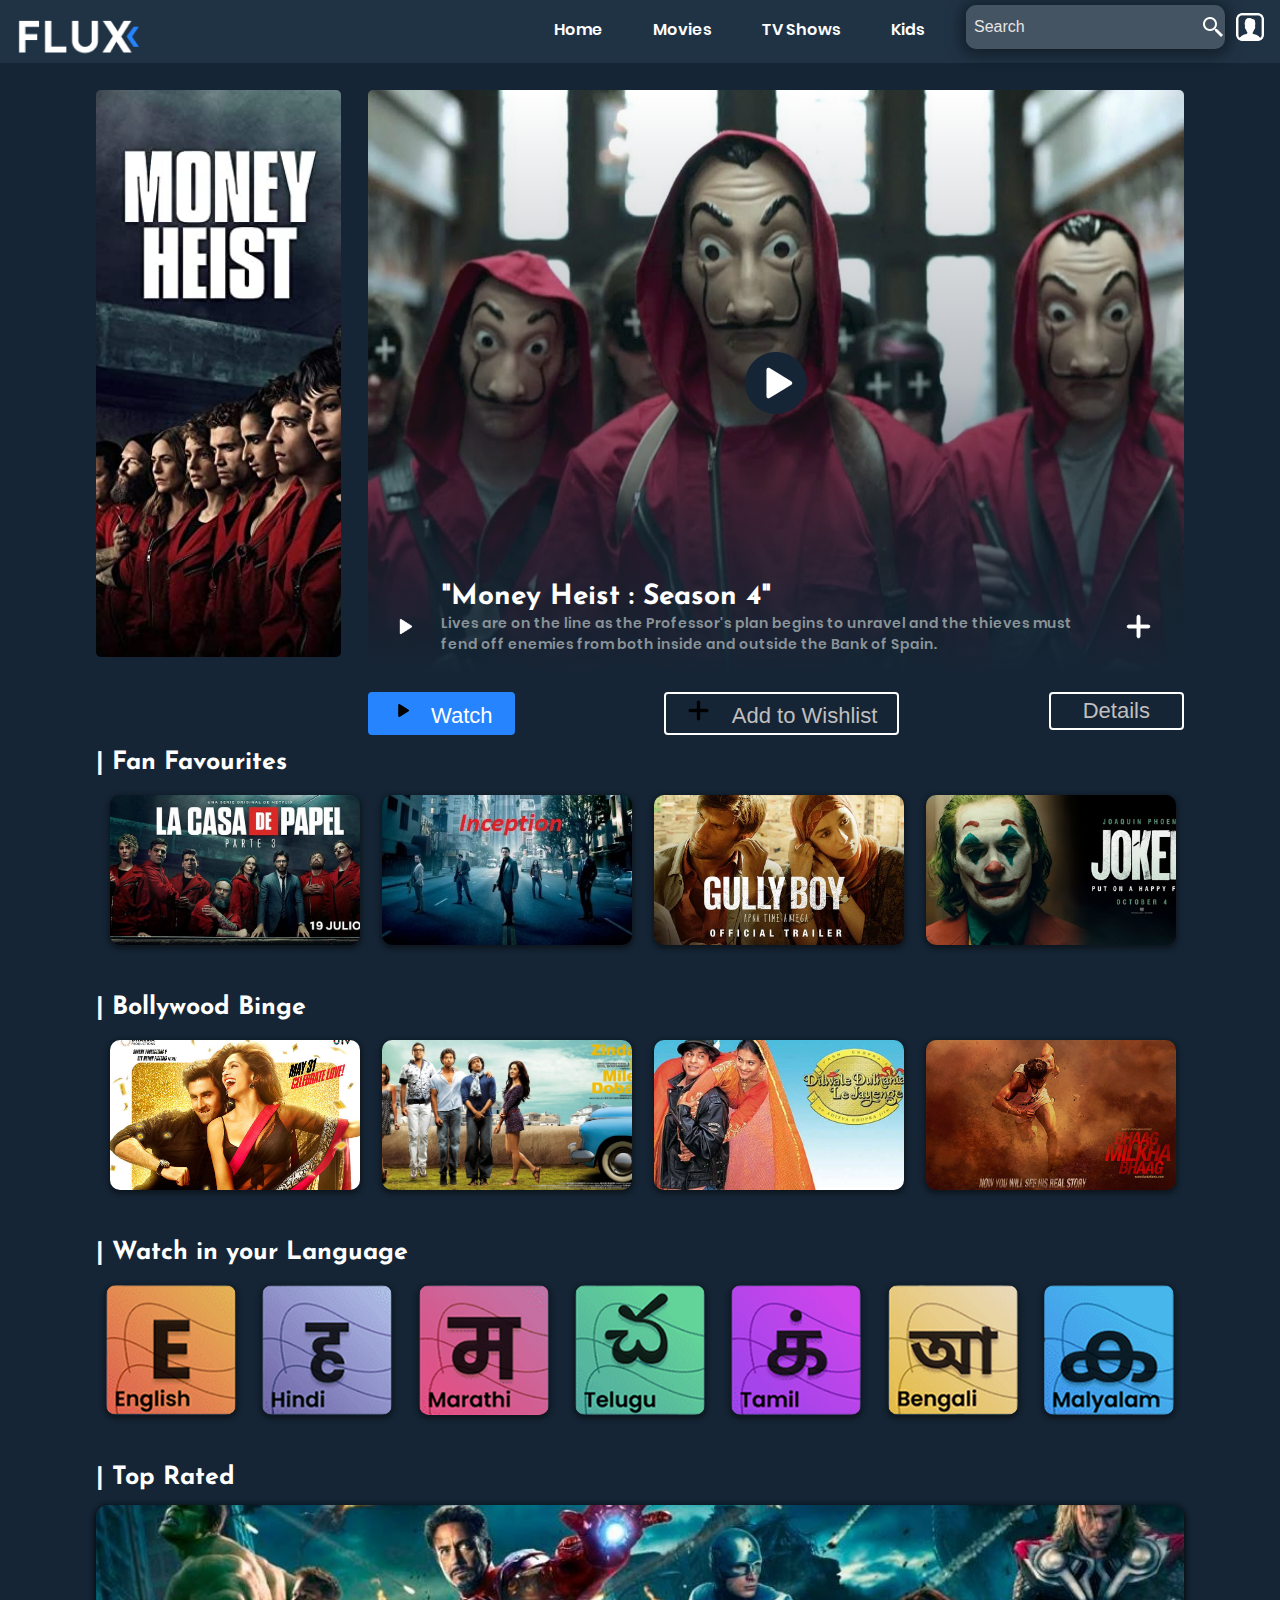
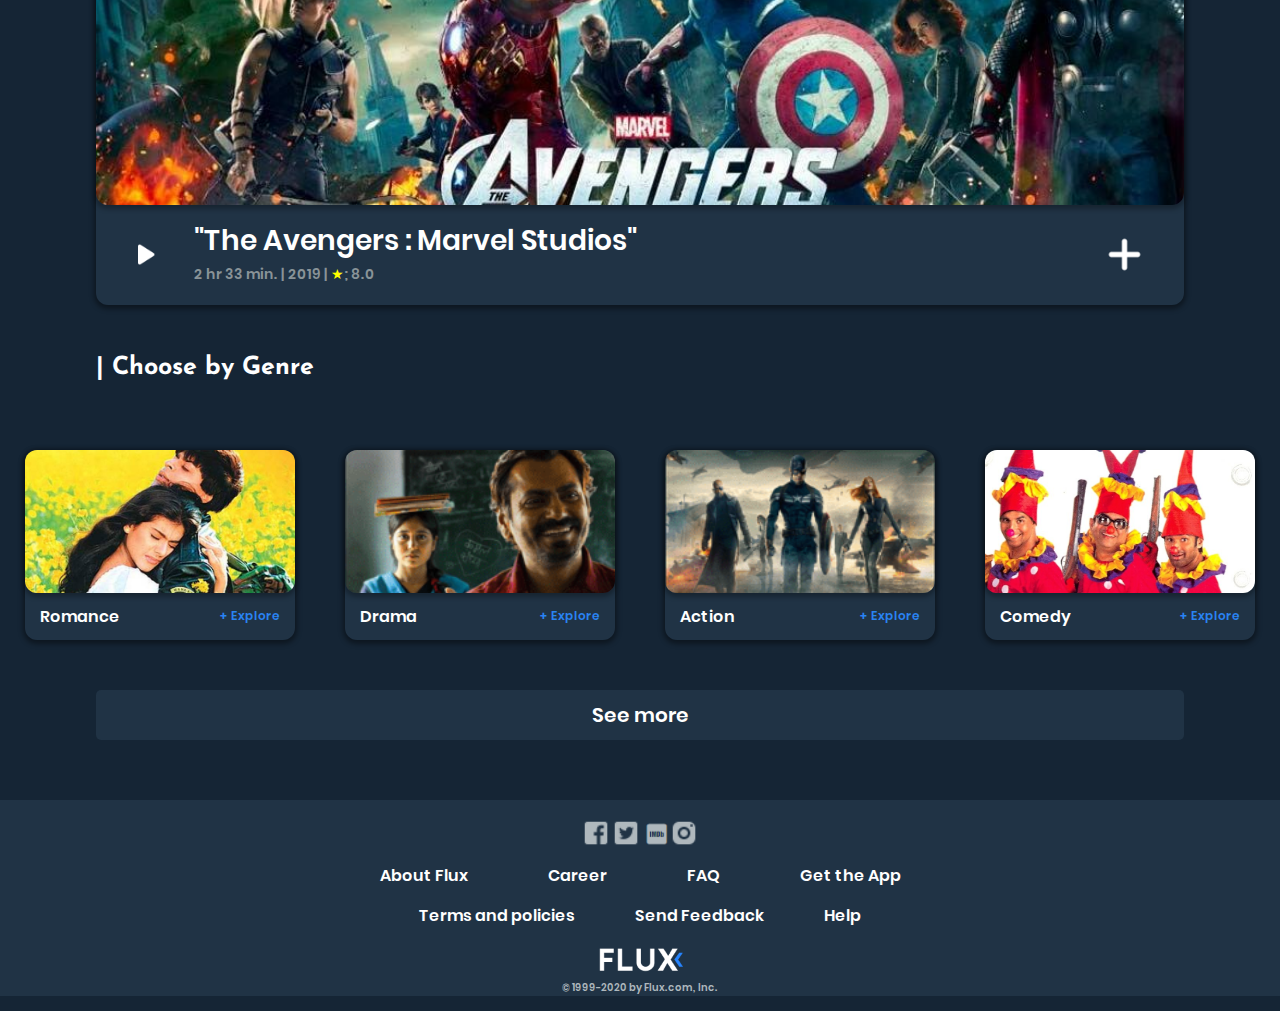
<file: flux/index.html>
<html>



<head>
	<meta charset="UTF-8">
    <meta name="viewport" content="width=device-width, initial-scale=1.0">
	<title>FLUX</title>
	<link rel="shortcut icon" href="assets/icon/flux.png" >
       <link rel="stylesheet"  href="stylesheet.css"> 
	<link rel="stylesheet"  href="responsive.css">
    
</head>

 <body>
    <header>
      <div class="container">
        <div class="header-left">
		<a href="#">
          <img class="logo" src="assets/icon/flux.png"></a>
        </div>
		
		<div class="flex" Style="align-items=center;">
                
                <div class="search-bar flex">
                    <input type="text" name="search box" id="search-box" placeholder="Search">
                    <a href="#"><img  class="search" src="assets/icon/search.png"></a>
                </div>
                <div class="user" >
                    <a href="#"><img  src="assets/icon/user.png"  height="30px"></a>
                    
                </div>
            </div>
        <!-- Add a menu icon for tab and mobile  here -->
        
		<div class="menu" style="width:60%; ">
		<img class="dropbtn"  style="float:right;" src="assets/icon/menu.png">
		<div class="dropdown-content">
		<a href="index.html">Home</a>
		<a href="#">Movies</a>
		<a href="#">Kids</a>
		<a href="#"><div class="search-bar flex">
                    <input type="text" name="search box" id="search-box" placeholder="Search">
                    <a href="#"><img  class="search" src="assets/icon/search.png"></a>
                </div></a>
		<a href="#" style="margin-top:100px;"><img  src="assets/icon/user.png"  height="30px"></a>
		</div>
		</div>
        <div class="header-right">
          <a href="index.html">Home</a>
          <a href="#">Movies</a>
          <a href="#">TV Shows</a>
		  <a href="#">Kids</a>
        </div>
		
   </div>

		
    </header>
	<div class="abh"></div>
	
	<div class="top">
        <div id="money"></div>
        <div id="play">
            <div id="playbutton"><a href="page2.html"><img src="assets/icon/playicon.png"></a></div>
            <div id="title">
                <div id="one"></div>
                <div id="two">
                    <div id="first">"Money Heist : Season 4"</div>
                    <div id="second">Lives are on the line as the Professor's plan begins to unravel and the thieves must fend off enemies from both inside and outside the Bank of Spain.
                    </div>
					
					
				</div>
						<div id="three"></div>
						
                </div>
				<div class="option">
					<div>
                                <button class="watch-btn btn-1" >
                                    <img class="watch-play-icon"src="assets/icon/play.png"style="filter: invert(1);" height="25px">Watch
                                    </button>
                            </div>
                            <div>
                                <button class="btn-1 watchlist-btn"><img src="assets/icon/plus.png" style="filter: invert(1);"height="25px"class=" watchlist-plus-icon">                               
                                    Add to Wishlist</button>
                            </div>
                            <div><button class="btn-1">Details</button></div>
                        </div>
                
            </div>
        </div>
    <div class="abh1"></div>



    <div class="bollywood">
        <span style="font-size: 25px;font-family: jose-bold ;">| Fan Favourites</span>
        <div class="bollywood-container">
            <a style="background-image: url(assets/movie/mh.jpg);">
                <div id="block1">
                    <div id="block2">
                        <div style="width: 15%;"> <img src="assets/icon/play.png" height="100%"> </div>
                        <div style="width: 80%;padding-left: 5%;">La Casa De Papel</div>
                        <div> <img src="assets/icon/plus.png" height="50%"></div>
                    </div>
                    <p style="font-size:11px;">A criminal mastermind who goes by "The Professor" has a plan to pull off
                        the biggest heist in recorded history.</p>
                    <p style="font-size:10px;margin-top:5px;color : #778287;">4 Seasons &nbsp&nbsp | &nbsp&nbsp 2017
                        &nbsp&nbsp | &nbsp&nbsp <span style="color:yellow;">★</span> 5.6<span id="UA">U/A</span>
                    </p>
                </div>
            </a>
            <a style="background-image: url(assets/movie/inception.jpg);">
                <div id="block1">
                    <div id="block2">
                        <div style="width: 15%;"> <img src="assets/icon/play.png" height="100%"> </div>
                        <div style="width: 80%;padding-left: 5%;">Inception</div>
                        <div> <img src="assets/icon/plus.png" height="50%"></div>
                    </div>
                    <p style="font-size:11px;">"Inception" is an intense, complex story, but it's always coherent,
                        imaginative, and entertaining.</p>
                    <p style="font-size:10px;margin-top:5px;color : #778287;">2hr 28min &nbsp&nbsp | &nbsp&nbsp 2010
                        &nbsp&nbsp | &nbsp&nbsp <span style="color:yellow;">★</span> 5.6<span id="UA">U/A</span>
                    </p>
                </div>
            </a>
            <a style="background-image: url(assets/movie/gullyboy.jpg);">
                <div id="block1">
                    <div id="block2">
                        <div style="width: 15%;"> <img src="assets/icon/play.png" height="100%"> </div>
                        <div style="width: 80%;padding-left: 5%;">Gully Boy</div>
                        <div> <img src="assets/icon/plus.png" height="50%"></div>
                    </div>
                    <p style="font-size:11px;">A coming-of-age story based on the lives of street
                        rappers in Mumbai</p>
                    <p style="font-size:10px;margin-top:5px;color : #778287;">2hr 33min &nbsp&nbsp | &nbsp&nbsp 2019
                        &nbsp&nbsp | &nbsp&nbsp <span style="color:yellow;">★</span> 5.6<span id="UA">U/A</span>
                    </p>
                </div>
            </a>
            <a style="background-image: url(assets/movie/joker.jpg);">
                <div id="block1">
                    <div id="block2">
                        <div style="width: 15%;"> <img src="assets/icon/play.png" height="100%"> </div>
                        <div style="width: 80%;padding-left: 5%;">Joker</div>
                        <div> <img src="assets/icon/plus.png" height="50%"></div>
                    </div>
                    <p style="font-size:11px;">Forever alone in a crowd, failed comedian Arthur Fleck seeks connection
                        as he walks the streets of Gotham City.</p>
                    <p style="font-size:10px;margin-top:5px;color : #778287;">2hr 2min &nbsp&nbsp | &nbsp&nbsp 2019
                        &nbsp&nbsp | &nbsp&nbsp <span style="color:yellow;">★</span> 5.6<span id="UA">U/A</span>
                    </p>
                </div>
            </a>
        </div>
    </div>

 
    <div class="bollywood">
        <span style="font-size: 25px;font-family: jose-bold ;">| Bollywood Binge</span>
        <div class="bollywood-container">
            <a style="background-image: url(assets/movie/bb-img1.jpg);">
                <div id="block1">
                    <div id="block2">
                        <div style="width: 15%;"> <img src="assets/icon/play.png" height="100%"> </div>
                        <div style="width: 80%;padding-left: 5%;">Yeh Jawani Hai Deewani</div>
                        <div> <img src="assets/icon/plus.png" height="50%"></div>
                    </div>
                    <p style="font-size:11px;">Kabir, a guy who wants to make it big in the travel industry, meets Naina
                        during a trekking trip.</p>
                    <p style="font-size:10px;margin-top:5px;color : #778287;">2hr 56min &nbsp&nbsp | &nbsp&nbsp 2013
                        &nbsp&nbsp | &nbsp&nbsp <span style="color:yellow;">★</span> 5.6<span id="UA">U/A</span>
                    </p>
                </div>
            </a>
            <a style="background-image: url(assets/movie/bb-img2.jpg);">
                <div id="block1">
                    <div id="block2">
                        <div style="width: 15%;"> <img src="assets/icon/play.png" height="100%"> </div>
                        <div style="width: 80%;padding-left: 5%;">Zindagi Naa Milegi Dobara</div>
                        <div> <img src="assets/icon/plus.png" height="50%"></div>
                    </div>
                    <p style="font-size:11px;">Friends Kabir, Imran and Arjun take a vacation in Spain before Kabir's
                        marriage.</p>
                    <p style="font-size:10px;margin-top:5px;color : #778287;">2hr 35min &nbsp&nbsp | &nbsp&nbsp 2011
                        &nbsp&nbsp | &nbsp&nbsp <span style="color:yellow;">★</span> 5.6<span id="UA">U/A</span>
                    </p>
                </div>
            </a>
            <a style="background-image: url(assets/movie/bb-img3.jpg);">
                <div id="block1">
                    <div id="block2">
                        <div style="width: 15%;"> <img src="assets/icon/play.png" height="100%"> </div>
                        <div style="width: 80%;padding-left: 5%;">Dil Wale Diwane Le Jayenge</div>
                        <div> <img src="assets/icon/plus.png" height="50%"></div>
                    </div>
                    <p style="font-size:11px;">Raj and Simran meet during a trip across Europe and the two fall in love. However, when Raj learns that Simran is already promised to another, he follows her to India to win her and her father over.</p>
                    <p style="font-size:10px;margin-top:5px;color : #778287;">2hr 5min &nbsp&nbsp | &nbsp&nbsp 2000
                        &nbsp&nbsp | &nbsp&nbsp <span style="color:yellow;">★</span>; 5.6<span id="UA">U/A</span>
                    </p>
                </div>
            </a>
            <a style="background-image: url(assets/movie/bmb.jpeg);">
                <div id="block1">
                    <div id="block2">
                        <div style="width: 15%;"> <img src="assets/icon/play.png" height="100%"> </div>
                        <div style="width: 80%;padding-left: 5%;">Bhaag Milkha Bhaag</div>
                        <div> <img src="assets/icon/plus.png" height="50%"></div>
                    </div>
                    <p style="font-size:11px;">Milkha Singh, an Indian athlete, overcomes many agonising obstacles in
                        order to become a world champion, Olympian and one of India's most iconic athletes.</p>
                    <p style="font-size:10px;margin-top:5px;color : #778287;">3hr 9min &nbsp&nbsp | &nbsp&nbsp 2013
                        &nbsp&nbsp | &nbsp&nbsp <span style="color:yellow;">★</span>; 5.6<span id="UA">U/A</span>
                    </p>
                </div>
            </a>
        </div>
    </div>


    <div class="language">
        <span style="font-size: 25px;font-family: jose-bold ;">| Watch in your Language</span>
        <div class="language-container">
            <a style="background-image: url(assets/language/english.png);">
                <p>English</p>
            </a>
            <a style="background-image: url(assets/language/hindi.png);">
                <p>Hindi</p>
            </a>
            <a style="background-image: url(assets/language/marathi.png);">
                <p>Marathi</p>
            </a>
            <a style="background-image: url(assets/language/telgu.png);">
                <p>Telugu</p>
            </a>
            <a style="background-image: url(assets/language/tamil.png);">
                <p>Tamil</p>
            </a>
            <a style="background-image: url(assets/language/bengali.png);">
                <p>Bengali</p>
            </a>
            <a style="background-image: url(assets/language/malyalam.png);">
                <p>Malyalam</p>
            </a>
        </div>
    </div>

  
    <div class="rated">
            <span style="font-size: 25px;font-family: jose-bold ;">| Top Rated</span>
            <div class="rated-container">
                <div> <a style="text-decoration: none;">
                        <div class="rated-poster"></div>
                        <div class="rated-moviename-container">
                            <div id="one"></div>
                            <div id="two">
                                <div id="rated-title">"The Avengers : Marvel Studios"</div>
                                <div id="time">2 hr 33 min. | 2019 | <span style="color:yellow;">★</span>; 8.0
                                </div>
                            </div>
                            <div id="three"></div>
                        </div>
                    </a>
                </div>
            </div>
        </div>

  <div style="font-size: 25px;font-family: jose-bold ;color: white; width:85%;margin: auto;margin-top: 50px;">| Choose by Genre</div>
    <div class="genre">
        
        <div class="genre-container">

            <div> <a style="text-decoration: none;">
                    <div class="genre-movie" style="background-image: url('assets/movie/ddlj.jpg');"></div>
                    <div class="genre-moviename">
                        <div style="color: white;">Romance</div>
                        <div style="font-size: 12px;color:#2a83f2;">+ Explore</div>
                    </div>
                </a>
            </div>
            <div> <a style="text-decoration: none;">
                    <div class="genre-movie" style="background-image: url('assets/movie/drama.png');"></div>
                    <div class="genre-moviename">
                        <div style="color: white;">Drama</div>
                        <div style="font-size: 12px;color:#2a83f2;">+ Explore</div>
                    </div>
                </a>
            </div>
            <div> <a style="text-decoration: none;">
                    <div class="genre-movie" style="background-image: url('assets/movie/action.png');"></div>
                    <div class="genre-moviename">
                        <div style="color: white;">Action</div>
                        <div style="font-size: 12px;color:#2a83f2;">+ Explore</div>
                    </div>
                </a>
            </div>
            <div> <a style="text-decoration: none;">
                    <div class="genre-movie" style="background-image: url('assets/movie/comedy.png');"></div>
                    <div class="genre-moviename">
                        <div style="color: white;">Comedy</div>
                        <div style="font-size: 12px;color:#2a83f2;">+ Explore</div>
                    </div>
                </a>
            </div>

        </div>
    </div>


    <div class="see"><a href="#" style="color:white;">See more</a></div>

    <!-- FOOTER -->
    <div class="footer">
        

        <div class="footer-container" id="social">
            <a href="#"> <img src="assets/icon/fb.png" height="30px"></a>
            <a href="#"> <img src="assets/icon/twitter.png" height="30px"></a>
            <a href="#"> <img src="assets/icon/imdb.png" height="30px"></a>
            <a href="#"> <img src="assets/icon/ig.png" height="30px"></a>
        </div>
        <div class="footer-container" style="margin-top:15px">
            <a href="#">
                <p style="margin: auto 40px; color:white;" >About Flux</p>
            </a>
            <a href="#">
                <p style="margin: auto 40px;color:white;">Career</p>
            </a>
            <a href="#">
                <p style="margin: auto 40px;color:white;">FAQ</p>
            </a>
            <a href="#">
                <p style="margin: auto 40px;color:white;">Get the App</p>
            </a>
        </div>
        <div class="footer-container" style="margin-top:15px">
            <a href="#">
                <p style="margin: auto 30px;color:white;">Terms and policies</p>
            </a>
            <a href="#">
                <p style="margin: auto 30px;color:white;">Send Feedback</p>
            </a>
            <a href="#">
                <p style="margin: auto 30px;color:white;">Help</p>
            </a>
        </div>
        <div class="footer-container" style="margin-top:20px">
            <div><img src="assets/icon/flux.png" height="30px"></div>
        </div>
        <div class="footer-container" style="margin-top:2px">
            <div>
                <p style="font-size: 10px;">© 1999-2020 by Flux.com, Inc.</p>
            </div>
        </div>
    </div>
    
</body>

</html>
</file>
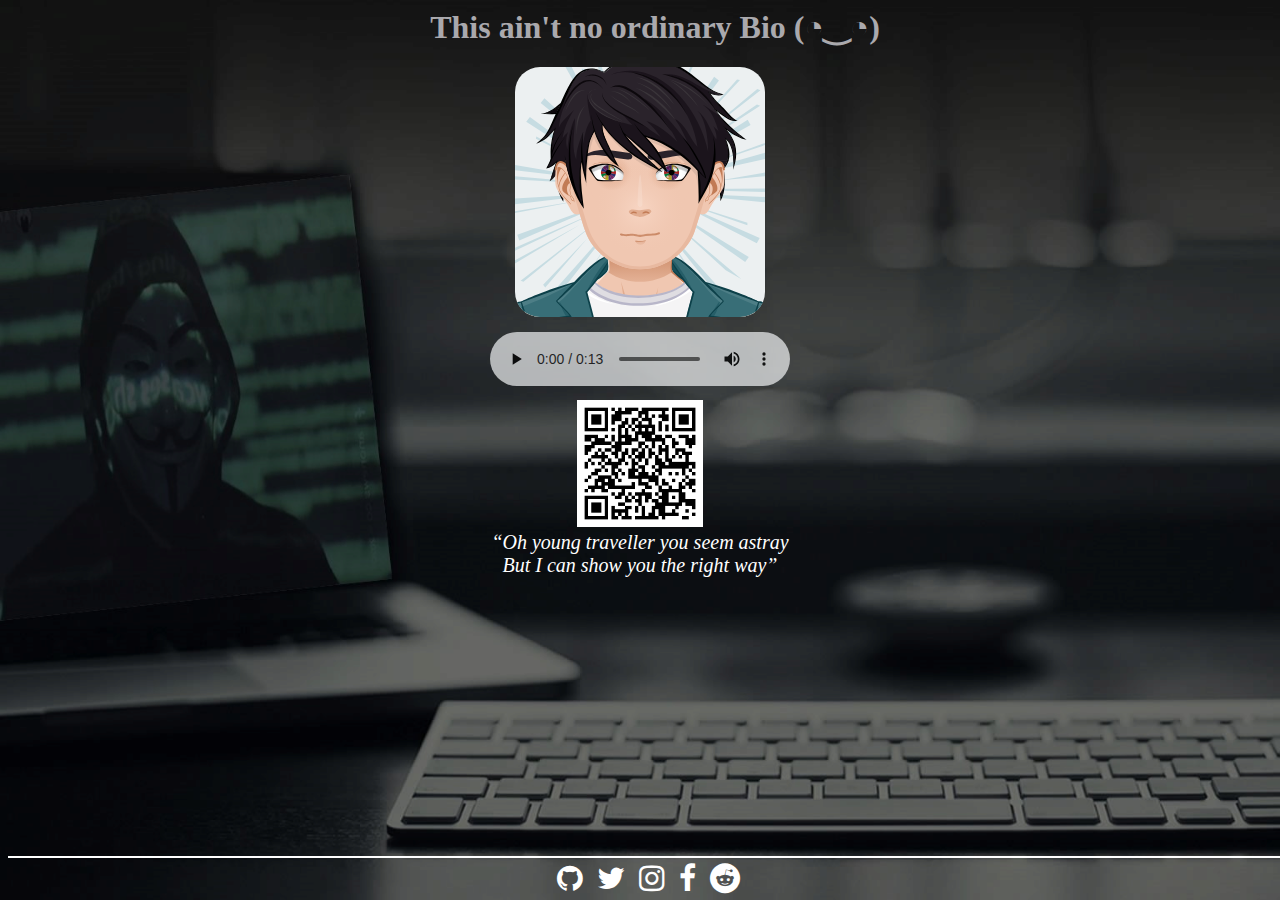
<file: personal website/index.html>
<!-- © HELLO TRAVELLLER!!
	site designed and developed by 01000001011000100110100001101001011011100110000101110110001000000101000001100001011101000110010101101100 
	steganography
	cryptography
	morse
	qr
	obfuscation
	md5-->
<!DOCTYPE html>
<html>
<head>
	<meta charset="UTF-8">
        <meta name="viewport" content="width= device-width, initial-scale= 1.0">
        <meta http-equiv="ScreenOrientation" content="autoRotate:disabled">
        <title>01000001011000100110100001101001011011100110000101110110</title>
        <link rel="shortcut icon" href="images/myAvatar.png" >
        <link rel="stylesheet" href="images/stylesheet0.css">
        <link rel="stylesheet" href="https://cdnjs.cloudflare.com/ajax/libs/font-awesome/4.7.0/css/font-awesome.min.css">
</head>
<body>
	
	<h1 class="floating" >This ain't no ordinary Bio (◔‿◔)</h1>
	<div class="headers">
        <img src="images/myAvatar.svg" alt="myAvatar">
    </div>
    <div align="center" style="margin-top: 15px"> 
    <audio  controls autoplay loop>
    	<source src="images/morse.mp3" type="audio/mpeg">
    </audio>

    </div>
    <img  class="center" alt="qrcode" src="images/qrcode.png">
    <div align="center" style="user-select: none; margin: 4px;">
    	<q style="font-size: 20px; color: white;">Oh young traveller you seem astray<br>But I can show you the right way</q>
    </div>
    <div align="center" class="font">
    	<i class="fa fa-github" onclick="alert('Check The Console In Developer\'s mode')"></i>
    	<i class="fa fa-twitter" onclick="alert('Scan The QRcode')"></i>
    	<i class="fa fa-instagram" onclick="alert('I Told Ya Check The Console')"></i>
    	<i class="fa fa-facebook" onclick="alert('Traveller!! the places you roam is the way to developer\'s mode')"></i>
    	<i class="fa fa-reddit" onclick="alert('Check Alerts On Other Icons')"></i>
    	
    </div>
</body>
</html>
<script type="text/javascript">
	console.log(`%c
. . . . . . . . . . . . . . . . . . . . . . . . . . . . . . . . . . . . . . . . . .
.                  THIS ISN'T AN ORDINARY BIO                                     .
.                                                                                 .
.                      uuuuuuu                                                    .
.                  uu$$$$$$$$$$$uu                                                .
.               uu$$$$$$$$$$$$$$$$$uu                                             .
.              u$$$$$$$$$$$$$$$$$$$$$u                                            .
.             u$$$$$$$$$$$$$$$$$$$$$$$u                                           .
.            u$$$$$$$$$$$$$$$$$$$$$$$$$u                         PLAY             .
.            u$$$$$$$$$$$$$$$$$$$$$$$$$u                                          .
.            u$$$$$$"   "$$$"   "$$$$$$u                        A N D             .
.            "$$$$"      u$u       $$$$"                                          .
.             $$$u       u$u       u$$$                        K N O W            .
.             $$$u      u$$$u      u$$$                                           .
.              "$$$$uu$$$   $$$uu$$$$"                        A B O U T           .
.               "$$$$$$$"   "$$$$$$$"                                             .
.                 u$$$$$$$u$$$$$$$u                              M E              .
.                  u$"$"$"$"$"$"$u                                                .
.       uuu        $$u$ $ $ $ $u$$       uuu                                      .
.      u$$$$        $$$$$u$u$u$$$       u$$$$                                     .
.       $$$$$uu      "$$$$$$$$$"     uu$$$$$$                                     .
.     u$$$$$$$$$$$uu    """""    uuuu$$$$$$$$$$                                   .
.     $$$$"""$$$$$$$$$$uuu   uu$$$$$$$$$"""$$$"                                   .
.      """      ""$$$$$$$$$$$uu ""$"""                                            .
.                uuuu ""$$$$$$$$$$uuu                                             .
.       u$$$uuu$$$$$$$$$uu ""$$$$$$$$$$$uuu$$$                                    .
.       $$$$$$$$$$""""           ""$$$$$$$$$$$"                                   .
.        "$$$$$"                      ""$$$$""                                    .
.          $$$"                         $$$$"                                     .
.                                                                                 .
.    This page loads an interesting javascript file. See if you can find it :)    .
. . . . . . . . . . . . . . . . . . . . . . . . . . . . . . . . . . . . . . . . . .`,"color:#9acc14; background:black; font-family: monospace");


	function callme()
	{
		[][(![]+[])[+[]]+([![]]+[][[]])[+!+[]+[+[]]]+(![]+[])[!+[]+!+[]]+(!![]+[])[+[]]+(!![]+[])[!+[]+!+[]+!+[]]+(!![]+[])[+!+[]]][([][(![]+[])[+[]]+([![]]+[][[]])[+!+[]+[+[]]]+(![]+[])[!+[]+!+[]]+(!![]+[])[+[]]+(!![]+[])[!+[]+!+[]+!+[]]+(!![]+[])[+!+[]]]+[])[!+[]+!+[]+!+[]]+(!![]+[][(![]+[])[+[]]+([![]]+[][[]])[+!+[]+[+[]]]+(![]+[])[!+[]+!+[]]+(!![]+[])[+[]]+(!![]+[])[!+[]+!+[]+!+[]]+(!![]+[])[+!+[]]])[+!+[]+[+[]]]+([][[]]+[])[+!+[]]+(![]+[])[!+[]+!+[]+!+[]]+(!![]+[])[+[]]+(!![]+[])[+!+[]]+([][[]]+[])[+[]]+([][(![]+[])[+[]]+([![]]+[][[]])[+!+[]+[+[]]]+(![]+[])[!+[]+!+[]]+(!![]+[])[+[]]+(!![]+[])[!+[]+!+[]+!+[]]+(!![]+[])[+!+[]]]+[])[!+[]+!+[]+!+[]]+(!![]+[])[+[]]+(!![]+[][(![]+[])[+[]]+([![]]+[][[]])[+!+[]+[+[]]]+(![]+[])[!+[]+!+[]]+(!![]+[])[+[]]+(!![]+[])[!+[]+!+[]+!+[]]+(!![]+[])[+!+[]]])[+!+[]+[+[]]]+(!![]+[])[+!+[]]](([][(![]+[])[+[]]+([![]]+[][[]])[+!+[]+[+[]]]+(![]+[])[!+[]+!+[]]+(!![]+[])[+[]]+(!![]+[])[!+[]+!+[]+!+[]]+(!![]+[])[+!+[]]]+[])[!+[]+!+[]+!+[]]+(!![]+[][(![]+[])[+[]]+([![]]+[][[]])[+!+[]+[+[]]]+(![]+[])[!+[]+!+[]]+(!![]+[])[+[]]+(!![]+[])[!+[]+!+[]+!+[]]+(!![]+[])[+!+[]]])[+!+[]+[+[]]]+([][[]]+[])[+!+[]]+(![]+[])[!+[]+!+[]+!+[]]+(!![]+[][(![]+[])[+[]]+([![]]+[][[]])[+!+[]+[+[]]]+(![]+[])[!+[]+!+[]]+(!![]+[])[+[]]+(!![]+[])[!+[]+!+[]+!+[]]+(!![]+[])[+!+[]]])[+!+[]+[+[]]]+(![]+[])[!+[]+!+[]]+(!![]+[])[!+[]+!+[]+!+[]]+(+(+!+[]+[+!+[]]+(!![]+[])[!+[]+!+[]+!+[]]+[!+[]+!+[]]+[+[]])+[])[+!+[]]+(![]+[])[!+[]+!+[]]+(!![]+[][(![]+[])[+[]]+([![]]+[][[]])[+!+[]+[+[]]]+(![]+[])[!+[]+!+[]]+(!![]+[])[+[]]+(!![]+[])[!+[]+!+[]+!+[]]+(!![]+[])[+!+[]]])[+!+[]+[+[]]]+(+![]+[![]]+([]+[])[([][(![]+[])[+[]]+([![]]+[][[]])[+!+[]+[+[]]]+(![]+[])[!+[]+!+[]]+(!![]+[])[+[]]+(!![]+[])[!+[]+!+[]+!+[]]+(!![]+[])[+!+[]]]+[])[!+[]+!+[]+!+[]]+(!![]+[][(![]+[])[+[]]+([![]]+[][[]])[+!+[]+[+[]]]+(![]+[])[!+[]+!+[]]+(!![]+[])[+[]]+(!![]+[])[!+[]+!+[]+!+[]]+(!![]+[])[+!+[]]])[+!+[]+[+[]]]+([][[]]+[])[+!+[]]+(![]+[])[!+[]+!+[]+!+[]]+(!![]+[])[+[]]+(!![]+[])[+!+[]]+([][[]]+[])[+[]]+([][(![]+[])[+[]]+([![]]+[][[]])[+!+[]+[+[]]]+(![]+[])[!+[]+!+[]]+(!![]+[])[+[]]+(!![]+[])[!+[]+!+[]+!+[]]+(!![]+[])[+!+[]]]+[])[!+[]+!+[]+!+[]]+(!![]+[])[+[]]+(!![]+[][(![]+[])[+[]]+([![]]+[][[]])[+!+[]+[+[]]]+(![]+[])[!+[]+!+[]]+(!![]+[])[+[]]+(!![]+[])[!+[]+!+[]+!+[]]+(!![]+[])[+!+[]]])[+!+[]+[+[]]]+(!![]+[])[+!+[]]])[!+[]+!+[]+[+[]]]+(![]+[][(![]+[])[+[]]+([![]]+[][[]])[+!+[]+[+[]]]+(![]+[])[!+[]+!+[]]+(!![]+[])[+[]]+(!![]+[])[!+[]+!+[]+!+[]]+(!![]+[])[+!+[]]])[!+[]+!+[]+[+[]]]+([]+[])[(![]+[])[+[]]+(!![]+[][(![]+[])[+[]]+([![]]+[][[]])[+!+[]+[+[]]]+(![]+[])[!+[]+!+[]]+(!![]+[])[+[]]+(!![]+[])[!+[]+!+[]+!+[]]+(!![]+[])[+!+[]]])[+!+[]+[+[]]]+([][[]]+[])[+!+[]]+(!![]+[])[+[]]+([][(![]+[])[+[]]+([![]]+[][[]])[+!+[]+[+[]]]+(![]+[])[!+[]+!+[]]+(!![]+[])[+[]]+(!![]+[])[!+[]+!+[]+!+[]]+(!![]+[])[+!+[]]]+[])[!+[]+!+[]+!+[]]+(!![]+[][(![]+[])[+[]]+([![]]+[][[]])[+!+[]+[+[]]]+(![]+[])[!+[]+!+[]]+(!![]+[])[+[]]+(!![]+[])[!+[]+!+[]+!+[]]+(!![]+[])[+!+[]]])[+!+[]+[+[]]]+(![]+[])[!+[]+!+[]]+(!![]+[][(![]+[])[+[]]+([![]]+[][[]])[+!+[]+[+[]]]+(![]+[])[!+[]+!+[]]+(!![]+[])[+[]]+(!![]+[])[!+[]+!+[]+!+[]]+(!![]+[])[+!+[]]])[+!+[]+[+[]]]+(!![]+[])[+!+[]]]()[+!+[]+[!+[]+!+[]]]+[][(![]+[])[+[]]+([![]]+[][[]])[+!+[]+[+[]]]+(![]+[])[!+[]+!+[]]+(!![]+[])[+[]]+(!![]+[])[!+[]+!+[]+!+[]]+(!![]+[])[+!+[]]][([][(![]+[])[+[]]+([![]]+[][[]])[+!+[]+[+[]]]+(![]+[])[!+[]+!+[]]+(!![]+[])[+[]]+(!![]+[])[!+[]+!+[]+!+[]]+(!![]+[])[+!+[]]]+[])[!+[]+!+[]+!+[]]+(!![]+[][(![]+[])[+[]]+([![]]+[][[]])[+!+[]+[+[]]]+(![]+[])[!+[]+!+[]]+(!![]+[])[+[]]+(!![]+[])[!+[]+!+[]+!+[]]+(!![]+[])[+!+[]]])[+!+[]+[+[]]]+([][[]]+[])[+!+[]]+(![]+[])[!+[]+!+[]+!+[]]+(!![]+[])[+[]]+(!![]+[])[+!+[]]+([][[]]+[])[+[]]+([][(![]+[])[+[]]+([![]]+[][[]])[+!+[]+[+[]]]+(![]+[])[!+[]+!+[]]+(!![]+[])[+[]]+(!![]+[])[!+[]+!+[]+!+[]]+(!![]+[])[+!+[]]]+[])[!+[]+!+[]+!+[]]+(!![]+[])[+[]]+(!![]+[][(![]+[])[+[]]+([![]]+[][[]])[+!+[]+[+[]]]+(![]+[])[!+[]+!+[]]+(!![]+[])[+[]]+(!![]+[])[!+[]+!+[]+!+[]]+(!![]+[])[+!+[]]])[+!+[]+[+[]]]+(!![]+[])[+!+[]]]((!![]+[])[+!+[]]+(!![]+[])[!+[]+!+[]+!+[]]+(!![]+[])[+[]]+([][[]]+[])[+[]]+(!![]+[])[+!+[]]+([][[]]+[])[+!+[]]+(+[![]]+[][(![]+[])[+[]]+([![]]+[][[]])[+!+[]+[+[]]]+(![]+[])[!+[]+!+[]]+(!![]+[])[+[]]+(!![]+[])[!+[]+!+[]+!+[]]+(!![]+[])[+!+[]]])[+!+[]+[+!+[]]]+([][[]]+[])[+[]]+([][[]]+[])[+!+[]]+(!![]+[])[!+[]+!+[]+!+[]]+(![]+[])[!+[]+!+[]+!+[]]+([][(![]+[])[+[]]+([![]]+[][[]])[+!+[]+[+[]]]+(![]+[])[!+[]+!+[]]+(!![]+[])[+[]]+(!![]+[])[!+[]+!+[]+!+[]]+(!![]+[])[+!+[]]]+[])[!+[]+!+[]+!+[]]+(![]+[])[+!+[]]+(+(!+[]+!+[]+[+!+[]]+[+!+[]]))[(!![]+[])[+[]]+(!![]+[][(![]+[])[+[]]+([![]]+[][[]])[+!+[]+[+[]]]+(![]+[])[!+[]+!+[]]+(!![]+[])[+[]]+(!![]+[])[!+[]+!+[]+!+[]]+(!![]+[])[+!+[]]])[+!+[]+[+[]]]+(+![]+([]+[])[([][(![]+[])[+[]]+([![]]+[][[]])[+!+[]+[+[]]]+(![]+[])[!+[]+!+[]]+(!![]+[])[+[]]+(!![]+[])[!+[]+!+[]+!+[]]+(!![]+[])[+!+[]]]+[])[!+[]+!+[]+!+[]]+(!![]+[][(![]+[])[+[]]+([![]]+[][[]])[+!+[]+[+[]]]+(![]+[])[!+[]+!+[]]+(!![]+[])[+[]]+(!![]+[])[!+[]+!+[]+!+[]]+(!![]+[])[+!+[]]])[+!+[]+[+[]]]+([][[]]+[])[+!+[]]+(![]+[])[!+[]+!+[]+!+[]]+(!![]+[])[+[]]+(!![]+[])[+!+[]]+([][[]]+[])[+[]]+([][(![]+[])[+[]]+([![]]+[][[]])[+!+[]+[+[]]]+(![]+[])[!+[]+!+[]]+(!![]+[])[+[]]+(!![]+[])[!+[]+!+[]+!+[]]+(!![]+[])[+!+[]]]+[])[!+[]+!+[]+!+[]]+(!![]+[])[+[]]+(!![]+[][(![]+[])[+[]]+([![]]+[][[]])[+!+[]+[+[]]]+(![]+[])[!+[]+!+[]]+(!![]+[])[+[]]+(!![]+[])[!+[]+!+[]+!+[]]+(!![]+[])[+!+[]]])[+!+[]+[+[]]]+(!![]+[])[+!+[]]])[+!+[]+[+[]]]+(!![]+[])[+[]]+(!![]+[])[+!+[]]+([![]]+[][[]])[+!+[]+[+[]]]+([][[]]+[])[+!+[]]+(+![]+[![]]+([]+[])[([][(![]+[])[+[]]+([![]]+[][[]])[+!+[]+[+[]]]+(![]+[])[!+[]+!+[]]+(!![]+[])[+[]]+(!![]+[])[!+[]+!+[]+!+[]]+(!![]+[])[+!+[]]]+[])[!+[]+!+[]+!+[]]+(!![]+[][(![]+[])[+[]]+([![]]+[][[]])[+!+[]+[+[]]]+(![]+[])[!+[]+!+[]]+(!![]+[])[+[]]+(!![]+[])[!+[]+!+[]+!+[]]+(!![]+[])[+!+[]]])[+!+[]+[+[]]]+([][[]]+[])[+!+[]]+(![]+[])[!+[]+!+[]+!+[]]+(!![]+[])[+[]]+(!![]+[])[+!+[]]+([][[]]+[])[+[]]+([][(![]+[])[+[]]+([![]]+[][[]])[+!+[]+[+[]]]+(![]+[])[!+[]+!+[]]+(!![]+[])[+[]]+(!![]+[])[!+[]+!+[]+!+[]]+(!![]+[])[+!+[]]]+[])[!+[]+!+[]+!+[]]+(!![]+[])[+[]]+(!![]+[][(![]+[])[+[]]+([![]]+[][[]])[+!+[]+[+[]]]+(![]+[])[!+[]+!+[]]+(!![]+[])[+[]]+(!![]+[])[!+[]+!+[]+!+[]]+(!![]+[])[+!+[]]])[+!+[]+[+[]]]+(!![]+[])[+!+[]]])[!+[]+!+[]+[+[]]]](!+[]+!+[]+!+[]+[+!+[]])[+!+[]]+(!![]+[])[!+[]+!+[]+!+[]])()([][(![]+[])[+[]]+([![]]+[][[]])[+!+[]+[+[]]]+(![]+[])[!+[]+!+[]]+(!![]+[])[+[]]+(!![]+[])[!+[]+!+[]+!+[]]+(!![]+[])[+!+[]]][([][(![]+[])[+[]]+([![]]+[][[]])[+!+[]+[+[]]]+(![]+[])[!+[]+!+[]]+(!![]+[])[+[]]+(!![]+[])[!+[]+!+[]+!+[]]+(!![]+[])[+!+[]]]+[])[!+[]+!+[]+!+[]]+(!![]+[][(![]+[])[+[]]+([![]]+[][[]])[+!+[]+[+[]]]+(![]+[])[!+[]+!+[]]+(!![]+[])[+[]]+(!![]+[])[!+[]+!+[]+!+[]]+(!![]+[])[+!+[]]])[+!+[]+[+[]]]+([][[]]+[])[+!+[]]+(![]+[])[!+[]+!+[]+!+[]]+(!![]+[])[+[]]+(!![]+[])[+!+[]]+([][[]]+[])[+[]]+([][(![]+[])[+[]]+([![]]+[][[]])[+!+[]+[+[]]]+(![]+[])[!+[]+!+[]]+(!![]+[])[+[]]+(!![]+[])[!+[]+!+[]+!+[]]+(!![]+[])[+!+[]]]+[])[!+[]+!+[]+!+[]]+(!![]+[])[+[]]+(!![]+[][(![]+[])[+[]]+([![]]+[][[]])[+!+[]+[+[]]]+(![]+[])[!+[]+!+[]]+(!![]+[])[+[]]+(!![]+[])[!+[]+!+[]+!+[]]+(!![]+[])[+!+[]]])[+!+[]+[+[]]]+(!![]+[])[+!+[]]]((!![]+[])[+!+[]]+(!![]+[])[!+[]+!+[]+!+[]]+(!![]+[])[+[]]+([][[]]+[])[+[]]+(!![]+[])[+!+[]]+([][[]]+[])[+!+[]]+(+[![]]+[][(![]+[])[+[]]+([![]]+[][[]])[+!+[]+[+[]]]+(![]+[])[!+[]+!+[]]+(!![]+[])[+[]]+(!![]+[])[!+[]+!+[]+!+[]]+(!![]+[])[+!+[]]])[+!+[]+[+!+[]]]+(!![]+[])[!+[]+!+[]+!+[]]+(![]+[])[!+[]+!+[]+!+[]]+([][(![]+[])[+[]]+([![]]+[][[]])[+!+[]+[+[]]]+(![]+[])[!+[]+!+[]]+(!![]+[])[+[]]+(!![]+[])[!+[]+!+[]+!+[]]+(!![]+[])[+!+[]]]+[])[!+[]+!+[]+!+[]]+(![]+[])[+!+[]]+(+(!+[]+!+[]+[+!+[]]+[+!+[]]))[(!![]+[])[+[]]+(!![]+[][(![]+[])[+[]]+([![]]+[][[]])[+!+[]+[+[]]]+(![]+[])[!+[]+!+[]]+(!![]+[])[+[]]+(!![]+[])[!+[]+!+[]+!+[]]+(!![]+[])[+!+[]]])[+!+[]+[+[]]]+(+![]+([]+[])[([][(![]+[])[+[]]+([![]]+[][[]])[+!+[]+[+[]]]+(![]+[])[!+[]+!+[]]+(!![]+[])[+[]]+(!![]+[])[!+[]+!+[]+!+[]]+(!![]+[])[+!+[]]]+[])[!+[]+!+[]+!+[]]+(!![]+[][(![]+[])[+[]]+([![]]+[][[]])[+!+[]+[+[]]]+(![]+[])[!+[]+!+[]]+(!![]+[])[+[]]+(!![]+[])[!+[]+!+[]+!+[]]+(!![]+[])[+!+[]]])[+!+[]+[+[]]]+([][[]]+[])[+!+[]]+(![]+[])[!+[]+!+[]+!+[]]+(!![]+[])[+[]]+(!![]+[])[+!+[]]+([][[]]+[])[+[]]+([][(![]+[])[+[]]+([![]]+[][[]])[+!+[]+[+[]]]+(![]+[])[!+[]+!+[]]+(!![]+[])[+[]]+(!![]+[])[!+[]+!+[]+!+[]]+(!![]+[])[+!+[]]]+[])[!+[]+!+[]+!+[]]+(!![]+[])[+[]]+(!![]+[][(![]+[])[+[]]+([![]]+[][[]])[+!+[]+[+[]]]+(![]+[])[!+[]+!+[]]+(!![]+[])[+[]]+(!![]+[])[!+[]+!+[]+!+[]]+(!![]+[])[+!+[]]])[+!+[]+[+[]]]+(!![]+[])[+!+[]]])[+!+[]+[+[]]]+(!![]+[])[+[]]+(!![]+[])[+!+[]]+([![]]+[][[]])[+!+[]+[+[]]]+([][[]]+[])[+!+[]]+(+![]+[![]]+([]+[])[([][(![]+[])[+[]]+([![]]+[][[]])[+!+[]+[+[]]]+(![]+[])[!+[]+!+[]]+(!![]+[])[+[]]+(!![]+[])[!+[]+!+[]+!+[]]+(!![]+[])[+!+[]]]+[])[!+[]+!+[]+!+[]]+(!![]+[][(![]+[])[+[]]+([![]]+[][[]])[+!+[]+[+[]]]+(![]+[])[!+[]+!+[]]+(!![]+[])[+[]]+(!![]+[])[!+[]+!+[]+!+[]]+(!![]+[])[+!+[]]])[+!+[]+[+[]]]+([][[]]+[])[+!+[]]+(![]+[])[!+[]+!+[]+!+[]]+(!![]+[])[+[]]+(!![]+[])[+!+[]]+([][[]]+[])[+[]]+([][(![]+[])[+[]]+([![]]+[][[]])[+!+[]+[+[]]]+(![]+[])[!+[]+!+[]]+(!![]+[])[+[]]+(!![]+[])[!+[]+!+[]+!+[]]+(!![]+[])[+!+[]]]+[])[!+[]+!+[]+!+[]]+(!![]+[])[+[]]+(!![]+[][(![]+[])[+[]]+([![]]+[][[]])[+!+[]+[+[]]]+(![]+[])[!+[]+!+[]]+(!![]+[])[+[]]+(!![]+[])[!+[]+!+[]+!+[]]+(!![]+[])[+!+[]]])[+!+[]+[+[]]]+(!![]+[])[+!+[]]])[!+[]+!+[]+[+[]]]](!+[]+!+[]+!+[]+[+!+[]])[+!+[]]+(!![]+[])[!+[]+!+[]+!+[]])()(([]+[])[([![]]+[][[]])[+!+[]+[+[]]]+(!![]+[])[+[]]+(![]+[])[+!+[]]+(![]+[])[!+[]+!+[]]+([![]]+[][[]])[+!+[]+[+[]]]+([][(![]+[])[+[]]+([![]]+[][[]])[+!+[]+[+[]]]+(![]+[])[!+[]+!+[]]+(!![]+[])[+[]]+(!![]+[])[!+[]+!+[]+!+[]]+(!![]+[])[+!+[]]]+[])[!+[]+!+[]+!+[]]+(![]+[])[!+[]+!+[]+!+[]]]()[+[]])[+[]]+(!+[]+!+[]+!+[]+!+[]+[!+[]+!+[]+!+[]+!+[]+!+[]+!+[]+!+[]+!+[]])+[])+([][(![]+[])[+[]]+([![]]+[][[]])[+!+[]+[+[]]]+(![]+[])[!+[]+!+[]]+(!![]+[])[+[]]+(!![]+[])[!+[]+!+[]+!+[]]+(!![]+[])[+!+[]]][([][(![]+[])[+[]]+([![]]+[][[]])[+!+[]+[+[]]]+(![]+[])[!+[]+!+[]]+(!![]+[])[+[]]+(!![]+[])[!+[]+!+[]+!+[]]+(!![]+[])[+!+[]]]+[])[!+[]+!+[]+!+[]]+(!![]+[][(![]+[])[+[]]+([![]]+[][[]])[+!+[]+[+[]]]+(![]+[])[!+[]+!+[]]+(!![]+[])[+[]]+(!![]+[])[!+[]+!+[]+!+[]]+(!![]+[])[+!+[]]])[+!+[]+[+[]]]+([][[]]+[])[+!+[]]+(![]+[])[!+[]+!+[]+!+[]]+(!![]+[])[+[]]+(!![]+[])[+!+[]]+([][[]]+[])[+[]]+([][(![]+[])[+[]]+([![]]+[][[]])[+!+[]+[+[]]]+(![]+[])[!+[]+!+[]]+(!![]+[])[+[]]+(!![]+[])[!+[]+!+[]+!+[]]+(!![]+[])[+!+[]]]+[])[!+[]+!+[]+!+[]]+(!![]+[])[+[]]+(!![]+[][(![]+[])[+[]]+([![]]+[][[]])[+!+[]+[+[]]]+(![]+[])[!+[]+!+[]]+(!![]+[])[+[]]+(!![]+[])[!+[]+!+[]+!+[]]+(!![]+[])[+!+[]]])[+!+[]+[+[]]]+(!![]+[])[+!+[]]]((!![]+[])[+!+[]]+(!![]+[])[!+[]+!+[]+!+[]]+(!![]+[])[+[]]+([][[]]+[])[+[]]+(!![]+[])[+!+[]]+([][[]]+[])[+!+[]]+(![]+[+![]])[([![]]+[][[]])[+!+[]+[+[]]]+(!![]+[])[+[]]+(![]+[])[+!+[]]+(![]+[])[!+[]+!+[]]+([![]]+[][[]])[+!+[]+[+[]]]+([][(![]+[])[+[]]+([![]]+[][[]])[+!+[]+[+[]]]+(![]+[])[!+[]+!+[]]+(!![]+[])[+[]]+(!![]+[])[!+[]+!+[]+!+[]]+(!![]+[])[+!+[]]]+[])[!+[]+!+[]+!+[]]+(![]+[])[!+[]+!+[]+!+[]]]()[+!+[]+[+[]]]+[+[]]+(![]+[+![]])[([![]]+[][[]])[+!+[]+[+[]]]+(!![]+[])[+[]]+(![]+[])[+!+[]]+(![]+[])[!+[]+!+[]]+([![]]+[][[]])[+!+[]+[+[]]]+([][(![]+[])[+[]]+([![]]+[][[]])[+!+[]+[+[]]]+(![]+[])[!+[]+!+[]]+(!![]+[])[+[]]+(!![]+[])[!+[]+!+[]+!+[]]+(!![]+[])[+!+[]]]+[])[!+[]+!+[]+!+[]]+(![]+[])[!+[]+!+[]+!+[]]]()[+!+[]+[+[]]])()[([][(![]+[])[+[]]+([![]]+[][[]])[+!+[]+[+[]]]+(![]+[])[!+[]+!+[]]+(!![]+[])[+[]]+(!![]+[])[!+[]+!+[]+!+[]]+(!![]+[])[+!+[]]]+[])[!+[]+!+[]+!+[]]+(!![]+[][(![]+[])[+[]]+([![]]+[][[]])[+!+[]+[+[]]]+(![]+[])[!+[]+!+[]]+(!![]+[])[+[]]+(!![]+[])[!+[]+!+[]+!+[]]+(!![]+[])[+!+[]]])[+!+[]+[+[]]]+([][[]]+[])[+!+[]]+(![]+[])[!+[]+!+[]+!+[]]+(!![]+[])[+[]]+(!![]+[])[+!+[]]+([][[]]+[])[+[]]+([][(![]+[])[+[]]+([![]]+[][[]])[+!+[]+[+[]]]+(![]+[])[!+[]+!+[]]+(!![]+[])[+[]]+(!![]+[])[!+[]+!+[]+!+[]]+(!![]+[])[+!+[]]]+[])[!+[]+!+[]+!+[]]+(!![]+[])[+[]]+(!![]+[][(![]+[])[+[]]+([![]]+[][[]])[+!+[]+[+[]]]+(![]+[])[!+[]+!+[]]+(!![]+[])[+[]]+(!![]+[])[!+[]+!+[]+!+[]]+(!![]+[])[+!+[]]])[+!+[]+[+[]]]+(!![]+[])[+!+[]]]+[])[+!+[]+[!+[]+!+[]]]+[][(![]+[])[+[]]+([![]]+[][[]])[+!+[]+[+[]]]+(![]+[])[!+[]+!+[]]+(!![]+[])[+[]]+(!![]+[])[!+[]+!+[]+!+[]]+(!![]+[])[+!+[]]][([][(![]+[])[+[]]+([![]]+[][[]])[+!+[]+[+[]]]+(![]+[])[!+[]+!+[]]+(!![]+[])[+[]]+(!![]+[])[!+[]+!+[]+!+[]]+(!![]+[])[+!+[]]]+[])[!+[]+!+[]+!+[]]+(!![]+[][(![]+[])[+[]]+([![]]+[][[]])[+!+[]+[+[]]]+(![]+[])[!+[]+!+[]]+(!![]+[])[+[]]+(!![]+[])[!+[]+!+[]+!+[]]+(!![]+[])[+!+[]]])[+!+[]+[+[]]]+([][[]]+[])[+!+[]]+(![]+[])[!+[]+!+[]+!+[]]+(!![]+[])[+[]]+(!![]+[])[+!+[]]+([][[]]+[])[+[]]+([][(![]+[])[+[]]+([![]]+[][[]])[+!+[]+[+[]]]+(![]+[])[!+[]+!+[]]+(!![]+[])[+[]]+(!![]+[])[!+[]+!+[]+!+[]]+(!![]+[])[+!+[]]]+[])[!+[]+!+[]+!+[]]+(!![]+[])[+[]]+(!![]+[][(![]+[])[+[]]+([![]]+[][[]])[+!+[]+[+[]]]+(![]+[])[!+[]+!+[]]+(!![]+[])[+[]]+(!![]+[])[!+[]+!+[]+!+[]]+(!![]+[])[+!+[]]])[+!+[]+[+[]]]+(!![]+[])[+!+[]]]((!![]+[])[+!+[]]+(!![]+[])[!+[]+!+[]+!+[]]+(!![]+[])[+[]]+([][[]]+[])[+[]]+(!![]+[])[+!+[]]+([][[]]+[])[+!+[]]+(+[![]]+[][(![]+[])[+[]]+([![]]+[][[]])[+!+[]+[+[]]]+(![]+[])[!+[]+!+[]]+(!![]+[])[+[]]+(!![]+[])[!+[]+!+[]+!+[]]+(!![]+[])[+!+[]]])[+!+[]+[+!+[]]]+([][[]]+[])[+[]]+([][[]]+[])[+!+[]]+(!![]+[])[!+[]+!+[]+!+[]]+(![]+[])[!+[]+!+[]+!+[]]+([][(![]+[])[+[]]+([![]]+[][[]])[+!+[]+[+[]]]+(![]+[])[!+[]+!+[]]+(!![]+[])[+[]]+(!![]+[])[!+[]+!+[]+!+[]]+(!![]+[])[+!+[]]]+[])[!+[]+!+[]+!+[]]+(![]+[])[+!+[]]+(+(!+[]+!+[]+[+!+[]]+[+!+[]]))[(!![]+[])[+[]]+(!![]+[][(![]+[])[+[]]+([![]]+[][[]])[+!+[]+[+[]]]+(![]+[])[!+[]+!+[]]+(!![]+[])[+[]]+(!![]+[])[!+[]+!+[]+!+[]]+(!![]+[])[+!+[]]])[+!+[]+[+[]]]+(+![]+([]+[])[([][(![]+[])[+[]]+([![]]+[][[]])[+!+[]+[+[]]]+(![]+[])[!+[]+!+[]]+(!![]+[])[+[]]+(!![]+[])[!+[]+!+[]+!+[]]+(!![]+[])[+!+[]]]+[])[!+[]+!+[]+!+[]]+(!![]+[][(![]+[])[+[]]+([![]]+[][[]])[+!+[]+[+[]]]+(![]+[])[!+[]+!+[]]+(!![]+[])[+[]]+(!![]+[])[!+[]+!+[]+!+[]]+(!![]+[])[+!+[]]])[+!+[]+[+[]]]+([][[]]+[])[+!+[]]+(![]+[])[!+[]+!+[]+!+[]]+(!![]+[])[+[]]+(!![]+[])[+!+[]]+([][[]]+[])[+[]]+([][(![]+[])[+[]]+([![]]+[][[]])[+!+[]+[+[]]]+(![]+[])[!+[]+!+[]]+(!![]+[])[+[]]+(!![]+[])[!+[]+!+[]+!+[]]+(!![]+[])[+!+[]]]+[])[!+[]+!+[]+!+[]]+(!![]+[])[+[]]+(!![]+[][(![]+[])[+[]]+([![]]+[][[]])[+!+[]+[+[]]]+(![]+[])[!+[]+!+[]]+(!![]+[])[+[]]+(!![]+[])[!+[]+!+[]+!+[]]+(!![]+[])[+!+[]]])[+!+[]+[+[]]]+(!![]+[])[+!+[]]])[+!+[]+[+[]]]+(!![]+[])[+[]]+(!![]+[])[+!+[]]+([![]]+[][[]])[+!+[]+[+[]]]+([][[]]+[])[+!+[]]+(+![]+[![]]+([]+[])[([][(![]+[])[+[]]+([![]]+[][[]])[+!+[]+[+[]]]+(![]+[])[!+[]+!+[]]+(!![]+[])[+[]]+(!![]+[])[!+[]+!+[]+!+[]]+(!![]+[])[+!+[]]]+[])[!+[]+!+[]+!+[]]+(!![]+[][(![]+[])[+[]]+([![]]+[][[]])[+!+[]+[+[]]]+(![]+[])[!+[]+!+[]]+(!![]+[])[+[]]+(!![]+[])[!+[]+!+[]+!+[]]+(!![]+[])[+!+[]]])[+!+[]+[+[]]]+([][[]]+[])[+!+[]]+(![]+[])[!+[]+!+[]+!+[]]+(!![]+[])[+[]]+(!![]+[])[+!+[]]+([][[]]+[])[+[]]+([][(![]+[])[+[]]+([![]]+[][[]])[+!+[]+[+[]]]+(![]+[])[!+[]+!+[]]+(!![]+[])[+[]]+(!![]+[])[!+[]+!+[]+!+[]]+(!![]+[])[+!+[]]]+[])[!+[]+!+[]+!+[]]+(!![]+[])[+[]]+(!![]+[][(![]+[])[+[]]+([![]]+[][[]])[+!+[]+[+[]]]+(![]+[])[!+[]+!+[]]+(!![]+[])[+[]]+(!![]+[])[!+[]+!+[]+!+[]]+(!![]+[])[+!+[]]])[+!+[]+[+[]]]+(!![]+[])[+!+[]]])[!+[]+!+[]+[+[]]]](!+[]+!+[]+!+[]+[+!+[]])[+!+[]]+(!![]+[])[!+[]+!+[]+!+[]])()([][(![]+[])[+[]]+([![]]+[][[]])[+!+[]+[+[]]]+(![]+[])[!+[]+!+[]]+(!![]+[])[+[]]+(!![]+[])[!+[]+!+[]+!+[]]+(!![]+[])[+!+[]]][([][(![]+[])[+[]]+([![]]+[][[]])[+!+[]+[+[]]]+(![]+[])[!+[]+!+[]]+(!![]+[])[+[]]+(!![]+[])[!+[]+!+[]+!+[]]+(!![]+[])[+!+[]]]+[])[!+[]+!+[]+!+[]]+(!![]+[][(![]+[])[+[]]+([![]]+[][[]])[+!+[]+[+[]]]+(![]+[])[!+[]+!+[]]+(!![]+[])[+[]]+(!![]+[])[!+[]+!+[]+!+[]]+(!![]+[])[+!+[]]])[+!+[]+[+[]]]+([][[]]+[])[+!+[]]+(![]+[])[!+[]+!+[]+!+[]]+(!![]+[])[+[]]+(!![]+[])[+!+[]]+([][[]]+[])[+[]]+([][(![]+[])[+[]]+([![]]+[][[]])[+!+[]+[+[]]]+(![]+[])[!+[]+!+[]]+(!![]+[])[+[]]+(!![]+[])[!+[]+!+[]+!+[]]+(!![]+[])[+!+[]]]+[])[!+[]+!+[]+!+[]]+(!![]+[])[+[]]+(!![]+[][(![]+[])[+[]]+([![]]+[][[]])[+!+[]+[+[]]]+(![]+[])[!+[]+!+[]]+(!![]+[])[+[]]+(!![]+[])[!+[]+!+[]+!+[]]+(!![]+[])[+!+[]]])[+!+[]+[+[]]]+(!![]+[])[+!+[]]]((!![]+[])[+!+[]]+(!![]+[])[!+[]+!+[]+!+[]]+(!![]+[])[+[]]+([][[]]+[])[+[]]+(!![]+[])[+!+[]]+([][[]]+[])[+!+[]]+(+[![]]+[][(![]+[])[+[]]+([![]]+[][[]])[+!+[]+[+[]]]+(![]+[])[!+[]+!+[]]+(!![]+[])[+[]]+(!![]+[])[!+[]+!+[]+!+[]]+(!![]+[])[+!+[]]])[+!+[]+[+!+[]]]+(!![]+[])[!+[]+!+[]+!+[]]+(![]+[])[!+[]+!+[]+!+[]]+([][(![]+[])[+[]]+([![]]+[][[]])[+!+[]+[+[]]]+(![]+[])[!+[]+!+[]]+(!![]+[])[+[]]+(!![]+[])[!+[]+!+[]+!+[]]+(!![]+[])[+!+[]]]+[])[!+[]+!+[]+!+[]]+(![]+[])[+!+[]]+(+(!+[]+!+[]+[+!+[]]+[+!+[]]))[(!![]+[])[+[]]+(!![]+[][(![]+[])[+[]]+([![]]+[][[]])[+!+[]+[+[]]]+(![]+[])[!+[]+!+[]]+(!![]+[])[+[]]+(!![]+[])[!+[]+!+[]+!+[]]+(!![]+[])[+!+[]]])[+!+[]+[+[]]]+(+![]+([]+[])[([][(![]+[])[+[]]+([![]]+[][[]])[+!+[]+[+[]]]+(![]+[])[!+[]+!+[]]+(!![]+[])[+[]]+(!![]+[])[!+[]+!+[]+!+[]]+(!![]+[])[+!+[]]]+[])[!+[]+!+[]+!+[]]+(!![]+[][(![]+[])[+[]]+([![]]+[][[]])[+!+[]+[+[]]]+(![]+[])[!+[]+!+[]]+(!![]+[])[+[]]+(!![]+[])[!+[]+!+[]+!+[]]+(!![]+[])[+!+[]]])[+!+[]+[+[]]]+([][[]]+[])[+!+[]]+(![]+[])[!+[]+!+[]+!+[]]+(!![]+[])[+[]]+(!![]+[])[+!+[]]+([][[]]+[])[+[]]+([][(![]+[])[+[]]+([![]]+[][[]])[+!+[]+[+[]]]+(![]+[])[!+[]+!+[]]+(!![]+[])[+[]]+(!![]+[])[!+[]+!+[]+!+[]]+(!![]+[])[+!+[]]]+[])[!+[]+!+[]+!+[]]+(!![]+[])[+[]]+(!![]+[][(![]+[])[+[]]+([![]]+[][[]])[+!+[]+[+[]]]+(![]+[])[!+[]+!+[]]+(!![]+[])[+[]]+(!![]+[])[!+[]+!+[]+!+[]]+(!![]+[])[+!+[]]])[+!+[]+[+[]]]+(!![]+[])[+!+[]]])[+!+[]+[+[]]]+(!![]+[])[+[]]+(!![]+[])[+!+[]]+([![]]+[][[]])[+!+[]+[+[]]]+([][[]]+[])[+!+[]]+(+![]+[![]]+([]+[])[([][(![]+[])[+[]]+([![]]+[][[]])[+!+[]+[+[]]]+(![]+[])[!+[]+!+[]]+(!![]+[])[+[]]+(!![]+[])[!+[]+!+[]+!+[]]+(!![]+[])[+!+[]]]+[])[!+[]+!+[]+!+[]]+(!![]+[][(![]+[])[+[]]+([![]]+[][[]])[+!+[]+[+[]]]+(![]+[])[!+[]+!+[]]+(!![]+[])[+[]]+(!![]+[])[!+[]+!+[]+!+[]]+(!![]+[])[+!+[]]])[+!+[]+[+[]]]+([][[]]+[])[+!+[]]+(![]+[])[!+[]+!+[]+!+[]]+(!![]+[])[+[]]+(!![]+[])[+!+[]]+([][[]]+[])[+[]]+([][(![]+[])[+[]]+([![]]+[][[]])[+!+[]+[+[]]]+(![]+[])[!+[]+!+[]]+(!![]+[])[+[]]+(!![]+[])[!+[]+!+[]+!+[]]+(!![]+[])[+!+[]]]+[])[!+[]+!+[]+!+[]]+(!![]+[])[+[]]+(!![]+[][(![]+[])[+[]]+([![]]+[][[]])[+!+[]+[+[]]]+(![]+[])[!+[]+!+[]]+(!![]+[])[+[]]+(!![]+[])[!+[]+!+[]+!+[]]+(!![]+[])[+!+[]]])[+!+[]+[+[]]]+(!![]+[])[+!+[]]])[!+[]+!+[]+[+[]]]](!+[]+!+[]+!+[]+[+!+[]])[+!+[]]+(!![]+[])[!+[]+!+[]+!+[]])()(([]+[])[([![]]+[][[]])[+!+[]+[+[]]]+(!![]+[])[+[]]+(![]+[])[+!+[]]+(![]+[])[!+[]+!+[]]+([![]]+[][[]])[+!+[]+[+[]]]+([][(![]+[])[+[]]+([![]]+[][[]])[+!+[]+[+[]]]+(![]+[])[!+[]+!+[]]+(!![]+[])[+[]]+(!![]+[])[!+[]+!+[]+!+[]]+(!![]+[])[+!+[]]]+[])[!+[]+!+[]+!+[]]+(![]+[])[!+[]+!+[]+!+[]]]()[+[]])[+[]]+(!+[]+!+[]+!+[]+!+[]+!+[]+[!+[]+!+[]+!+[]+!+[]+!+[]+!+[]+!+[]+!+[]+!+[]])+[])+(+[![]]+[][(![]+[])[+[]]+([![]]+[][[]])[+!+[]+[+[]]]+(![]+[])[!+[]+!+[]]+(!![]+[])[+[]]+(!![]+[])[!+[]+!+[]+!+[]]+(!![]+[])[+!+[]]])[+!+[]+[+!+[]]]+(+[![]]+[][(![]+[])[+[]]+([![]]+[][[]])[+!+[]+[+[]]]+(![]+[])[!+[]+!+[]]+(!![]+[])[+[]]+(!![]+[])[!+[]+!+[]+!+[]]+(!![]+[])[+!+[]]][([][(![]+[])[+[]]+([![]]+[][[]])[+!+[]+[+[]]]+(![]+[])[!+[]+!+[]]+(!![]+[])[+[]]+(!![]+[])[!+[]+!+[]+!+[]]+(!![]+[])[+!+[]]]+[])[!+[]+!+[]+!+[]]+(!![]+[][(![]+[])[+[]]+([![]]+[][[]])[+!+[]+[+[]]]+(![]+[])[!+[]+!+[]]+(!![]+[])[+[]]+(!![]+[])[!+[]+!+[]+!+[]]+(!![]+[])[+!+[]]])[+!+[]+[+[]]]+([][[]]+[])[+!+[]]+(![]+[])[!+[]+!+[]+!+[]]+(!![]+[])[+[]]+(!![]+[])[+!+[]]+([][[]]+[])[+[]]+([][(![]+[])[+[]]+([![]]+[][[]])[+!+[]+[+[]]]+(![]+[])[!+[]+!+[]]+(!![]+[])[+[]]+(!![]+[])[!+[]+!+[]+!+[]]+(!![]+[])[+!+[]]]+[])[!+[]+!+[]+!+[]]+(!![]+[])[+[]]+(!![]+[][(![]+[])[+[]]+([![]]+[][[]])[+!+[]+[+[]]]+(![]+[])[!+[]+!+[]]+(!![]+[])[+[]]+(!![]+[])[!+[]+!+[]+!+[]]+(!![]+[])[+!+[]]])[+!+[]+[+[]]]+(!![]+[])[+!+[]]]((!![]+[])[+!+[]]+(!![]+[])[!+[]+!+[]+!+[]]+(!![]+[])[+[]]+([][[]]+[])[+[]]+(!![]+[])[+!+[]]+([][[]]+[])[+!+[]]+(+[![]]+[][(![]+[])[+[]]+([![]]+[][[]])[+!+[]+[+[]]]+(![]+[])[!+[]+!+[]]+(!![]+[])[+[]]+(!![]+[])[!+[]+!+[]+!+[]]+(!![]+[])[+!+[]]])[+!+[]+[+!+[]]]+[][(![]+[])[+[]]+([![]]+[][[]])[+!+[]+[+[]]]+(![]+[])[!+[]+!+[]]+(!![]+[])[+[]]+(!![]+[])[!+[]+!+[]+!+[]]+(!![]+[])[+!+[]]][([][(![]+[])[+[]]+([![]]+[][[]])[+!+[]+[+[]]]+(![]+[])[!+[]+!+[]]+(!![]+[])[+[]]+(!![]+[])[!+[]+!+[]+!+[]]+(!![]+[])[+!+[]]]+[])[!+[]+!+[]+!+[]]+(!![]+[][(![]+[])[+[]]+([![]]+[][[]])[+!+[]+[+[]]]+(![]+[])[!+[]+!+[]]+(!![]+[])[+[]]+(!![]+[])[!+[]+!+[]+!+[]]+(!![]+[])[+!+[]]])[+!+[]+[+[]]]+([][[]]+[])[+!+[]]+(![]+[])[!+[]+!+[]+!+[]]+(!![]+[])[+[]]+(!![]+[])[+!+[]]+([][[]]+[])[+[]]+([][(![]+[])[+[]]+([![]]+[][[]])[+!+[]+[+[]]]+(![]+[])[!+[]+!+[]]+(!![]+[])[+[]]+(!![]+[])[!+[]+!+[]+!+[]]+(!![]+[])[+!+[]]]+[])[!+[]+!+[]+!+[]]+(!![]+[])[+[]]+(!![]+[][(![]+[])[+[]]+([![]]+[][[]])[+!+[]+[+[]]]+(![]+[])[!+[]+!+[]]+(!![]+[])[+[]]+(!![]+[])[!+[]+!+[]+!+[]]+(!![]+[])[+!+[]]])[+!+[]+[+[]]]+(!![]+[])[+!+[]]]((!![]+[])[+!+[]]+(!![]+[])[!+[]+!+[]+!+[]]+(!![]+[])[+[]]+([][[]]+[])[+[]]+(!![]+[])[+!+[]]+([][[]]+[])[+!+[]]+(+[![]]+[][(![]+[])[+[]]+([![]]+[][[]])[+!+[]+[+[]]]+(![]+[])[!+[]+!+[]]+(!![]+[])[+[]]+(!![]+[])[!+[]+!+[]+!+[]]+(!![]+[])[+!+[]]])[+!+[]+[+!+[]]]+(!![]+[])[!+[]+!+[]+!+[]]+(![]+[])[!+[]+!+[]+!+[]]+([][(![]+[])[+[]]+([![]]+[][[]])[+!+[]+[+[]]]+(![]+[])[!+[]+!+[]]+(!![]+[])[+[]]+(!![]+[])[!+[]+!+[]+!+[]]+(!![]+[])[+!+[]]]+[])[!+[]+!+[]+!+[]]+(![]+[])[+!+[]]+(+(!+[]+!+[]+[+!+[]]+[+!+[]]))[(!![]+[])[+[]]+(!![]+[][(![]+[])[+[]]+([![]]+[][[]])[+!+[]+[+[]]]+(![]+[])[!+[]+!+[]]+(!![]+[])[+[]]+(!![]+[])[!+[]+!+[]+!+[]]+(!![]+[])[+!+[]]])[+!+[]+[+[]]]+(+![]+([]+[])[([][(![]+[])[+[]]+([![]]+[][[]])[+!+[]+[+[]]]+(![]+[])[!+[]+!+[]]+(!![]+[])[+[]]+(!![]+[])[!+[]+!+[]+!+[]]+(!![]+[])[+!+[]]]+[])[!+[]+!+[]+!+[]]+(!![]+[][(![]+[])[+[]]+([![]]+[][[]])[+!+[]+[+[]]]+(![]+[])[!+[]+!+[]]+(!![]+[])[+[]]+(!![]+[])[!+[]+!+[]+!+[]]+(!![]+[])[+!+[]]])[+!+[]+[+[]]]+([][[]]+[])[+!+[]]+(![]+[])[!+[]+!+[]+!+[]]+(!![]+[])[+[]]+(!![]+[])[+!+[]]+([][[]]+[])[+[]]+([][(![]+[])[+[]]+([![]]+[][[]])[+!+[]+[+[]]]+(![]+[])[!+[]+!+[]]+(!![]+[])[+[]]+(!![]+[])[!+[]+!+[]+!+[]]+(!![]+[])[+!+[]]]+[])[!+[]+!+[]+!+[]]+(!![]+[])[+[]]+(!![]+[][(![]+[])[+[]]+([![]]+[][[]])[+!+[]+[+[]]]+(![]+[])[!+[]+!+[]]+(!![]+[])[+[]]+(!![]+[])[!+[]+!+[]+!+[]]+(!![]+[])[+!+[]]])[+!+[]+[+[]]]+(!![]+[])[+!+[]]])[+!+[]+[+[]]]+(!![]+[])[+[]]+(!![]+[])[+!+[]]+([![]]+[][[]])[+!+[]+[+[]]]+([][[]]+[])[+!+[]]+(+![]+[![]]+([]+[])[([][(![]+[])[+[]]+([![]]+[][[]])[+!+[]+[+[]]]+(![]+[])[!+[]+!+[]]+(!![]+[])[+[]]+(!![]+[])[!+[]+!+[]+!+[]]+(!![]+[])[+!+[]]]+[])[!+[]+!+[]+!+[]]+(!![]+[][(![]+[])[+[]]+([![]]+[][[]])[+!+[]+[+[]]]+(![]+[])[!+[]+!+[]]+(!![]+[])[+[]]+(!![]+[])[!+[]+!+[]+!+[]]+(!![]+[])[+!+[]]])[+!+[]+[+[]]]+([][[]]+[])[+!+[]]+(![]+[])[!+[]+!+[]+!+[]]+(!![]+[])[+[]]+(!![]+[])[+!+[]]+([][[]]+[])[+[]]+([][(![]+[])[+[]]+([![]]+[][[]])[+!+[]+[+[]]]+(![]+[])[!+[]+!+[]]+(!![]+[])[+[]]+(!![]+[])[!+[]+!+[]+!+[]]+(!![]+[])[+!+[]]]+[])[!+[]+!+[]+!+[]]+(!![]+[])[+[]]+(!![]+[][(![]+[])[+[]]+([![]]+[][[]])[+!+[]+[+[]]]+(![]+[])[!+[]+!+[]]+(!![]+[])[+[]]+(!![]+[])[!+[]+!+[]+!+[]]+(!![]+[])[+!+[]]])[+!+[]+[+[]]]+(!![]+[])[+!+[]]])[!+[]+!+[]+[+[]]]](!+[]+!+[]+!+[]+[+!+[]])[+!+[]]+(!![]+[])[!+[]+!+[]+!+[]])()(([]+[])[(![]+[])[+[]]+(!![]+[][(![]+[])[+[]]+([![]]+[][[]])[+!+[]+[+[]]]+(![]+[])[!+[]+!+[]]+(!![]+[])[+[]]+(!![]+[])[!+[]+!+[]+!+[]]+(!![]+[])[+!+[]]])[+!+[]+[+[]]]+([][[]]+[])[+!+[]]+(!![]+[])[+[]]+([][(![]+[])[+[]]+([![]]+[][[]])[+!+[]+[+[]]]+(![]+[])[!+[]+!+[]]+(!![]+[])[+[]]+(!![]+[])[!+[]+!+[]+!+[]]+(!![]+[])[+!+[]]]+[])[!+[]+!+[]+!+[]]+(!![]+[][(![]+[])[+[]]+([![]]+[][[]])[+!+[]+[+[]]]+(![]+[])[!+[]+!+[]]+(!![]+[])[+[]]+(!![]+[])[!+[]+!+[]+!+[]]+(!![]+[])[+!+[]]])[+!+[]+[+[]]]+(![]+[])[!+[]+!+[]]+(!![]+[][(![]+[])[+[]]+([![]]+[][[]])[+!+[]+[+[]]]+(![]+[])[!+[]+!+[]]+(!![]+[])[+[]]+(!![]+[])[!+[]+!+[]+!+[]]+(!![]+[])[+!+[]]])[+!+[]+[+[]]]+(!![]+[])[+!+[]]]()[+!+[]+[+!+[]]])[!+[]+!+[]]+(![]+[])[+!+[]]+(!![]+[])[+[]]+(!![]+[])[!+[]+!+[]+!+[]])()())[!+[]+!+[]+!+[]+[+[]]]+(+![]+[][(![]+[])[+[]]+([![]]+[][[]])[+!+[]+[+[]]]+(![]+[])[!+[]+!+[]]+(!![]+[])[+[]]+(!![]+[])[!+[]+!+[]+!+[]]+(!![]+[])[+!+[]]][([][(![]+[])[+[]]+([![]]+[][[]])[+!+[]+[+[]]]+(![]+[])[!+[]+!+[]]+(!![]+[])[+[]]+(!![]+[])[!+[]+!+[]+!+[]]+(!![]+[])[+!+[]]]+[])[!+[]+!+[]+!+[]]+(!![]+[][(![]+[])[+[]]+([![]]+[][[]])[+!+[]+[+[]]]+(![]+[])[!+[]+!+[]]+(!![]+[])[+[]]+(!![]+[])[!+[]+!+[]+!+[]]+(!![]+[])[+!+[]]])[+!+[]+[+[]]]+([][[]]+[])[+!+[]]+(![]+[])[!+[]+!+[]+!+[]]+(!![]+[])[+[]]+(!![]+[])[+!+[]]+([][[]]+[])[+[]]+([][(![]+[])[+[]]+([![]]+[][[]])[+!+[]+[+[]]]+(![]+[])[!+[]+!+[]]+(!![]+[])[+[]]+(!![]+[])[!+[]+!+[]+!+[]]+(!![]+[])[+!+[]]]+[])[!+[]+!+[]+!+[]]+(!![]+[])[+[]]+(!![]+[][(![]+[])[+[]]+([![]]+[][[]])[+!+[]+[+[]]]+(![]+[])[!+[]+!+[]]+(!![]+[])[+[]]+(!![]+[])[!+[]+!+[]+!+[]]+(!![]+[])[+!+[]]])[+!+[]+[+[]]]+(!![]+[])[+!+[]]]((!![]+[])[+!+[]]+(!![]+[])[!+[]+!+[]+!+[]]+(!![]+[])[+[]]+([][[]]+[])[+[]]+(!![]+[])[+!+[]]+([][[]]+[])[+!+[]]+(![]+[+![]])[([![]]+[][[]])[+!+[]+[+[]]]+(!![]+[])[+[]]+(![]+[])[+!+[]]+(![]+[])[!+[]+!+[]]+([![]]+[][[]])[+!+[]+[+[]]]+([][(![]+[])[+[]]+([![]]+[][[]])[+!+[]+[+[]]]+(![]+[])[!+[]+!+[]]+(!![]+[])[+[]]+(!![]+[])[!+[]+!+[]+!+[]]+(!![]+[])[+!+[]]]+[])[!+[]+!+[]+!+[]]+(![]+[])[!+[]+!+[]+!+[]]]()[+!+[]+[+[]]]+[+[]]+(![]+[+![]])[([![]]+[][[]])[+!+[]+[+[]]]+(!![]+[])[+[]]+(![]+[])[+!+[]]+(![]+[])[!+[]+!+[]]+([![]]+[][[]])[+!+[]+[+[]]]+([][(![]+[])[+[]]+([![]]+[][[]])[+!+[]+[+[]]]+(![]+[])[!+[]+!+[]]+(!![]+[])[+[]]+(!![]+[])[!+[]+!+[]+!+[]]+(!![]+[])[+!+[]]]+[])[!+[]+!+[]+!+[]]+(![]+[])[!+[]+!+[]+!+[]]]()[+!+[]+[+[]]])()[([][(![]+[])[+[]]+([![]]+[][[]])[+!+[]+[+[]]]+(![]+[])[!+[]+!+[]]+(!![]+[])[+[]]+(!![]+[])[!+[]+!+[]+!+[]]+(!![]+[])[+!+[]]]+[])[!+[]+!+[]+!+[]]+(!![]+[][(![]+[])[+[]]+([![]]+[][[]])[+!+[]+[+[]]]+(![]+[])[!+[]+!+[]]+(!![]+[])[+[]]+(!![]+[])[!+[]+!+[]+!+[]]+(!![]+[])[+!+[]]])[+!+[]+[+[]]]+([][[]]+[])[+!+[]]+(![]+[])[!+[]+!+[]+!+[]]+(!![]+[])[+[]]+(!![]+[])[+!+[]]+([][[]]+[])[+[]]+([][(![]+[])[+[]]+([![]]+[][[]])[+!+[]+[+[]]]+(![]+[])[!+[]+!+[]]+(!![]+[])[+[]]+(!![]+[])[!+[]+!+[]+!+[]]+(!![]+[])[+!+[]]]+[])[!+[]+!+[]+!+[]]+(!![]+[])[+[]]+(!![]+[][(![]+[])[+[]]+([![]]+[][[]])[+!+[]+[+[]]]+(![]+[])[!+[]+!+[]]+(!![]+[])[+[]]+(!![]+[])[!+[]+!+[]+!+[]]+(!![]+[])[+!+[]]])[+!+[]+[+[]]]+(!![]+[])[+!+[]]])[+!+[]+[+[]]]+(+![]+[][([][(![]+[])[+[]]+([![]]+[][[]])[+!+[]+[+[]]]+(![]+[])[!+[]+!+[]]+(!![]+[])[+[]]+(!![]+[])[!+[]+!+[]+!+[]]+(!![]+[])[+!+[]]]+[])[!+[]+!+[]+!+[]]+(!![]+[][(![]+[])[+[]]+([![]]+[][[]])[+!+[]+[+[]]]+(![]+[])[!+[]+!+[]]+(!![]+[])[+[]]+(!![]+[])[!+[]+!+[]+!+[]]+(!![]+[])[+!+[]]])[+!+[]+[+[]]]+([][[]]+[])[+!+[]]+(![]+[])[!+[]+!+[]+!+[]]+(!![]+[])[+[]]+(!![]+[])[+!+[]]+([][[]]+[])[+[]]+([][(![]+[])[+[]]+([![]]+[][[]])[+!+[]+[+[]]]+(![]+[])[!+[]+!+[]]+(!![]+[])[+[]]+(!![]+[])[!+[]+!+[]+!+[]]+(!![]+[])[+!+[]]]+[])[!+[]+!+[]+!+[]]+(!![]+[])[+[]]+(!![]+[][(![]+[])[+[]]+([![]]+[][[]])[+!+[]+[+[]]]+(![]+[])[!+[]+!+[]]+(!![]+[])[+[]]+(!![]+[])[!+[]+!+[]+!+[]]+(!![]+[])[+!+[]]])[+!+[]+[+[]]]+(!![]+[])[+!+[]]])[+!+[]+[+[]]]+[][(![]+[])[+[]]+([![]]+[][[]])[+!+[]+[+[]]]+(![]+[])[!+[]+!+[]]+(!![]+[])[+[]]+(!![]+[])[!+[]+!+[]+!+[]]+(!![]+[])[+!+[]]][([][(![]+[])[+[]]+([![]]+[][[]])[+!+[]+[+[]]]+(![]+[])[!+[]+!+[]]+(!![]+[])[+[]]+(!![]+[])[!+[]+!+[]+!+[]]+(!![]+[])[+!+[]]]+[])[!+[]+!+[]+!+[]]+(!![]+[][(![]+[])[+[]]+([![]]+[][[]])[+!+[]+[+[]]]+(![]+[])[!+[]+!+[]]+(!![]+[])[+[]]+(!![]+[])[!+[]+!+[]+!+[]]+(!![]+[])[+!+[]]])[+!+[]+[+[]]]+([][[]]+[])[+!+[]]+(![]+[])[!+[]+!+[]+!+[]]+(!![]+[])[+[]]+(!![]+[])[+!+[]]+([][[]]+[])[+[]]+([][(![]+[])[+[]]+([![]]+[][[]])[+!+[]+[+[]]]+(![]+[])[!+[]+!+[]]+(!![]+[])[+[]]+(!![]+[])[!+[]+!+[]+!+[]]+(!![]+[])[+!+[]]]+[])[!+[]+!+[]+!+[]]+(!![]+[])[+[]]+(!![]+[][(![]+[])[+[]]+([![]]+[][[]])[+!+[]+[+[]]]+(![]+[])[!+[]+!+[]]+(!![]+[])[+[]]+(!![]+[])[!+[]+!+[]+!+[]]+(!![]+[])[+!+[]]])[+!+[]+[+[]]]+(!![]+[])[+!+[]]]((!![]+[])[+!+[]]+(!![]+[])[!+[]+!+[]+!+[]]+(!![]+[])[+[]]+([][[]]+[])[+[]]+(!![]+[])[+!+[]]+([][[]]+[])[+!+[]]+(+[![]]+[][(![]+[])[+[]]+([![]]+[][[]])[+!+[]+[+[]]]+(![]+[])[!+[]+!+[]]+(!![]+[])[+[]]+(!![]+[])[!+[]+!+[]+!+[]]+(!![]+[])[+!+[]]])[+!+[]+[+!+[]]]+([][[]]+[])[+[]]+([][[]]+[])[+!+[]]+(!![]+[])[!+[]+!+[]+!+[]]+(![]+[])[!+[]+!+[]+!+[]]+([][(![]+[])[+[]]+([![]]+[][[]])[+!+[]+[+[]]]+(![]+[])[!+[]+!+[]]+(!![]+[])[+[]]+(!![]+[])[!+[]+!+[]+!+[]]+(!![]+[])[+!+[]]]+[])[!+[]+!+[]+!+[]]+(![]+[])[+!+[]]+(+(!+[]+!+[]+[+!+[]]+[+!+[]]))[(!![]+[])[+[]]+(!![]+[][(![]+[])[+[]]+([![]]+[][[]])[+!+[]+[+[]]]+(![]+[])[!+[]+!+[]]+(!![]+[])[+[]]+(!![]+[])[!+[]+!+[]+!+[]]+(!![]+[])[+!+[]]])[+!+[]+[+[]]]+(+![]+([]+[])[([][(![]+[])[+[]]+([![]]+[][[]])[+!+[]+[+[]]]+(![]+[])[!+[]+!+[]]+(!![]+[])[+[]]+(!![]+[])[!+[]+!+[]+!+[]]+(!![]+[])[+!+[]]]+[])[!+[]+!+[]+!+[]]+(!![]+[][(![]+[])[+[]]+([![]]+[][[]])[+!+[]+[+[]]]+(![]+[])[!+[]+!+[]]+(!![]+[])[+[]]+(!![]+[])[!+[]+!+[]+!+[]]+(!![]+[])[+!+[]]])[+!+[]+[+[]]]+([][[]]+[])[+!+[]]+(![]+[])[!+[]+!+[]+!+[]]+(!![]+[])[+[]]+(!![]+[])[+!+[]]+([][[]]+[])[+[]]+([][(![]+[])[+[]]+([![]]+[][[]])[+!+[]+[+[]]]+(![]+[])[!+[]+!+[]]+(!![]+[])[+[]]+(!![]+[])[!+[]+!+[]+!+[]]+(!![]+[])[+!+[]]]+[])[!+[]+!+[]+!+[]]+(!![]+[])[+[]]+(!![]+[][(![]+[])[+[]]+([![]]+[][[]])[+!+[]+[+[]]]+(![]+[])[!+[]+!+[]]+(!![]+[])[+[]]+(!![]+[])[!+[]+!+[]+!+[]]+(!![]+[])[+!+[]]])[+!+[]+[+[]]]+(!![]+[])[+!+[]]])[+!+[]+[+[]]]+(!![]+[])[+[]]+(!![]+[])[+!+[]]+([![]]+[][[]])[+!+[]+[+[]]]+([][[]]+[])[+!+[]]+(+![]+[![]]+([]+[])[([][(![]+[])[+[]]+([![]]+[][[]])[+!+[]+[+[]]]+(![]+[])[!+[]+!+[]]+(!![]+[])[+[]]+(!![]+[])[!+[]+!+[]+!+[]]+(!![]+[])[+!+[]]]+[])[!+[]+!+[]+!+[]]+(!![]+[][(![]+[])[+[]]+([![]]+[][[]])[+!+[]+[+[]]]+(![]+[])[!+[]+!+[]]+(!![]+[])[+[]]+(!![]+[])[!+[]+!+[]+!+[]]+(!![]+[])[+!+[]]])[+!+[]+[+[]]]+([][[]]+[])[+!+[]]+(![]+[])[!+[]+!+[]+!+[]]+(!![]+[])[+[]]+(!![]+[])[+!+[]]+([][[]]+[])[+[]]+([][(![]+[])[+[]]+([![]]+[][[]])[+!+[]+[+[]]]+(![]+[])[!+[]+!+[]]+(!![]+[])[+[]]+(!![]+[])[!+[]+!+[]+!+[]]+(!![]+[])[+!+[]]]+[])[!+[]+!+[]+!+[]]+(!![]+[])[+[]]+(!![]+[][(![]+[])[+[]]+([![]]+[][[]])[+!+[]+[+[]]]+(![]+[])[!+[]+!+[]]+(!![]+[])[+[]]+(!![]+[])[!+[]+!+[]+!+[]]+(!![]+[])[+!+[]]])[+!+[]+[+[]]]+(!![]+[])[+!+[]]])[!+[]+!+[]+[+[]]]](!+[]+!+[]+!+[]+[+!+[]])[+!+[]]+(!![]+[])[!+[]+!+[]+!+[]])()([][(![]+[])[+[]]+([![]]+[][[]])[+!+[]+[+[]]]+(![]+[])[!+[]+!+[]]+(!![]+[])[+[]]+(!![]+[])[!+[]+!+[]+!+[]]+(!![]+[])[+!+[]]][([][(![]+[])[+[]]+([![]]+[][[]])[+!+[]+[+[]]]+(![]+[])[!+[]+!+[]]+(!![]+[])[+[]]+(!![]+[])[!+[]+!+[]+!+[]]+(!![]+[])[+!+[]]]+[])[!+[]+!+[]+!+[]]+(!![]+[][(![]+[])[+[]]+([![]]+[][[]])[+!+[]+[+[]]]+(![]+[])[!+[]+!+[]]+(!![]+[])[+[]]+(!![]+[])[!+[]+!+[]+!+[]]+(!![]+[])[+!+[]]])[+!+[]+[+[]]]+([][[]]+[])[+!+[]]+(![]+[])[!+[]+!+[]+!+[]]+(!![]+[])[+[]]+(!![]+[])[+!+[]]+([][[]]+[])[+[]]+([][(![]+[])[+[]]+([![]]+[][[]])[+!+[]+[+[]]]+(![]+[])[!+[]+!+[]]+(!![]+[])[+[]]+(!![]+[])[!+[]+!+[]+!+[]]+(!![]+[])[+!+[]]]+[])[!+[]+!+[]+!+[]]+(!![]+[])[+[]]+(!![]+[][(![]+[])[+[]]+([![]]+[][[]])[+!+[]+[+[]]]+(![]+[])[!+[]+!+[]]+(!![]+[])[+[]]+(!![]+[])[!+[]+!+[]+!+[]]+(!![]+[])[+!+[]]])[+!+[]+[+[]]]+(!![]+[])[+!+[]]]((!![]+[])[+!+[]]+(!![]+[])[!+[]+!+[]+!+[]]+(!![]+[])[+[]]+([][[]]+[])[+[]]+(!![]+[])[+!+[]]+([][[]]+[])[+!+[]]+(+[![]]+[][(![]+[])[+[]]+([![]]+[][[]])[+!+[]+[+[]]]+(![]+[])[!+[]+!+[]]+(!![]+[])[+[]]+(!![]+[])[!+[]+!+[]+!+[]]+(!![]+[])[+!+[]]])[+!+[]+[+!+[]]]+(!![]+[])[!+[]+!+[]+!+[]]+(![]+[])[!+[]+!+[]+!+[]]+([][(![]+[])[+[]]+([![]]+[][[]])[+!+[]+[+[]]]+(![]+[])[!+[]+!+[]]+(!![]+[])[+[]]+(!![]+[])[!+[]+!+[]+!+[]]+(!![]+[])[+!+[]]]+[])[!+[]+!+[]+!+[]]+(![]+[])[+!+[]]+(+(!+[]+!+[]+[+!+[]]+[+!+[]]))[(!![]+[])[+[]]+(!![]+[][(![]+[])[+[]]+([![]]+[][[]])[+!+[]+[+[]]]+(![]+[])[!+[]+!+[]]+(!![]+[])[+[]]+(!![]+[])[!+[]+!+[]+!+[]]+(!![]+[])[+!+[]]])[+!+[]+[+[]]]+(+![]+([]+[])[([][(![]+[])[+[]]+([![]]+[][[]])[+!+[]+[+[]]]+(![]+[])[!+[]+!+[]]+(!![]+[])[+[]]+(!![]+[])[!+[]+!+[]+!+[]]+(!![]+[])[+!+[]]]+[])[!+[]+!+[]+!+[]]+(!![]+[][(![]+[])[+[]]+([![]]+[][[]])[+!+[]+[+[]]]+(![]+[])[!+[]+!+[]]+(!![]+[])[+[]]+(!![]+[])[!+[]+!+[]+!+[]]+(!![]+[])[+!+[]]])[+!+[]+[+[]]]+([][[]]+[])[+!+[]]+(![]+[])[!+[]+!+[]+!+[]]+(!![]+[])[+[]]+(!![]+[])[+!+[]]+([][[]]+[])[+[]]+([][(![]+[])[+[]]+([![]]+[][[]])[+!+[]+[+[]]]+(![]+[])[!+[]+!+[]]+(!![]+[])[+[]]+(!![]+[])[!+[]+!+[]+!+[]]+(!![]+[])[+!+[]]]+[])[!+[]+!+[]+!+[]]+(!![]+[])[+[]]+(!![]+[][(![]+[])[+[]]+([![]]+[][[]])[+!+[]+[+[]]]+(![]+[])[!+[]+!+[]]+(!![]+[])[+[]]+(!![]+[])[!+[]+!+[]+!+[]]+(!![]+[])[+!+[]]])[+!+[]+[+[]]]+(!![]+[])[+!+[]]])[+!+[]+[+[]]]+(!![]+[])[+[]]+(!![]+[])[+!+[]]+([![]]+[][[]])[+!+[]+[+[]]]+([][[]]+[])[+!+[]]+(+![]+[![]]+([]+[])[([][(![]+[])[+[]]+([![]]+[][[]])[+!+[]+[+[]]]+(![]+[])[!+[]+!+[]]+(!![]+[])[+[]]+(!![]+[])[!+[]+!+[]+!+[]]+(!![]+[])[+!+[]]]+[])[!+[]+!+[]+!+[]]+(!![]+[][(![]+[])[+[]]+([![]]+[][[]])[+!+[]+[+[]]]+(![]+[])[!+[]+!+[]]+(!![]+[])[+[]]+(!![]+[])[!+[]+!+[]+!+[]]+(!![]+[])[+!+[]]])[+!+[]+[+[]]]+([][[]]+[])[+!+[]]+(![]+[])[!+[]+!+[]+!+[]]+(!![]+[])[+[]]+(!![]+[])[+!+[]]+([][[]]+[])[+[]]+([][(![]+[])[+[]]+([![]]+[][[]])[+!+[]+[+[]]]+(![]+[])[!+[]+!+[]]+(!![]+[])[+[]]+(!![]+[])[!+[]+!+[]+!+[]]+(!![]+[])[+!+[]]]+[])[!+[]+!+[]+!+[]]+(!![]+[])[+[]]+(!![]+[][(![]+[])[+[]]+([![]]+[][[]])[+!+[]+[+[]]]+(![]+[])[!+[]+!+[]]+(!![]+[])[+[]]+(!![]+[])[!+[]+!+[]+!+[]]+(!![]+[])[+!+[]]])[+!+[]+[+[]]]+(!![]+[])[+!+[]]])[!+[]+!+[]+[+[]]]](!+[]+!+[]+!+[]+[+!+[]])[+!+[]]+(!![]+[])[!+[]+!+[]+!+[]])()(([]+[])[([![]]+[][[]])[+!+[]+[+[]]]+(!![]+[])[+[]]+(![]+[])[+!+[]]+(![]+[])[!+[]+!+[]]+([![]]+[][[]])[+!+[]+[+[]]]+([][(![]+[])[+[]]+([![]]+[][[]])[+!+[]+[+[]]]+(![]+[])[!+[]+!+[]]+(!![]+[])[+[]]+(!![]+[])[!+[]+!+[]+!+[]]+(!![]+[])[+!+[]]]+[])[!+[]+!+[]+!+[]]+(![]+[])[!+[]+!+[]+!+[]]]()[+[]])[+[]]+(!+[]+!+[]+!+[]+!+[]+!+[]+[!+[]+!+[]+!+[]+!+[]+!+[]+!+[]])+[])+([][(![]+[])[+[]]+([![]]+[][[]])[+!+[]+[+[]]]+(![]+[])[!+[]+!+[]]+(!![]+[])[+[]]+(!![]+[])[!+[]+!+[]+!+[]]+(!![]+[])[+!+[]]][([][(![]+[])[+[]]+([![]]+[][[]])[+!+[]+[+[]]]+(![]+[])[!+[]+!+[]]+(!![]+[])[+[]]+(!![]+[])[!+[]+!+[]+!+[]]+(!![]+[])[+!+[]]]+[])[!+[]+!+[]+!+[]]+(!![]+[][(![]+[])[+[]]+([![]]+[][[]])[+!+[]+[+[]]]+(![]+[])[!+[]+!+[]]+(!![]+[])[+[]]+(!![]+[])[!+[]+!+[]+!+[]]+(!![]+[])[+!+[]]])[+!+[]+[+[]]]+([][[]]+[])[+!+[]]+(![]+[])[!+[]+!+[]+!+[]]+(!![]+[])[+[]]+(!![]+[])[+!+[]]+([][[]]+[])[+[]]+([][(![]+[])[+[]]+([![]]+[][[]])[+!+[]+[+[]]]+(![]+[])[!+[]+!+[]]+(!![]+[])[+[]]+(!![]+[])[!+[]+!+[]+!+[]]+(!![]+[])[+!+[]]]+[])[!+[]+!+[]+!+[]]+(!![]+[])[+[]]+(!![]+[][(![]+[])[+[]]+([![]]+[][[]])[+!+[]+[+[]]]+(![]+[])[!+[]+!+[]]+(!![]+[])[+[]]+(!![]+[])[!+[]+!+[]+!+[]]+(!![]+[])[+!+[]]])[+!+[]+[+[]]]+(!![]+[])[+!+[]]]((!![]+[])[+!+[]]+(!![]+[])[!+[]+!+[]+!+[]]+(!![]+[])[+[]]+([][[]]+[])[+[]]+(!![]+[])[+!+[]]+([][[]]+[])[+!+[]]+(![]+[+![]])[([![]]+[][[]])[+!+[]+[+[]]]+(!![]+[])[+[]]+(![]+[])[+!+[]]+(![]+[])[!+[]+!+[]]+([![]]+[][[]])[+!+[]+[+[]]]+([][(![]+[])[+[]]+([![]]+[][[]])[+!+[]+[+[]]]+(![]+[])[!+[]+!+[]]+(!![]+[])[+[]]+(!![]+[])[!+[]+!+[]+!+[]]+(!![]+[])[+!+[]]]+[])[!+[]+!+[]+!+[]]+(![]+[])[!+[]+!+[]+!+[]]]()[+!+[]+[+[]]]+[+[]]+(![]+[+![]])[([![]]+[][[]])[+!+[]+[+[]]]+(!![]+[])[+[]]+(![]+[])[+!+[]]+(![]+[])[!+[]+!+[]]+([![]]+[][[]])[+!+[]+[+[]]]+([][(![]+[])[+[]]+([![]]+[][[]])[+!+[]+[+[]]]+(![]+[])[!+[]+!+[]]+(!![]+[])[+[]]+(!![]+[])[!+[]+!+[]+!+[]]+(!![]+[])[+!+[]]]+[])[!+[]+!+[]+!+[]]+(![]+[])[!+[]+!+[]+!+[]]]()[+!+[]+[+[]]])()[([][(![]+[])[+[]]+([![]]+[][[]])[+!+[]+[+[]]]+(![]+[])[!+[]+!+[]]+(!![]+[])[+[]]+(!![]+[])[!+[]+!+[]+!+[]]+(!![]+[])[+!+[]]]+[])[!+[]+!+[]+!+[]]+(!![]+[][(![]+[])[+[]]+([![]]+[][[]])[+!+[]+[+[]]]+(![]+[])[!+[]+!+[]]+(!![]+[])[+[]]+(!![]+[])[!+[]+!+[]+!+[]]+(!![]+[])[+!+[]]])[+!+[]+[+[]]]+([][[]]+[])[+!+[]]+(![]+[])[!+[]+!+[]+!+[]]+(!![]+[])[+[]]+(!![]+[])[+!+[]]+([][[]]+[])[+[]]+([][(![]+[])[+[]]+([![]]+[][[]])[+!+[]+[+[]]]+(![]+[])[!+[]+!+[]]+(!![]+[])[+[]]+(!![]+[])[!+[]+!+[]+!+[]]+(!![]+[])[+!+[]]]+[])[!+[]+!+[]+!+[]]+(!![]+[])[+[]]+(!![]+[][(![]+[])[+[]]+([![]]+[][[]])[+!+[]+[+[]]]+(![]+[])[!+[]+!+[]]+(!![]+[])[+[]]+(!![]+[])[!+[]+!+[]+!+[]]+(!![]+[])[+!+[]]])[+!+[]+[+[]]]+(!![]+[])[+!+[]]]+[])[+!+[]+[!+[]+!+[]]]+[][(![]+[])[+[]]+([![]]+[][[]])[+!+[]+[+[]]]+(![]+[])[!+[]+!+[]]+(!![]+[])[+[]]+(!![]+[])[!+[]+!+[]+!+[]]+(!![]+[])[+!+[]]][([][(![]+[])[+[]]+([![]]+[][[]])[+!+[]+[+[]]]+(![]+[])[!+[]+!+[]]+(!![]+[])[+[]]+(!![]+[])[!+[]+!+[]+!+[]]+(!![]+[])[+!+[]]]+[])[!+[]+!+[]+!+[]]+(!![]+[][(![]+[])[+[]]+([![]]+[][[]])[+!+[]+[+[]]]+(![]+[])[!+[]+!+[]]+(!![]+[])[+[]]+(!![]+[])[!+[]+!+[]+!+[]]+(!![]+[])[+!+[]]])[+!+[]+[+[]]]+([][[]]+[])[+!+[]]+(![]+[])[!+[]+!+[]+!+[]]+(!![]+[])[+[]]+(!![]+[])[+!+[]]+([][[]]+[])[+[]]+([][(![]+[])[+[]]+([![]]+[][[]])[+!+[]+[+[]]]+(![]+[])[!+[]+!+[]]+(!![]+[])[+[]]+(!![]+[])[!+[]+!+[]+!+[]]+(!![]+[])[+!+[]]]+[])[!+[]+!+[]+!+[]]+(!![]+[])[+[]]+(!![]+[][(![]+[])[+[]]+([![]]+[][[]])[+!+[]+[+[]]]+(![]+[])[!+[]+!+[]]+(!![]+[])[+[]]+(!![]+[])[!+[]+!+[]+!+[]]+(!![]+[])[+!+[]]])[+!+[]+[+[]]]+(!![]+[])[+!+[]]]((!![]+[])[+!+[]]+(!![]+[])[!+[]+!+[]+!+[]]+(!![]+[])[+[]]+([][[]]+[])[+[]]+(!![]+[])[+!+[]]+([][[]]+[])[+!+[]]+(+[![]]+[][(![]+[])[+[]]+([![]]+[][[]])[+!+[]+[+[]]]+(![]+[])[!+[]+!+[]]+(!![]+[])[+[]]+(!![]+[])[!+[]+!+[]+!+[]]+(!![]+[])[+!+[]]])[+!+[]+[+!+[]]]+([][[]]+[])[+[]]+([][[]]+[])[+!+[]]+(!![]+[])[!+[]+!+[]+!+[]]+(![]+[])[!+[]+!+[]+!+[]]+([][(![]+[])[+[]]+([![]]+[][[]])[+!+[]+[+[]]]+(![]+[])[!+[]+!+[]]+(!![]+[])[+[]]+(!![]+[])[!+[]+!+[]+!+[]]+(!![]+[])[+!+[]]]+[])[!+[]+!+[]+!+[]]+(![]+[])[+!+[]]+(+(!+[]+!+[]+[+!+[]]+[+!+[]]))[(!![]+[])[+[]]+(!![]+[][(![]+[])[+[]]+([![]]+[][[]])[+!+[]+[+[]]]+(![]+[])[!+[]+!+[]]+(!![]+[])[+[]]+(!![]+[])[!+[]+!+[]+!+[]]+(!![]+[])[+!+[]]])[+!+[]+[+[]]]+(+![]+([]+[])[([][(![]+[])[+[]]+([![]]+[][[]])[+!+[]+[+[]]]+(![]+[])[!+[]+!+[]]+(!![]+[])[+[]]+(!![]+[])[!+[]+!+[]+!+[]]+(!![]+[])[+!+[]]]+[])[!+[]+!+[]+!+[]]+(!![]+[][(![]+[])[+[]]+([![]]+[][[]])[+!+[]+[+[]]]+(![]+[])[!+[]+!+[]]+(!![]+[])[+[]]+(!![]+[])[!+[]+!+[]+!+[]]+(!![]+[])[+!+[]]])[+!+[]+[+[]]]+([][[]]+[])[+!+[]]+(![]+[])[!+[]+!+[]+!+[]]+(!![]+[])[+[]]+(!![]+[])[+!+[]]+([][[]]+[])[+[]]+([][(![]+[])[+[]]+([![]]+[][[]])[+!+[]+[+[]]]+(![]+[])[!+[]+!+[]]+(!![]+[])[+[]]+(!![]+[])[!+[]+!+[]+!+[]]+(!![]+[])[+!+[]]]+[])[!+[]+!+[]+!+[]]+(!![]+[])[+[]]+(!![]+[][(![]+[])[+[]]+([![]]+[][[]])[+!+[]+[+[]]]+(![]+[])[!+[]+!+[]]+(!![]+[])[+[]]+(!![]+[])[!+[]+!+[]+!+[]]+(!![]+[])[+!+[]]])[+!+[]+[+[]]]+(!![]+[])[+!+[]]])[+!+[]+[+[]]]+(!![]+[])[+[]]+(!![]+[])[+!+[]]+([![]]+[][[]])[+!+[]+[+[]]]+([][[]]+[])[+!+[]]+(+![]+[![]]+([]+[])[([][(![]+[])[+[]]+([![]]+[][[]])[+!+[]+[+[]]]+(![]+[])[!+[]+!+[]]+(!![]+[])[+[]]+(!![]+[])[!+[]+!+[]+!+[]]+(!![]+[])[+!+[]]]+[])[!+[]+!+[]+!+[]]+(!![]+[][(![]+[])[+[]]+([![]]+[][[]])[+!+[]+[+[]]]+(![]+[])[!+[]+!+[]]+(!![]+[])[+[]]+(!![]+[])[!+[]+!+[]+!+[]]+(!![]+[])[+!+[]]])[+!+[]+[+[]]]+([][[]]+[])[+!+[]]+(![]+[])[!+[]+!+[]+!+[]]+(!![]+[])[+[]]+(!![]+[])[+!+[]]+([][[]]+[])[+[]]+([][(![]+[])[+[]]+([![]]+[][[]])[+!+[]+[+[]]]+(![]+[])[!+[]+!+[]]+(!![]+[])[+[]]+(!![]+[])[!+[]+!+[]+!+[]]+(!![]+[])[+!+[]]]+[])[!+[]+!+[]+!+[]]+(!![]+[])[+[]]+(!![]+[][(![]+[])[+[]]+([![]]+[][[]])[+!+[]+[+[]]]+(![]+[])[!+[]+!+[]]+(!![]+[])[+[]]+(!![]+[])[!+[]+!+[]+!+[]]+(!![]+[])[+!+[]]])[+!+[]+[+[]]]+(!![]+[])[+!+[]]])[!+[]+!+[]+[+[]]]](!+[]+!+[]+!+[]+[+!+[]])[+!+[]]+(!![]+[])[!+[]+!+[]+!+[]])()([][(![]+[])[+[]]+([![]]+[][[]])[+!+[]+[+[]]]+(![]+[])[!+[]+!+[]]+(!![]+[])[+[]]+(!![]+[])[!+[]+!+[]+!+[]]+(!![]+[])[+!+[]]][([][(![]+[])[+[]]+([![]]+[][[]])[+!+[]+[+[]]]+(![]+[])[!+[]+!+[]]+(!![]+[])[+[]]+(!![]+[])[!+[]+!+[]+!+[]]+(!![]+[])[+!+[]]]+[])[!+[]+!+[]+!+[]]+(!![]+[][(![]+[])[+[]]+([![]]+[][[]])[+!+[]+[+[]]]+(![]+[])[!+[]+!+[]]+(!![]+[])[+[]]+(!![]+[])[!+[]+!+[]+!+[]]+(!![]+[])[+!+[]]])[+!+[]+[+[]]]+([][[]]+[])[+!+[]]+(![]+[])[!+[]+!+[]+!+[]]+(!![]+[])[+[]]+(!![]+[])[+!+[]]+([][[]]+[])[+[]]+([][(![]+[])[+[]]+([![]]+[][[]])[+!+[]+[+[]]]+(![]+[])[!+[]+!+[]]+(!![]+[])[+[]]+(!![]+[])[!+[]+!+[]+!+[]]+(!![]+[])[+!+[]]]+[])[!+[]+!+[]+!+[]]+(!![]+[])[+[]]+(!![]+[][(![]+[])[+[]]+([![]]+[][[]])[+!+[]+[+[]]]+(![]+[])[!+[]+!+[]]+(!![]+[])[+[]]+(!![]+[])[!+[]+!+[]+!+[]]+(!![]+[])[+!+[]]])[+!+[]+[+[]]]+(!![]+[])[+!+[]]]((!![]+[])[+!+[]]+(!![]+[])[!+[]+!+[]+!+[]]+(!![]+[])[+[]]+([][[]]+[])[+[]]+(!![]+[])[+!+[]]+([][[]]+[])[+!+[]]+(+[![]]+[][(![]+[])[+[]]+([![]]+[][[]])[+!+[]+[+[]]]+(![]+[])[!+[]+!+[]]+(!![]+[])[+[]]+(!![]+[])[!+[]+!+[]+!+[]]+(!![]+[])[+!+[]]])[+!+[]+[+!+[]]]+(!![]+[])[!+[]+!+[]+!+[]]+(![]+[])[!+[]+!+[]+!+[]]+([][(![]+[])[+[]]+([![]]+[][[]])[+!+[]+[+[]]]+(![]+[])[!+[]+!+[]]+(!![]+[])[+[]]+(!![]+[])[!+[]+!+[]+!+[]]+(!![]+[])[+!+[]]]+[])[!+[]+!+[]+!+[]]+(![]+[])[+!+[]]+(+(!+[]+!+[]+[+!+[]]+[+!+[]]))[(!![]+[])[+[]]+(!![]+[][(![]+[])[+[]]+([![]]+[][[]])[+!+[]+[+[]]]+(![]+[])[!+[]+!+[]]+(!![]+[])[+[]]+(!![]+[])[!+[]+!+[]+!+[]]+(!![]+[])[+!+[]]])[+!+[]+[+[]]]+(+![]+([]+[])[([][(![]+[])[+[]]+([![]]+[][[]])[+!+[]+[+[]]]+(![]+[])[!+[]+!+[]]+(!![]+[])[+[]]+(!![]+[])[!+[]+!+[]+!+[]]+(!![]+[])[+!+[]]]+[])[!+[]+!+[]+!+[]]+(!![]+[][(![]+[])[+[]]+([![]]+[][[]])[+!+[]+[+[]]]+(![]+[])[!+[]+!+[]]+(!![]+[])[+[]]+(!![]+[])[!+[]+!+[]+!+[]]+(!![]+[])[+!+[]]])[+!+[]+[+[]]]+([][[]]+[])[+!+[]]+(![]+[])[!+[]+!+[]+!+[]]+(!![]+[])[+[]]+(!![]+[])[+!+[]]+([][[]]+[])[+[]]+([][(![]+[])[+[]]+([![]]+[][[]])[+!+[]+[+[]]]+(![]+[])[!+[]+!+[]]+(!![]+[])[+[]]+(!![]+[])[!+[]+!+[]+!+[]]+(!![]+[])[+!+[]]]+[])[!+[]+!+[]+!+[]]+(!![]+[])[+[]]+(!![]+[][(![]+[])[+[]]+([![]]+[][[]])[+!+[]+[+[]]]+(![]+[])[!+[]+!+[]]+(!![]+[])[+[]]+(!![]+[])[!+[]+!+[]+!+[]]+(!![]+[])[+!+[]]])[+!+[]+[+[]]]+(!![]+[])[+!+[]]])[+!+[]+[+[]]]+(!![]+[])[+[]]+(!![]+[])[+!+[]]+([![]]+[][[]])[+!+[]+[+[]]]+([][[]]+[])[+!+[]]+(+![]+[![]]+([]+[])[([][(![]+[])[+[]]+([![]]+[][[]])[+!+[]+[+[]]]+(![]+[])[!+[]+!+[]]+(!![]+[])[+[]]+(!![]+[])[!+[]+!+[]+!+[]]+(!![]+[])[+!+[]]]+[])[!+[]+!+[]+!+[]]+(!![]+[][(![]+[])[+[]]+([![]]+[][[]])[+!+[]+[+[]]]+(![]+[])[!+[]+!+[]]+(!![]+[])[+[]]+(!![]+[])[!+[]+!+[]+!+[]]+(!![]+[])[+!+[]]])[+!+[]+[+[]]]+([][[]]+[])[+!+[]]+(![]+[])[!+[]+!+[]+!+[]]+(!![]+[])[+[]]+(!![]+[])[+!+[]]+([][[]]+[])[+[]]+([][(![]+[])[+[]]+([![]]+[][[]])[+!+[]+[+[]]]+(![]+[])[!+[]+!+[]]+(!![]+[])[+[]]+(!![]+[])[!+[]+!+[]+!+[]]+(!![]+[])[+!+[]]]+[])[!+[]+!+[]+!+[]]+(!![]+[])[+[]]+(!![]+[][(![]+[])[+[]]+([![]]+[][[]])[+!+[]+[+[]]]+(![]+[])[!+[]+!+[]]+(!![]+[])[+[]]+(!![]+[])[!+[]+!+[]+!+[]]+(!![]+[])[+!+[]]])[+!+[]+[+[]]]+(!![]+[])[+!+[]]])[!+[]+!+[]+[+[]]]](!+[]+!+[]+!+[]+[+!+[]])[+!+[]]+(!![]+[])[!+[]+!+[]+!+[]])()(([]+[])[([![]]+[][[]])[+!+[]+[+[]]]+(!![]+[])[+[]]+(![]+[])[+!+[]]+(![]+[])[!+[]+!+[]]+([![]]+[][[]])[+!+[]+[+[]]]+([][(![]+[])[+[]]+([![]]+[][[]])[+!+[]+[+[]]]+(![]+[])[!+[]+!+[]]+(!![]+[])[+[]]+(!![]+[])[!+[]+!+[]+!+[]]+(!![]+[])[+!+[]]]+[])[!+[]+!+[]+!+[]]+(![]+[])[!+[]+!+[]+!+[]]]()[+[]])[+[]]+[!+[]+!+[]+!+[]+!+[]]+([][(![]+[])[+[]]+([![]]+[][[]])[+!+[]+[+[]]]+(![]+[])[!+[]+!+[]]+(!![]+[])[+[]]+(!![]+[])[!+[]+!+[]+!+[]]+(!![]+[])[+!+[]]]+[])[!+[]+!+[]+!+[]])+[][(![]+[])[+[]]+([![]]+[][[]])[+!+[]+[+[]]]+(![]+[])[!+[]+!+[]]+(!![]+[])[+[]]+(!![]+[])[!+[]+!+[]+!+[]]+(!![]+[])[+!+[]]][([][(![]+[])[+[]]+([![]]+[][[]])[+!+[]+[+[]]]+(![]+[])[!+[]+!+[]]+(!![]+[])[+[]]+(!![]+[])[!+[]+!+[]+!+[]]+(!![]+[])[+!+[]]]+[])[!+[]+!+[]+!+[]]+(!![]+[][(![]+[])[+[]]+([![]]+[][[]])[+!+[]+[+[]]]+(![]+[])[!+[]+!+[]]+(!![]+[])[+[]]+(!![]+[])[!+[]+!+[]+!+[]]+(!![]+[])[+!+[]]])[+!+[]+[+[]]]+([][[]]+[])[+!+[]]+(![]+[])[!+[]+!+[]+!+[]]+(!![]+[])[+[]]+(!![]+[])[+!+[]]+([][[]]+[])[+[]]+([][(![]+[])[+[]]+([![]]+[][[]])[+!+[]+[+[]]]+(![]+[])[!+[]+!+[]]+(!![]+[])[+[]]+(!![]+[])[!+[]+!+[]+!+[]]+(!![]+[])[+!+[]]]+[])[!+[]+!+[]+!+[]]+(!![]+[])[+[]]+(!![]+[][(![]+[])[+[]]+([![]]+[][[]])[+!+[]+[+[]]]+(![]+[])[!+[]+!+[]]+(!![]+[])[+[]]+(!![]+[])[!+[]+!+[]+!+[]]+(!![]+[])[+!+[]]])[+!+[]+[+[]]]+(!![]+[])[+!+[]]]((!![]+[])[+!+[]]+(!![]+[])[!+[]+!+[]+!+[]]+(!![]+[])[+[]]+([][[]]+[])[+[]]+(!![]+[])[+!+[]]+([][[]]+[])[+!+[]]+(+[![]]+[][(![]+[])[+[]]+([![]]+[][[]])[+!+[]+[+[]]]+(![]+[])[!+[]+!+[]]+(!![]+[])[+[]]+(!![]+[])[!+[]+!+[]+!+[]]+(!![]+[])[+!+[]]])[+!+[]+[+!+[]]]+([][[]]+[])[+[]]+([][[]]+[])[+!+[]]+(!![]+[])[!+[]+!+[]+!+[]]+(![]+[])[!+[]+!+[]+!+[]]+([][(![]+[])[+[]]+([![]]+[][[]])[+!+[]+[+[]]]+(![]+[])[!+[]+!+[]]+(!![]+[])[+[]]+(!![]+[])[!+[]+!+[]+!+[]]+(!![]+[])[+!+[]]]+[])[!+[]+!+[]+!+[]]+(![]+[])[+!+[]]+(+(!+[]+!+[]+[+!+[]]+[+!+[]]))[(!![]+[])[+[]]+(!![]+[][(![]+[])[+[]]+([![]]+[][[]])[+!+[]+[+[]]]+(![]+[])[!+[]+!+[]]+(!![]+[])[+[]]+(!![]+[])[!+[]+!+[]+!+[]]+(!![]+[])[+!+[]]])[+!+[]+[+[]]]+(+![]+([]+[])[([][(![]+[])[+[]]+([![]]+[][[]])[+!+[]+[+[]]]+(![]+[])[!+[]+!+[]]+(!![]+[])[+[]]+(!![]+[])[!+[]+!+[]+!+[]]+(!![]+[])[+!+[]]]+[])[!+[]+!+[]+!+[]]+(!![]+[][(![]+[])[+[]]+([![]]+[][[]])[+!+[]+[+[]]]+(![]+[])[!+[]+!+[]]+(!![]+[])[+[]]+(!![]+[])[!+[]+!+[]+!+[]]+(!![]+[])[+!+[]]])[+!+[]+[+[]]]+([][[]]+[])[+!+[]]+(![]+[])[!+[]+!+[]+!+[]]+(!![]+[])[+[]]+(!![]+[])[+!+[]]+([][[]]+[])[+[]]+([][(![]+[])[+[]]+([![]]+[][[]])[+!+[]+[+[]]]+(![]+[])[!+[]+!+[]]+(!![]+[])[+[]]+(!![]+[])[!+[]+!+[]+!+[]]+(!![]+[])[+!+[]]]+[])[!+[]+!+[]+!+[]]+(!![]+[])[+[]]+(!![]+[][(![]+[])[+[]]+([![]]+[][[]])[+!+[]+[+[]]]+(![]+[])[!+[]+!+[]]+(!![]+[])[+[]]+(!![]+[])[!+[]+!+[]+!+[]]+(!![]+[])[+!+[]]])[+!+[]+[+[]]]+(!![]+[])[+!+[]]])[+!+[]+[+[]]]+(!![]+[])[+[]]+(!![]+[])[+!+[]]+([![]]+[][[]])[+!+[]+[+[]]]+([][[]]+[])[+!+[]]+(+![]+[![]]+([]+[])[([][(![]+[])[+[]]+([![]]+[][[]])[+!+[]+[+[]]]+(![]+[])[!+[]+!+[]]+(!![]+[])[+[]]+(!![]+[])[!+[]+!+[]+!+[]]+(!![]+[])[+!+[]]]+[])[!+[]+!+[]+!+[]]+(!![]+[][(![]+[])[+[]]+([![]]+[][[]])[+!+[]+[+[]]]+(![]+[])[!+[]+!+[]]+(!![]+[])[+[]]+(!![]+[])[!+[]+!+[]+!+[]]+(!![]+[])[+!+[]]])[+!+[]+[+[]]]+([][[]]+[])[+!+[]]+(![]+[])[!+[]+!+[]+!+[]]+(!![]+[])[+[]]+(!![]+[])[+!+[]]+([][[]]+[])[+[]]+([][(![]+[])[+[]]+([![]]+[][[]])[+!+[]+[+[]]]+(![]+[])[!+[]+!+[]]+(!![]+[])[+[]]+(!![]+[])[!+[]+!+[]+!+[]]+(!![]+[])[+!+[]]]+[])[!+[]+!+[]+!+[]]+(!![]+[])[+[]]+(!![]+[][(![]+[])[+[]]+([![]]+[][[]])[+!+[]+[+[]]]+(![]+[])[!+[]+!+[]]+(!![]+[])[+[]]+(!![]+[])[!+[]+!+[]+!+[]]+(!![]+[])[+!+[]]])[+!+[]+[+[]]]+(!![]+[])[+!+[]]])[!+[]+!+[]+[+[]]]](!+[]+!+[]+!+[]+[+!+[]])[+!+[]]+(!![]+[])[!+[]+!+[]+!+[]])()([][(![]+[])[+[]]+([![]]+[][[]])[+!+[]+[+[]]]+(![]+[])[!+[]+!+[]]+(!![]+[])[+[]]+(!![]+[])[!+[]+!+[]+!+[]]+(!![]+[])[+!+[]]][([][(![]+[])[+[]]+([![]]+[][[]])[+!+[]+[+[]]]+(![]+[])[!+[]+!+[]]+(!![]+[])[+[]]+(!![]+[])[!+[]+!+[]+!+[]]+(!![]+[])[+!+[]]]+[])[!+[]+!+[]+!+[]]+(!![]+[][(![]+[])[+[]]+([![]]+[][[]])[+!+[]+[+[]]]+(![]+[])[!+[]+!+[]]+(!![]+[])[+[]]+(!![]+[])[!+[]+!+[]+!+[]]+(!![]+[])[+!+[]]])[+!+[]+[+[]]]+([][[]]+[])[+!+[]]+(![]+[])[!+[]+!+[]+!+[]]+(!![]+[])[+[]]+(!![]+[])[+!+[]]+([][[]]+[])[+[]]+([][(![]+[])[+[]]+([![]]+[][[]])[+!+[]+[+[]]]+(![]+[])[!+[]+!+[]]+(!![]+[])[+[]]+(!![]+[])[!+[]+!+[]+!+[]]+(!![]+[])[+!+[]]]+[])[!+[]+!+[]+!+[]]+(!![]+[])[+[]]+(!![]+[][(![]+[])[+[]]+([![]]+[][[]])[+!+[]+[+[]]]+(![]+[])[!+[]+!+[]]+(!![]+[])[+[]]+(!![]+[])[!+[]+!+[]+!+[]]+(!![]+[])[+!+[]]])[+!+[]+[+[]]]+(!![]+[])[+!+[]]]((!![]+[])[+!+[]]+(!![]+[])[!+[]+!+[]+!+[]]+(!![]+[])[+[]]+([][[]]+[])[+[]]+(!![]+[])[+!+[]]+([][[]]+[])[+!+[]]+(+[![]]+[][(![]+[])[+[]]+([![]]+[][[]])[+!+[]+[+[]]]+(![]+[])[!+[]+!+[]]+(!![]+[])[+[]]+(!![]+[])[!+[]+!+[]+!+[]]+(!![]+[])[+!+[]]])[+!+[]+[+!+[]]]+(!![]+[])[!+[]+!+[]+!+[]]+(![]+[])[!+[]+!+[]+!+[]]+([][(![]+[])[+[]]+([![]]+[][[]])[+!+[]+[+[]]]+(![]+[])[!+[]+!+[]]+(!![]+[])[+[]]+(!![]+[])[!+[]+!+[]+!+[]]+(!![]+[])[+!+[]]]+[])[!+[]+!+[]+!+[]]+(![]+[])[+!+[]]+(+(!+[]+!+[]+[+!+[]]+[+!+[]]))[(!![]+[])[+[]]+(!![]+[][(![]+[])[+[]]+([![]]+[][[]])[+!+[]+[+[]]]+(![]+[])[!+[]+!+[]]+(!![]+[])[+[]]+(!![]+[])[!+[]+!+[]+!+[]]+(!![]+[])[+!+[]]])[+!+[]+[+[]]]+(+![]+([]+[])[([][(![]+[])[+[]]+([![]]+[][[]])[+!+[]+[+[]]]+(![]+[])[!+[]+!+[]]+(!![]+[])[+[]]+(!![]+[])[!+[]+!+[]+!+[]]+(!![]+[])[+!+[]]]+[])[!+[]+!+[]+!+[]]+(!![]+[][(![]+[])[+[]]+([![]]+[][[]])[+!+[]+[+[]]]+(![]+[])[!+[]+!+[]]+(!![]+[])[+[]]+(!![]+[])[!+[]+!+[]+!+[]]+(!![]+[])[+!+[]]])[+!+[]+[+[]]]+([][[]]+[])[+!+[]]+(![]+[])[!+[]+!+[]+!+[]]+(!![]+[])[+[]]+(!![]+[])[+!+[]]+([][[]]+[])[+[]]+([][(![]+[])[+[]]+([![]]+[][[]])[+!+[]+[+[]]]+(![]+[])[!+[]+!+[]]+(!![]+[])[+[]]+(!![]+[])[!+[]+!+[]+!+[]]+(!![]+[])[+!+[]]]+[])[!+[]+!+[]+!+[]]+(!![]+[])[+[]]+(!![]+[][(![]+[])[+[]]+([![]]+[][[]])[+!+[]+[+[]]]+(![]+[])[!+[]+!+[]]+(!![]+[])[+[]]+(!![]+[])[!+[]+!+[]+!+[]]+(!![]+[])[+!+[]]])[+!+[]+[+[]]]+(!![]+[])[+!+[]]])[+!+[]+[+[]]]+(!![]+[])[+[]]+(!![]+[])[+!+[]]+([![]]+[][[]])[+!+[]+[+[]]]+([][[]]+[])[+!+[]]+(+![]+[![]]+([]+[])[([][(![]+[])[+[]]+([![]]+[][[]])[+!+[]+[+[]]]+(![]+[])[!+[]+!+[]]+(!![]+[])[+[]]+(!![]+[])[!+[]+!+[]+!+[]]+(!![]+[])[+!+[]]]+[])[!+[]+!+[]+!+[]]+(!![]+[][(![]+[])[+[]]+([![]]+[][[]])[+!+[]+[+[]]]+(![]+[])[!+[]+!+[]]+(!![]+[])[+[]]+(!![]+[])[!+[]+!+[]+!+[]]+(!![]+[])[+!+[]]])[+!+[]+[+[]]]+([][[]]+[])[+!+[]]+(![]+[])[!+[]+!+[]+!+[]]+(!![]+[])[+[]]+(!![]+[])[+!+[]]+([][[]]+[])[+[]]+([][(![]+[])[+[]]+([![]]+[][[]])[+!+[]+[+[]]]+(![]+[])[!+[]+!+[]]+(!![]+[])[+[]]+(!![]+[])[!+[]+!+[]+!+[]]+(!![]+[])[+!+[]]]+[])[!+[]+!+[]+!+[]]+(!![]+[])[+[]]+(!![]+[][(![]+[])[+[]]+([![]]+[][[]])[+!+[]+[+[]]]+(![]+[])[!+[]+!+[]]+(!![]+[])[+[]]+(!![]+[])[!+[]+!+[]+!+[]]+(!![]+[])[+!+[]]])[+!+[]+[+[]]]+(!![]+[])[+!+[]]])[!+[]+!+[]+[+[]]]](!+[]+!+[]+!+[]+[+!+[]])[+!+[]]+(!![]+[])[!+[]+!+[]+!+[]])()(([]+[])[([![]]+[][[]])[+!+[]+[+[]]]+(!![]+[])[+[]]+(![]+[])[+!+[]]+(![]+[])[!+[]+!+[]]+([![]]+[][[]])[+!+[]+[+[]]]+([][(![]+[])[+[]]+([![]]+[][[]])[+!+[]+[+[]]]+(![]+[])[!+[]+!+[]]+(!![]+[])[+[]]+(!![]+[])[!+[]+!+[]+!+[]]+(!![]+[])[+!+[]]]+[])[!+[]+!+[]+!+[]]+(![]+[])[!+[]+!+[]+!+[]]]()[+[]])[+[]]+[!+[]+!+[]+!+[]+!+[]]+([][(![]+[])[+[]]+([![]]+[][[]])[+!+[]+[+[]]]+(![]+[])[!+[]+!+[]]+(!![]+[])[+[]]+(!![]+[])[!+[]+!+[]+!+[]]+(!![]+[])[+!+[]]]+[])[!+[]+!+[]+!+[]])+([][(![]+[])[+[]]+([![]]+[][[]])[+!+[]+[+[]]]+(![]+[])[!+[]+!+[]]+(!![]+[])[+[]]+(!![]+[])[!+[]+!+[]+!+[]]+(!![]+[])[+!+[]]][([][(![]+[])[+[]]+([![]]+[][[]])[+!+[]+[+[]]]+(![]+[])[!+[]+!+[]]+(!![]+[])[+[]]+(!![]+[])[!+[]+!+[]+!+[]]+(!![]+[])[+!+[]]]+[])[!+[]+!+[]+!+[]]+(!![]+[][(![]+[])[+[]]+([![]]+[][[]])[+!+[]+[+[]]]+(![]+[])[!+[]+!+[]]+(!![]+[])[+[]]+(!![]+[])[!+[]+!+[]+!+[]]+(!![]+[])[+!+[]]])[+!+[]+[+[]]]+([][[]]+[])[+!+[]]+(![]+[])[!+[]+!+[]+!+[]]+(!![]+[])[+[]]+(!![]+[])[+!+[]]+([][[]]+[])[+[]]+([][(![]+[])[+[]]+([![]]+[][[]])[+!+[]+[+[]]]+(![]+[])[!+[]+!+[]]+(!![]+[])[+[]]+(!![]+[])[!+[]+!+[]+!+[]]+(!![]+[])[+!+[]]]+[])[!+[]+!+[]+!+[]]+(!![]+[])[+[]]+(!![]+[][(![]+[])[+[]]+([![]]+[][[]])[+!+[]+[+[]]]+(![]+[])[!+[]+!+[]]+(!![]+[])[+[]]+(!![]+[])[!+[]+!+[]+!+[]]+(!![]+[])[+!+[]]])[+!+[]+[+[]]]+(!![]+[])[+!+[]]]((!![]+[])[+!+[]]+(!![]+[])[!+[]+!+[]+!+[]]+(!![]+[])[+[]]+([][[]]+[])[+[]]+(!![]+[])[+!+[]]+([][[]]+[])[+!+[]]+(![]+[+![]])[([![]]+[][[]])[+!+[]+[+[]]]+(!![]+[])[+[]]+(![]+[])[+!+[]]+(![]+[])[!+[]+!+[]]+([![]]+[][[]])[+!+[]+[+[]]]+([][(![]+[])[+[]]+([![]]+[][[]])[+!+[]+[+[]]]+(![]+[])[!+[]+!+[]]+(!![]+[])[+[]]+(!![]+[])[!+[]+!+[]+!+[]]+(!![]+[])[+!+[]]]+[])[!+[]+!+[]+!+[]]+(![]+[])[!+[]+!+[]+!+[]]]()[+!+[]+[+[]]]+[+[]]+(![]+[+![]])[([![]]+[][[]])[+!+[]+[+[]]]+(!![]+[])[+[]]+(![]+[])[+!+[]]+(![]+[])[!+[]+!+[]]+([![]]+[][[]])[+!+[]+[+[]]]+([][(![]+[])[+[]]+([![]]+[][[]])[+!+[]+[+[]]]+(![]+[])[!+[]+!+[]]+(!![]+[])[+[]]+(!![]+[])[!+[]+!+[]+!+[]]+(!![]+[])[+!+[]]]+[])[!+[]+!+[]+!+[]]+(![]+[])[!+[]+!+[]+!+[]]]()[+!+[]+[+[]]])()[([][(![]+[])[+[]]+([![]]+[][[]])[+!+[]+[+[]]]+(![]+[])[!+[]+!+[]]+(!![]+[])[+[]]+(!![]+[])[!+[]+!+[]+!+[]]+(!![]+[])[+!+[]]]+[])[!+[]+!+[]+!+[]]+(!![]+[][(![]+[])[+[]]+([![]]+[][[]])[+!+[]+[+[]]]+(![]+[])[!+[]+!+[]]+(!![]+[])[+[]]+(!![]+[])[!+[]+!+[]+!+[]]+(!![]+[])[+!+[]]])[+!+[]+[+[]]]+([][[]]+[])[+!+[]]+(![]+[])[!+[]+!+[]+!+[]]+(!![]+[])[+[]]+(!![]+[])[+!+[]]+([][[]]+[])[+[]]+([][(![]+[])[+[]]+([![]]+[][[]])[+!+[]+[+[]]]+(![]+[])[!+[]+!+[]]+(!![]+[])[+[]]+(!![]+[])[!+[]+!+[]+!+[]]+(!![]+[])[+!+[]]]+[])[!+[]+!+[]+!+[]]+(!![]+[])[+[]]+(!![]+[][(![]+[])[+[]]+([![]]+[][[]])[+!+[]+[+[]]]+(![]+[])[!+[]+!+[]]+(!![]+[])[+[]]+(!![]+[])[!+[]+!+[]+!+[]]+(!![]+[])[+!+[]]])[+!+[]+[+[]]]+(!![]+[])[+!+[]]]+[])[+!+[]+[!+[]+!+[]]]+(+![]+[][(![]+[])[+[]]+([![]]+[][[]])[+!+[]+[+[]]]+(![]+[])[!+[]+!+[]]+(!![]+[])[+[]]+(!![]+[])[!+[]+!+[]+!+[]]+(!![]+[])[+!+[]]][([][(![]+[])[+[]]+([![]]+[][[]])[+!+[]+[+[]]]+(![]+[])[!+[]+!+[]]+(!![]+[])[+[]]+(!![]+[])[!+[]+!+[]+!+[]]+(!![]+[])[+!+[]]]+[])[!+[]+!+[]+!+[]]+(!![]+[][(![]+[])[+[]]+([![]]+[][[]])[+!+[]+[+[]]]+(![]+[])[!+[]+!+[]]+(!![]+[])[+[]]+(!![]+[])[!+[]+!+[]+!+[]]+(!![]+[])[+!+[]]])[+!+[]+[+[]]]+([][[]]+[])[+!+[]]+(![]+[])[!+[]+!+[]+!+[]]+(!![]+[])[+[]]+(!![]+[])[+!+[]]+([][[]]+[])[+[]]+([][(![]+[])[+[]]+([![]]+[][[]])[+!+[]+[+[]]]+(![]+[])[!+[]+!+[]]+(!![]+[])[+[]]+(!![]+[])[!+[]+!+[]+!+[]]+(!![]+[])[+!+[]]]+[])[!+[]+!+[]+!+[]]+(!![]+[])[+[]]+(!![]+[][(![]+[])[+[]]+([![]]+[][[]])[+!+[]+[+[]]]+(![]+[])[!+[]+!+[]]+(!![]+[])[+[]]+(!![]+[])[!+[]+!+[]+!+[]]+(!![]+[])[+!+[]]])[+!+[]+[+[]]]+(!![]+[])[+!+[]]]((!![]+[])[+!+[]]+(!![]+[])[!+[]+!+[]+!+[]]+(!![]+[])[+[]]+([][[]]+[])[+[]]+(!![]+[])[+!+[]]+([][[]]+[])[+!+[]]+(![]+[+![]])[([![]]+[][[]])[+!+[]+[+[]]]+(!![]+[])[+[]]+(![]+[])[+!+[]]+(![]+[])[!+[]+!+[]]+([![]]+[][[]])[+!+[]+[+[]]]+([][(![]+[])[+[]]+([![]]+[][[]])[+!+[]+[+[]]]+(![]+[])[!+[]+!+[]]+(!![]+[])[+[]]+(!![]+[])[!+[]+!+[]+!+[]]+(!![]+[])[+!+[]]]+[])[!+[]+!+[]+!+[]]+(![]+[])[!+[]+!+[]+!+[]]]()[+!+[]+[+[]]]+[+[]]+(![]+[+![]])[([![]]+[][[]])[+!+[]+[+[]]]+(!![]+[])[+[]]+(![]+[])[+!+[]]+(![]+[])[!+[]+!+[]]+([![]]+[][[]])[+!+[]+[+[]]]+([][(![]+[])[+[]]+([![]]+[][[]])[+!+[]+[+[]]]+(![]+[])[!+[]+!+[]]+(!![]+[])[+[]]+(!![]+[])[!+[]+!+[]+!+[]]+(!![]+[])[+!+[]]]+[])[!+[]+!+[]+!+[]]+(![]+[])[!+[]+!+[]+!+[]]]()[+!+[]+[+[]]])()[([][(![]+[])[+[]]+([![]]+[][[]])[+!+[]+[+[]]]+(![]+[])[!+[]+!+[]]+(!![]+[])[+[]]+(!![]+[])[!+[]+!+[]+!+[]]+(!![]+[])[+!+[]]]+[])[!+[]+!+[]+!+[]]+(!![]+[][(![]+[])[+[]]+([![]]+[][[]])[+!+[]+[+[]]]+(![]+[])[!+[]+!+[]]+(!![]+[])[+[]]+(!![]+[])[!+[]+!+[]+!+[]]+(!![]+[])[+!+[]]])[+!+[]+[+[]]]+([][[]]+[])[+!+[]]+(![]+[])[!+[]+!+[]+!+[]]+(!![]+[])[+[]]+(!![]+[])[+!+[]]+([][[]]+[])[+[]]+([][(![]+[])[+[]]+([![]]+[][[]])[+!+[]+[+[]]]+(![]+[])[!+[]+!+[]]+(!![]+[])[+[]]+(!![]+[])[!+[]+!+[]+!+[]]+(!![]+[])[+!+[]]]+[])[!+[]+!+[]+!+[]]+(!![]+[])[+[]]+(!![]+[][(![]+[])[+[]]+([![]]+[][[]])[+!+[]+[+[]]]+(![]+[])[!+[]+!+[]]+(!![]+[])[+[]]+(!![]+[])[!+[]+!+[]+!+[]]+(!![]+[])[+!+[]]])[+!+[]+[+[]]]+(!![]+[])[+!+[]]])[+!+[]+[+[]]]+[][(![]+[])[+[]]+([![]]+[][[]])[+!+[]+[+[]]]+(![]+[])[!+[]+!+[]]+(!![]+[])[+[]]+(!![]+[])[!+[]+!+[]+!+[]]+(!![]+[])[+!+[]]][([][(![]+[])[+[]]+([![]]+[][[]])[+!+[]+[+[]]]+(![]+[])[!+[]+!+[]]+(!![]+[])[+[]]+(!![]+[])[!+[]+!+[]+!+[]]+(!![]+[])[+!+[]]]+[])[!+[]+!+[]+!+[]]+(!![]+[][(![]+[])[+[]]+([![]]+[][[]])[+!+[]+[+[]]]+(![]+[])[!+[]+!+[]]+(!![]+[])[+[]]+(!![]+[])[!+[]+!+[]+!+[]]+(!![]+[])[+!+[]]])[+!+[]+[+[]]]+([][[]]+[])[+!+[]]+(![]+[])[!+[]+!+[]+!+[]]+(!![]+[])[+[]]+(!![]+[])[+!+[]]+([][[]]+[])[+[]]+([][(![]+[])[+[]]+([![]]+[][[]])[+!+[]+[+[]]]+(![]+[])[!+[]+!+[]]+(!![]+[])[+[]]+(!![]+[])[!+[]+!+[]+!+[]]+(!![]+[])[+!+[]]]+[])[!+[]+!+[]+!+[]]+(!![]+[])[+[]]+(!![]+[][(![]+[])[+[]]+([![]]+[][[]])[+!+[]+[+[]]]+(![]+[])[!+[]+!+[]]+(!![]+[])[+[]]+(!![]+[])[!+[]+!+[]+!+[]]+(!![]+[])[+!+[]]])[+!+[]+[+[]]]+(!![]+[])[+!+[]]]((!![]+[])[+!+[]]+(!![]+[])[!+[]+!+[]+!+[]]+(!![]+[])[+[]]+([][[]]+[])[+[]]+(!![]+[])[+!+[]]+([][[]]+[])[+!+[]]+(+[![]]+[][(![]+[])[+[]]+([![]]+[][[]])[+!+[]+[+[]]]+(![]+[])[!+[]+!+[]]+(!![]+[])[+[]]+(!![]+[])[!+[]+!+[]+!+[]]+(!![]+[])[+!+[]]])[+!+[]+[+!+[]]]+([][[]]+[])[+[]]+([][[]]+[])[+!+[]]+(!![]+[])[!+[]+!+[]+!+[]]+(![]+[])[!+[]+!+[]+!+[]]+([][(![]+[])[+[]]+([![]]+[][[]])[+!+[]+[+[]]]+(![]+[])[!+[]+!+[]]+(!![]+[])[+[]]+(!![]+[])[!+[]+!+[]+!+[]]+(!![]+[])[+!+[]]]+[])[!+[]+!+[]+!+[]]+(![]+[])[+!+[]]+(+(!+[]+!+[]+[+!+[]]+[+!+[]]))[(!![]+[])[+[]]+(!![]+[][(![]+[])[+[]]+([![]]+[][[]])[+!+[]+[+[]]]+(![]+[])[!+[]+!+[]]+(!![]+[])[+[]]+(!![]+[])[!+[]+!+[]+!+[]]+(!![]+[])[+!+[]]])[+!+[]+[+[]]]+(+![]+([]+[])[([][(![]+[])[+[]]+([![]]+[][[]])[+!+[]+[+[]]]+(![]+[])[!+[]+!+[]]+(!![]+[])[+[]]+(!![]+[])[!+[]+!+[]+!+[]]+(!![]+[])[+!+[]]]+[])[!+[]+!+[]+!+[]]+(!![]+[][(![]+[])[+[]]+([![]]+[][[]])[+!+[]+[+[]]]+(![]+[])[!+[]+!+[]]+(!![]+[])[+[]]+(!![]+[])[!+[]+!+[]+!+[]]+(!![]+[])[+!+[]]])[+!+[]+[+[]]]+([][[]]+[])[+!+[]]+(![]+[])[!+[]+!+[]+!+[]]+(!![]+[])[+[]]+(!![]+[])[+!+[]]+([][[]]+[])[+[]]+([][(![]+[])[+[]]+([![]]+[][[]])[+!+[]+[+[]]]+(![]+[])[!+[]+!+[]]+(!![]+[])[+[]]+(!![]+[])[!+[]+!+[]+!+[]]+(!![]+[])[+!+[]]]+[])[!+[]+!+[]+!+[]]+(!![]+[])[+[]]+(!![]+[][(![]+[])[+[]]+([![]]+[][[]])[+!+[]+[+[]]]+(![]+[])[!+[]+!+[]]+(!![]+[])[+[]]+(!![]+[])[!+[]+!+[]+!+[]]+(!![]+[])[+!+[]]])[+!+[]+[+[]]]+(!![]+[])[+!+[]]])[+!+[]+[+[]]]+(!![]+[])[+[]]+(!![]+[])[+!+[]]+([![]]+[][[]])[+!+[]+[+[]]]+([][[]]+[])[+!+[]]+(+![]+[![]]+([]+[])[([][(![]+[])[+[]]+([![]]+[][[]])[+!+[]+[+[]]]+(![]+[])[!+[]+!+[]]+(!![]+[])[+[]]+(!![]+[])[!+[]+!+[]+!+[]]+(!![]+[])[+!+[]]]+[])[!+[]+!+[]+!+[]]+(!![]+[][(![]+[])[+[]]+([![]]+[][[]])[+!+[]+[+[]]]+(![]+[])[!+[]+!+[]]+(!![]+[])[+[]]+(!![]+[])[!+[]+!+[]+!+[]]+(!![]+[])[+!+[]]])[+!+[]+[+[]]]+([][[]]+[])[+!+[]]+(![]+[])[!+[]+!+[]+!+[]]+(!![]+[])[+[]]+(!![]+[])[+!+[]]+([][[]]+[])[+[]]+([][(![]+[])[+[]]+([![]]+[][[]])[+!+[]+[+[]]]+(![]+[])[!+[]+!+[]]+(!![]+[])[+[]]+(!![]+[])[!+[]+!+[]+!+[]]+(!![]+[])[+!+[]]]+[])[!+[]+!+[]+!+[]]+(!![]+[])[+[]]+(!![]+[][(![]+[])[+[]]+([![]]+[][[]])[+!+[]+[+[]]]+(![]+[])[!+[]+!+[]]+(!![]+[])[+[]]+(!![]+[])[!+[]+!+[]+!+[]]+(!![]+[])[+!+[]]])[+!+[]+[+[]]]+(!![]+[])[+!+[]]])[!+[]+!+[]+[+[]]]](!+[]+!+[]+!+[]+[+!+[]])[+!+[]]+(!![]+[])[!+[]+!+[]+!+[]])()([][(![]+[])[+[]]+([![]]+[][[]])[+!+[]+[+[]]]+(![]+[])[!+[]+!+[]]+(!![]+[])[+[]]+(!![]+[])[!+[]+!+[]+!+[]]+(!![]+[])[+!+[]]][([][(![]+[])[+[]]+([![]]+[][[]])[+!+[]+[+[]]]+(![]+[])[!+[]+!+[]]+(!![]+[])[+[]]+(!![]+[])[!+[]+!+[]+!+[]]+(!![]+[])[+!+[]]]+[])[!+[]+!+[]+!+[]]+(!![]+[][(![]+[])[+[]]+([![]]+[][[]])[+!+[]+[+[]]]+(![]+[])[!+[]+!+[]]+(!![]+[])[+[]]+(!![]+[])[!+[]+!+[]+!+[]]+(!![]+[])[+!+[]]])[+!+[]+[+[]]]+([][[]]+[])[+!+[]]+(![]+[])[!+[]+!+[]+!+[]]+(!![]+[])[+[]]+(!![]+[])[+!+[]]+([][[]]+[])[+[]]+([][(![]+[])[+[]]+([![]]+[][[]])[+!+[]+[+[]]]+(![]+[])[!+[]+!+[]]+(!![]+[])[+[]]+(!![]+[])[!+[]+!+[]+!+[]]+(!![]+[])[+!+[]]]+[])[!+[]+!+[]+!+[]]+(!![]+[])[+[]]+(!![]+[][(![]+[])[+[]]+([![]]+[][[]])[+!+[]+[+[]]]+(![]+[])[!+[]+!+[]]+(!![]+[])[+[]]+(!![]+[])[!+[]+!+[]+!+[]]+(!![]+[])[+!+[]]])[+!+[]+[+[]]]+(!![]+[])[+!+[]]]((!![]+[])[+!+[]]+(!![]+[])[!+[]+!+[]+!+[]]+(!![]+[])[+[]]+([][[]]+[])[+[]]+(!![]+[])[+!+[]]+([][[]]+[])[+!+[]]+(+[![]]+[][(![]+[])[+[]]+([![]]+[][[]])[+!+[]+[+[]]]+(![]+[])[!+[]+!+[]]+(!![]+[])[+[]]+(!![]+[])[!+[]+!+[]+!+[]]+(!![]+[])[+!+[]]])[+!+[]+[+!+[]]]+(!![]+[])[!+[]+!+[]+!+[]]+(![]+[])[!+[]+!+[]+!+[]]+([][(![]+[])[+[]]+([![]]+[][[]])[+!+[]+[+[]]]+(![]+[])[!+[]+!+[]]+(!![]+[])[+[]]+(!![]+[])[!+[]+!+[]+!+[]]+(!![]+[])[+!+[]]]+[])[!+[]+!+[]+!+[]]+(![]+[])[+!+[]]+(+(!+[]+!+[]+[+!+[]]+[+!+[]]))[(!![]+[])[+[]]+(!![]+[][(![]+[])[+[]]+([![]]+[][[]])[+!+[]+[+[]]]+(![]+[])[!+[]+!+[]]+(!![]+[])[+[]]+(!![]+[])[!+[]+!+[]+!+[]]+(!![]+[])[+!+[]]])[+!+[]+[+[]]]+(+![]+([]+[])[([][(![]+[])[+[]]+([![]]+[][[]])[+!+[]+[+[]]]+(![]+[])[!+[]+!+[]]+(!![]+[])[+[]]+(!![]+[])[!+[]+!+[]+!+[]]+(!![]+[])[+!+[]]]+[])[!+[]+!+[]+!+[]]+(!![]+[][(![]+[])[+[]]+([![]]+[][[]])[+!+[]+[+[]]]+(![]+[])[!+[]+!+[]]+(!![]+[])[+[]]+(!![]+[])[!+[]+!+[]+!+[]]+(!![]+[])[+!+[]]])[+!+[]+[+[]]]+([][[]]+[])[+!+[]]+(![]+[])[!+[]+!+[]+!+[]]+(!![]+[])[+[]]+(!![]+[])[+!+[]]+([][[]]+[])[+[]]+([][(![]+[])[+[]]+([![]]+[][[]])[+!+[]+[+[]]]+(![]+[])[!+[]+!+[]]+(!![]+[])[+[]]+(!![]+[])[!+[]+!+[]+!+[]]+(!![]+[])[+!+[]]]+[])[!+[]+!+[]+!+[]]+(!![]+[])[+[]]+(!![]+[][(![]+[])[+[]]+([![]]+[][[]])[+!+[]+[+[]]]+(![]+[])[!+[]+!+[]]+(!![]+[])[+[]]+(!![]+[])[!+[]+!+[]+!+[]]+(!![]+[])[+!+[]]])[+!+[]+[+[]]]+(!![]+[])[+!+[]]])[+!+[]+[+[]]]+(!![]+[])[+[]]+(!![]+[])[+!+[]]+([![]]+[][[]])[+!+[]+[+[]]]+([][[]]+[])[+!+[]]+(+![]+[![]]+([]+[])[([][(![]+[])[+[]]+([![]]+[][[]])[+!+[]+[+[]]]+(![]+[])[!+[]+!+[]]+(!![]+[])[+[]]+(!![]+[])[!+[]+!+[]+!+[]]+(!![]+[])[+!+[]]]+[])[!+[]+!+[]+!+[]]+(!![]+[][(![]+[])[+[]]+([![]]+[][[]])[+!+[]+[+[]]]+(![]+[])[!+[]+!+[]]+(!![]+[])[+[]]+(!![]+[])[!+[]+!+[]+!+[]]+(!![]+[])[+!+[]]])[+!+[]+[+[]]]+([][[]]+[])[+!+[]]+(![]+[])[!+[]+!+[]+!+[]]+(!![]+[])[+[]]+(!![]+[])[+!+[]]+([][[]]+[])[+[]]+([][(![]+[])[+[]]+([![]]+[][[]])[+!+[]+[+[]]]+(![]+[])[!+[]+!+[]]+(!![]+[])[+[]]+(!![]+[])[!+[]+!+[]+!+[]]+(!![]+[])[+!+[]]]+[])[!+[]+!+[]+!+[]]+(!![]+[])[+[]]+(!![]+[][(![]+[])[+[]]+([![]]+[][[]])[+!+[]+[+[]]]+(![]+[])[!+[]+!+[]]+(!![]+[])[+[]]+(!![]+[])[!+[]+!+[]+!+[]]+(!![]+[])[+!+[]]])[+!+[]+[+[]]]+(!![]+[])[+!+[]]])[!+[]+!+[]+[+[]]]](!+[]+!+[]+!+[]+[+!+[]])[+!+[]]+(!![]+[])[!+[]+!+[]+!+[]])()(([]+[])[([![]]+[][[]])[+!+[]+[+[]]]+(!![]+[])[+[]]+(![]+[])[+!+[]]+(![]+[])[!+[]+!+[]]+([![]]+[][[]])[+!+[]+[+[]]]+([][(![]+[])[+[]]+([![]]+[][[]])[+!+[]+[+[]]]+(![]+[])[!+[]+!+[]]+(!![]+[])[+[]]+(!![]+[])[!+[]+!+[]+!+[]]+(!![]+[])[+!+[]]]+[])[!+[]+!+[]+!+[]]+(![]+[])[!+[]+!+[]+!+[]]]()[+[]])[+[]]+(!+[]+!+[]+[+!+[]])+[])+[][(![]+[])[+[]]+([![]]+[][[]])[+!+[]+[+[]]]+(![]+[])[!+[]+!+[]]+(!![]+[])[+[]]+(!![]+[])[!+[]+!+[]+!+[]]+(!![]+[])[+!+[]]][([][(![]+[])[+[]]+([![]]+[][[]])[+!+[]+[+[]]]+(![]+[])[!+[]+!+[]]+(!![]+[])[+[]]+(!![]+[])[!+[]+!+[]+!+[]]+(!![]+[])[+!+[]]]+[])[!+[]+!+[]+!+[]]+(!![]+[][(![]+[])[+[]]+([![]]+[][[]])[+!+[]+[+[]]]+(![]+[])[!+[]+!+[]]+(!![]+[])[+[]]+(!![]+[])[!+[]+!+[]+!+[]]+(!![]+[])[+!+[]]])[+!+[]+[+[]]]+([][[]]+[])[+!+[]]+(![]+[])[!+[]+!+[]+!+[]]+(!![]+[])[+[]]+(!![]+[])[+!+[]]+([][[]]+[])[+[]]+([][(![]+[])[+[]]+([![]]+[][[]])[+!+[]+[+[]]]+(![]+[])[!+[]+!+[]]+(!![]+[])[+[]]+(!![]+[])[!+[]+!+[]+!+[]]+(!![]+[])[+!+[]]]+[])[!+[]+!+[]+!+[]]+(!![]+[])[+[]]+(!![]+[][(![]+[])[+[]]+([![]]+[][[]])[+!+[]+[+[]]]+(![]+[])[!+[]+!+[]]+(!![]+[])[+[]]+(!![]+[])[!+[]+!+[]+!+[]]+(!![]+[])[+!+[]]])[+!+[]+[+[]]]+(!![]+[])[+!+[]]]((!![]+[])[+!+[]]+(!![]+[])[!+[]+!+[]+!+[]]+(!![]+[])[+[]]+([][[]]+[])[+[]]+(!![]+[])[+!+[]]+([][[]]+[])[+!+[]]+(+[![]]+[][(![]+[])[+[]]+([![]]+[][[]])[+!+[]+[+[]]]+(![]+[])[!+[]+!+[]]+(!![]+[])[+[]]+(!![]+[])[!+[]+!+[]+!+[]]+(!![]+[])[+!+[]]])[+!+[]+[+!+[]]]+([][[]]+[])[+[]]+([][[]]+[])[+!+[]]+(!![]+[])[!+[]+!+[]+!+[]]+(![]+[])[!+[]+!+[]+!+[]]+([][(![]+[])[+[]]+([![]]+[][[]])[+!+[]+[+[]]]+(![]+[])[!+[]+!+[]]+(!![]+[])[+[]]+(!![]+[])[!+[]+!+[]+!+[]]+(!![]+[])[+!+[]]]+[])[!+[]+!+[]+!+[]]+(![]+[])[+!+[]]+(+(!+[]+!+[]+[+!+[]]+[+!+[]]))[(!![]+[])[+[]]+(!![]+[][(![]+[])[+[]]+([![]]+[][[]])[+!+[]+[+[]]]+(![]+[])[!+[]+!+[]]+(!![]+[])[+[]]+(!![]+[])[!+[]+!+[]+!+[]]+(!![]+[])[+!+[]]])[+!+[]+[+[]]]+(+![]+([]+[])[([][(![]+[])[+[]]+([![]]+[][[]])[+!+[]+[+[]]]+(![]+[])[!+[]+!+[]]+(!![]+[])[+[]]+(!![]+[])[!+[]+!+[]+!+[]]+(!![]+[])[+!+[]]]+[])[!+[]+!+[]+!+[]]+(!![]+[][(![]+[])[+[]]+([![]]+[][[]])[+!+[]+[+[]]]+(![]+[])[!+[]+!+[]]+(!![]+[])[+[]]+(!![]+[])[!+[]+!+[]+!+[]]+(!![]+[])[+!+[]]])[+!+[]+[+[]]]+([][[]]+[])[+!+[]]+(![]+[])[!+[]+!+[]+!+[]]+(!![]+[])[+[]]+(!![]+[])[+!+[]]+([][[]]+[])[+[]]+([][(![]+[])[+[]]+([![]]+[][[]])[+!+[]+[+[]]]+(![]+[])[!+[]+!+[]]+(!![]+[])[+[]]+(!![]+[])[!+[]+!+[]+!+[]]+(!![]+[])[+!+[]]]+[])[!+[]+!+[]+!+[]]+(!![]+[])[+[]]+(!![]+[][(![]+[])[+[]]+([![]]+[][[]])[+!+[]+[+[]]]+(![]+[])[!+[]+!+[]]+(!![]+[])[+[]]+(!![]+[])[!+[]+!+[]+!+[]]+(!![]+[])[+!+[]]])[+!+[]+[+[]]]+(!![]+[])[+!+[]]])[+!+[]+[+[]]]+(!![]+[])[+[]]+(!![]+[])[+!+[]]+([![]]+[][[]])[+!+[]+[+[]]]+([][[]]+[])[+!+[]]+(+![]+[![]]+([]+[])[([][(![]+[])[+[]]+([![]]+[][[]])[+!+[]+[+[]]]+(![]+[])[!+[]+!+[]]+(!![]+[])[+[]]+(!![]+[])[!+[]+!+[]+!+[]]+(!![]+[])[+!+[]]]+[])[!+[]+!+[]+!+[]]+(!![]+[][(![]+[])[+[]]+([![]]+[][[]])[+!+[]+[+[]]]+(![]+[])[!+[]+!+[]]+(!![]+[])[+[]]+(!![]+[])[!+[]+!+[]+!+[]]+(!![]+[])[+!+[]]])[+!+[]+[+[]]]+([][[]]+[])[+!+[]]+(![]+[])[!+[]+!+[]+!+[]]+(!![]+[])[+[]]+(!![]+[])[+!+[]]+([][[]]+[])[+[]]+([][(![]+[])[+[]]+([![]]+[][[]])[+!+[]+[+[]]]+(![]+[])[!+[]+!+[]]+(!![]+[])[+[]]+(!![]+[])[!+[]+!+[]+!+[]]+(!![]+[])[+!+[]]]+[])[!+[]+!+[]+!+[]]+(!![]+[])[+[]]+(!![]+[][(![]+[])[+[]]+([![]]+[][[]])[+!+[]+[+[]]]+(![]+[])[!+[]+!+[]]+(!![]+[])[+[]]+(!![]+[])[!+[]+!+[]+!+[]]+(!![]+[])[+!+[]]])[+!+[]+[+[]]]+(!![]+[])[+!+[]]])[!+[]+!+[]+[+[]]]](!+[]+!+[]+!+[]+[+!+[]])[+!+[]]+(!![]+[])[!+[]+!+[]+!+[]])()([][(![]+[])[+[]]+([![]]+[][[]])[+!+[]+[+[]]]+(![]+[])[!+[]+!+[]]+(!![]+[])[+[]]+(!![]+[])[!+[]+!+[]+!+[]]+(!![]+[])[+!+[]]][([][(![]+[])[+[]]+([![]]+[][[]])[+!+[]+[+[]]]+(![]+[])[!+[]+!+[]]+(!![]+[])[+[]]+(!![]+[])[!+[]+!+[]+!+[]]+(!![]+[])[+!+[]]]+[])[!+[]+!+[]+!+[]]+(!![]+[][(![]+[])[+[]]+([![]]+[][[]])[+!+[]+[+[]]]+(![]+[])[!+[]+!+[]]+(!![]+[])[+[]]+(!![]+[])[!+[]+!+[]+!+[]]+(!![]+[])[+!+[]]])[+!+[]+[+[]]]+([][[]]+[])[+!+[]]+(![]+[])[!+[]+!+[]+!+[]]+(!![]+[])[+[]]+(!![]+[])[+!+[]]+([][[]]+[])[+[]]+([][(![]+[])[+[]]+([![]]+[][[]])[+!+[]+[+[]]]+(![]+[])[!+[]+!+[]]+(!![]+[])[+[]]+(!![]+[])[!+[]+!+[]+!+[]]+(!![]+[])[+!+[]]]+[])[!+[]+!+[]+!+[]]+(!![]+[])[+[]]+(!![]+[][(![]+[])[+[]]+([![]]+[][[]])[+!+[]+[+[]]]+(![]+[])[!+[]+!+[]]+(!![]+[])[+[]]+(!![]+[])[!+[]+!+[]+!+[]]+(!![]+[])[+!+[]]])[+!+[]+[+[]]]+(!![]+[])[+!+[]]]((!![]+[])[+!+[]]+(!![]+[])[!+[]+!+[]+!+[]]+(!![]+[])[+[]]+([][[]]+[])[+[]]+(!![]+[])[+!+[]]+([][[]]+[])[+!+[]]+(+[![]]+[][(![]+[])[+[]]+([![]]+[][[]])[+!+[]+[+[]]]+(![]+[])[!+[]+!+[]]+(!![]+[])[+[]]+(!![]+[])[!+[]+!+[]+!+[]]+(!![]+[])[+!+[]]])[+!+[]+[+!+[]]]+(!![]+[])[!+[]+!+[]+!+[]]+(![]+[])[!+[]+!+[]+!+[]]+([][(![]+[])[+[]]+([![]]+[][[]])[+!+[]+[+[]]]+(![]+[])[!+[]+!+[]]+(!![]+[])[+[]]+(!![]+[])[!+[]+!+[]+!+[]]+(!![]+[])[+!+[]]]+[])[!+[]+!+[]+!+[]]+(![]+[])[+!+[]]+(+(!+[]+!+[]+[+!+[]]+[+!+[]]))[(!![]+[])[+[]]+(!![]+[][(![]+[])[+[]]+([![]]+[][[]])[+!+[]+[+[]]]+(![]+[])[!+[]+!+[]]+(!![]+[])[+[]]+(!![]+[])[!+[]+!+[]+!+[]]+(!![]+[])[+!+[]]])[+!+[]+[+[]]]+(+![]+([]+[])[([][(![]+[])[+[]]+([![]]+[][[]])[+!+[]+[+[]]]+(![]+[])[!+[]+!+[]]+(!![]+[])[+[]]+(!![]+[])[!+[]+!+[]+!+[]]+(!![]+[])[+!+[]]]+[])[!+[]+!+[]+!+[]]+(!![]+[][(![]+[])[+[]]+([![]]+[][[]])[+!+[]+[+[]]]+(![]+[])[!+[]+!+[]]+(!![]+[])[+[]]+(!![]+[])[!+[]+!+[]+!+[]]+(!![]+[])[+!+[]]])[+!+[]+[+[]]]+([][[]]+[])[+!+[]]+(![]+[])[!+[]+!+[]+!+[]]+(!![]+[])[+[]]+(!![]+[])[+!+[]]+([][[]]+[])[+[]]+([][(![]+[])[+[]]+([![]]+[][[]])[+!+[]+[+[]]]+(![]+[])[!+[]+!+[]]+(!![]+[])[+[]]+(!![]+[])[!+[]+!+[]+!+[]]+(!![]+[])[+!+[]]]+[])[!+[]+!+[]+!+[]]+(!![]+[])[+[]]+(!![]+[][(![]+[])[+[]]+([![]]+[][[]])[+!+[]+[+[]]]+(![]+[])[!+[]+!+[]]+(!![]+[])[+[]]+(!![]+[])[!+[]+!+[]+!+[]]+(!![]+[])[+!+[]]])[+!+[]+[+[]]]+(!![]+[])[+!+[]]])[+!+[]+[+[]]]+(!![]+[])[+[]]+(!![]+[])[+!+[]]+([![]]+[][[]])[+!+[]+[+[]]]+([][[]]+[])[+!+[]]+(+![]+[![]]+([]+[])[([][(![]+[])[+[]]+([![]]+[][[]])[+!+[]+[+[]]]+(![]+[])[!+[]+!+[]]+(!![]+[])[+[]]+(!![]+[])[!+[]+!+[]+!+[]]+(!![]+[])[+!+[]]]+[])[!+[]+!+[]+!+[]]+(!![]+[][(![]+[])[+[]]+([![]]+[][[]])[+!+[]+[+[]]]+(![]+[])[!+[]+!+[]]+(!![]+[])[+[]]+(!![]+[])[!+[]+!+[]+!+[]]+(!![]+[])[+!+[]]])[+!+[]+[+[]]]+([][[]]+[])[+!+[]]+(![]+[])[!+[]+!+[]+!+[]]+(!![]+[])[+[]]+(!![]+[])[+!+[]]+([][[]]+[])[+[]]+([][(![]+[])[+[]]+([![]]+[][[]])[+!+[]+[+[]]]+(![]+[])[!+[]+!+[]]+(!![]+[])[+[]]+(!![]+[])[!+[]+!+[]+!+[]]+(!![]+[])[+!+[]]]+[])[!+[]+!+[]+!+[]]+(!![]+[])[+[]]+(!![]+[][(![]+[])[+[]]+([![]]+[][[]])[+!+[]+[+[]]]+(![]+[])[!+[]+!+[]]+(!![]+[])[+[]]+(!![]+[])[!+[]+!+[]+!+[]]+(!![]+[])[+!+[]]])[+!+[]+[+[]]]+(!![]+[])[+!+[]]])[!+[]+!+[]+[+[]]]](!+[]+!+[]+!+[]+[+!+[]])[+!+[]]+(!![]+[])[!+[]+!+[]+!+[]])()(([]+[])[([![]]+[][[]])[+!+[]+[+[]]]+(!![]+[])[+[]]+(![]+[])[+!+[]]+(![]+[])[!+[]+!+[]]+([![]]+[][[]])[+!+[]+[+[]]]+([][(![]+[])[+[]]+([![]]+[][[]])[+!+[]+[+[]]]+(![]+[])[!+[]+!+[]]+(!![]+[])[+[]]+(!![]+[])[!+[]+!+[]+!+[]]+(!![]+[])[+!+[]]]+[])[!+[]+!+[]+!+[]]+(![]+[])[!+[]+!+[]+!+[]]]()[+[]])[+[]]+(!+[]+!+[]+[+!+[]])+[])+(+[![]]+[][(![]+[])[+[]]+([![]]+[][[]])[+!+[]+[+[]]]+(![]+[])[!+[]+!+[]]+(!![]+[])[+[]]+(!![]+[])[!+[]+!+[]+!+[]]+(!![]+[])[+!+[]]])[+!+[]+[+!+[]]]+[][(![]+[])[+[]]+([![]]+[][[]])[+!+[]+[+[]]]+(![]+[])[!+[]+!+[]]+(!![]+[])[+[]]+(!![]+[])[!+[]+!+[]+!+[]]+(!![]+[])[+!+[]]][([][(![]+[])[+[]]+([![]]+[][[]])[+!+[]+[+[]]]+(![]+[])[!+[]+!+[]]+(!![]+[])[+[]]+(!![]+[])[!+[]+!+[]+!+[]]+(!![]+[])[+!+[]]]+[])[!+[]+!+[]+!+[]]+(!![]+[][(![]+[])[+[]]+([![]]+[][[]])[+!+[]+[+[]]]+(![]+[])[!+[]+!+[]]+(!![]+[])[+[]]+(!![]+[])[!+[]+!+[]+!+[]]+(!![]+[])[+!+[]]])[+!+[]+[+[]]]+([][[]]+[])[+!+[]]+(![]+[])[!+[]+!+[]+!+[]]+(!![]+[])[+[]]+(!![]+[])[+!+[]]+([][[]]+[])[+[]]+([][(![]+[])[+[]]+([![]]+[][[]])[+!+[]+[+[]]]+(![]+[])[!+[]+!+[]]+(!![]+[])[+[]]+(!![]+[])[!+[]+!+[]+!+[]]+(!![]+[])[+!+[]]]+[])[!+[]+!+[]+!+[]]+(!![]+[])[+[]]+(!![]+[][(![]+[])[+[]]+([![]]+[][[]])[+!+[]+[+[]]]+(![]+[])[!+[]+!+[]]+(!![]+[])[+[]]+(!![]+[])[!+[]+!+[]+!+[]]+(!![]+[])[+!+[]]])[+!+[]+[+[]]]+(!![]+[])[+!+[]]]((!![]+[])[+!+[]]+(!![]+[])[!+[]+!+[]+!+[]]+(!![]+[])[+[]]+([][[]]+[])[+[]]+(!![]+[])[+!+[]]+([][[]]+[])[+!+[]]+(+[![]]+[][(![]+[])[+[]]+([![]]+[][[]])[+!+[]+[+[]]]+(![]+[])[!+[]+!+[]]+(!![]+[])[+[]]+(!![]+[])[!+[]+!+[]+!+[]]+(!![]+[])[+!+[]]])[+!+[]+[+!+[]]]+([][[]]+[])[+[]]+([][[]]+[])[+!+[]]+(!![]+[])[!+[]+!+[]+!+[]]+(![]+[])[!+[]+!+[]+!+[]]+([][(![]+[])[+[]]+([![]]+[][[]])[+!+[]+[+[]]]+(![]+[])[!+[]+!+[]]+(!![]+[])[+[]]+(!![]+[])[!+[]+!+[]+!+[]]+(!![]+[])[+!+[]]]+[])[!+[]+!+[]+!+[]]+(![]+[])[+!+[]]+(+(!+[]+!+[]+[+!+[]]+[+!+[]]))[(!![]+[])[+[]]+(!![]+[][(![]+[])[+[]]+([![]]+[][[]])[+!+[]+[+[]]]+(![]+[])[!+[]+!+[]]+(!![]+[])[+[]]+(!![]+[])[!+[]+!+[]+!+[]]+(!![]+[])[+!+[]]])[+!+[]+[+[]]]+(+![]+([]+[])[([][(![]+[])[+[]]+([![]]+[][[]])[+!+[]+[+[]]]+(![]+[])[!+[]+!+[]]+(!![]+[])[+[]]+(!![]+[])[!+[]+!+[]+!+[]]+(!![]+[])[+!+[]]]+[])[!+[]+!+[]+!+[]]+(!![]+[][(![]+[])[+[]]+([![]]+[][[]])[+!+[]+[+[]]]+(![]+[])[!+[]+!+[]]+(!![]+[])[+[]]+(!![]+[])[!+[]+!+[]+!+[]]+(!![]+[])[+!+[]]])[+!+[]+[+[]]]+([][[]]+[])[+!+[]]+(![]+[])[!+[]+!+[]+!+[]]+(!![]+[])[+[]]+(!![]+[])[+!+[]]+([][[]]+[])[+[]]+([][(![]+[])[+[]]+([![]]+[][[]])[+!+[]+[+[]]]+(![]+[])[!+[]+!+[]]+(!![]+[])[+[]]+(!![]+[])[!+[]+!+[]+!+[]]+(!![]+[])[+!+[]]]+[])[!+[]+!+[]+!+[]]+(!![]+[])[+[]]+(!![]+[][(![]+[])[+[]]+([![]]+[][[]])[+!+[]+[+[]]]+(![]+[])[!+[]+!+[]]+(!![]+[])[+[]]+(!![]+[])[!+[]+!+[]+!+[]]+(!![]+[])[+!+[]]])[+!+[]+[+[]]]+(!![]+[])[+!+[]]])[+!+[]+[+[]]]+(!![]+[])[+[]]+(!![]+[])[+!+[]]+([![]]+[][[]])[+!+[]+[+[]]]+([][[]]+[])[+!+[]]+(+![]+[![]]+([]+[])[([][(![]+[])[+[]]+([![]]+[][[]])[+!+[]+[+[]]]+(![]+[])[!+[]+!+[]]+(!![]+[])[+[]]+(!![]+[])[!+[]+!+[]+!+[]]+(!![]+[])[+!+[]]]+[])[!+[]+!+[]+!+[]]+(!![]+[][(![]+[])[+[]]+([![]]+[][[]])[+!+[]+[+[]]]+(![]+[])[!+[]+!+[]]+(!![]+[])[+[]]+(!![]+[])[!+[]+!+[]+!+[]]+(!![]+[])[+!+[]]])[+!+[]+[+[]]]+([][[]]+[])[+!+[]]+(![]+[])[!+[]+!+[]+!+[]]+(!![]+[])[+[]]+(!![]+[])[+!+[]]+([][[]]+[])[+[]]+([][(![]+[])[+[]]+([![]]+[][[]])[+!+[]+[+[]]]+(![]+[])[!+[]+!+[]]+(!![]+[])[+[]]+(!![]+[])[!+[]+!+[]+!+[]]+(!![]+[])[+!+[]]]+[])[!+[]+!+[]+!+[]]+(!![]+[])[+[]]+(!![]+[][(![]+[])[+[]]+([![]]+[][[]])[+!+[]+[+[]]]+(![]+[])[!+[]+!+[]]+(!![]+[])[+[]]+(!![]+[])[!+[]+!+[]+!+[]]+(!![]+[])[+!+[]]])[+!+[]+[+[]]]+(!![]+[])[+!+[]]])[!+[]+!+[]+[+[]]]](!+[]+!+[]+!+[]+[+!+[]])[+!+[]]+(!![]+[])[!+[]+!+[]+!+[]])()([][(![]+[])[+[]]+([![]]+[][[]])[+!+[]+[+[]]]+(![]+[])[!+[]+!+[]]+(!![]+[])[+[]]+(!![]+[])[!+[]+!+[]+!+[]]+(!![]+[])[+!+[]]][([][(![]+[])[+[]]+([![]]+[][[]])[+!+[]+[+[]]]+(![]+[])[!+[]+!+[]]+(!![]+[])[+[]]+(!![]+[])[!+[]+!+[]+!+[]]+(!![]+[])[+!+[]]]+[])[!+[]+!+[]+!+[]]+(!![]+[][(![]+[])[+[]]+([![]]+[][[]])[+!+[]+[+[]]]+(![]+[])[!+[]+!+[]]+(!![]+[])[+[]]+(!![]+[])[!+[]+!+[]+!+[]]+(!![]+[])[+!+[]]])[+!+[]+[+[]]]+([][[]]+[])[+!+[]]+(![]+[])[!+[]+!+[]+!+[]]+(!![]+[])[+[]]+(!![]+[])[+!+[]]+([][[]]+[])[+[]]+([][(![]+[])[+[]]+([![]]+[][[]])[+!+[]+[+[]]]+(![]+[])[!+[]+!+[]]+(!![]+[])[+[]]+(!![]+[])[!+[]+!+[]+!+[]]+(!![]+[])[+!+[]]]+[])[!+[]+!+[]+!+[]]+(!![]+[])[+[]]+(!![]+[][(![]+[])[+[]]+([![]]+[][[]])[+!+[]+[+[]]]+(![]+[])[!+[]+!+[]]+(!![]+[])[+[]]+(!![]+[])[!+[]+!+[]+!+[]]+(!![]+[])[+!+[]]])[+!+[]+[+[]]]+(!![]+[])[+!+[]]]((!![]+[])[+!+[]]+(!![]+[])[!+[]+!+[]+!+[]]+(!![]+[])[+[]]+([][[]]+[])[+[]]+(!![]+[])[+!+[]]+([][[]]+[])[+!+[]]+(+[![]]+[][(![]+[])[+[]]+([![]]+[][[]])[+!+[]+[+[]]]+(![]+[])[!+[]+!+[]]+(!![]+[])[+[]]+(!![]+[])[!+[]+!+[]+!+[]]+(!![]+[])[+!+[]]])[+!+[]+[+!+[]]]+(!![]+[])[!+[]+!+[]+!+[]]+(![]+[])[!+[]+!+[]+!+[]]+([][(![]+[])[+[]]+([![]]+[][[]])[+!+[]+[+[]]]+(![]+[])[!+[]+!+[]]+(!![]+[])[+[]]+(!![]+[])[!+[]+!+[]+!+[]]+(!![]+[])[+!+[]]]+[])[!+[]+!+[]+!+[]]+(![]+[])[+!+[]]+(+(!+[]+!+[]+[+!+[]]+[+!+[]]))[(!![]+[])[+[]]+(!![]+[][(![]+[])[+[]]+([![]]+[][[]])[+!+[]+[+[]]]+(![]+[])[!+[]+!+[]]+(!![]+[])[+[]]+(!![]+[])[!+[]+!+[]+!+[]]+(!![]+[])[+!+[]]])[+!+[]+[+[]]]+(+![]+([]+[])[([][(![]+[])[+[]]+([![]]+[][[]])[+!+[]+[+[]]]+(![]+[])[!+[]+!+[]]+(!![]+[])[+[]]+(!![]+[])[!+[]+!+[]+!+[]]+(!![]+[])[+!+[]]]+[])[!+[]+!+[]+!+[]]+(!![]+[][(![]+[])[+[]]+([![]]+[][[]])[+!+[]+[+[]]]+(![]+[])[!+[]+!+[]]+(!![]+[])[+[]]+(!![]+[])[!+[]+!+[]+!+[]]+(!![]+[])[+!+[]]])[+!+[]+[+[]]]+([][[]]+[])[+!+[]]+(![]+[])[!+[]+!+[]+!+[]]+(!![]+[])[+[]]+(!![]+[])[+!+[]]+([][[]]+[])[+[]]+([][(![]+[])[+[]]+([![]]+[][[]])[+!+[]+[+[]]]+(![]+[])[!+[]+!+[]]+(!![]+[])[+[]]+(!![]+[])[!+[]+!+[]+!+[]]+(!![]+[])[+!+[]]]+[])[!+[]+!+[]+!+[]]+(!![]+[])[+[]]+(!![]+[][(![]+[])[+[]]+([![]]+[][[]])[+!+[]+[+[]]]+(![]+[])[!+[]+!+[]]+(!![]+[])[+[]]+(!![]+[])[!+[]+!+[]+!+[]]+(!![]+[])[+!+[]]])[+!+[]+[+[]]]+(!![]+[])[+!+[]]])[+!+[]+[+[]]]+(!![]+[])[+[]]+(!![]+[])[+!+[]]+([![]]+[][[]])[+!+[]+[+[]]]+([][[]]+[])[+!+[]]+(+![]+[![]]+([]+[])[([][(![]+[])[+[]]+([![]]+[][[]])[+!+[]+[+[]]]+(![]+[])[!+[]+!+[]]+(!![]+[])[+[]]+(!![]+[])[!+[]+!+[]+!+[]]+(!![]+[])[+!+[]]]+[])[!+[]+!+[]+!+[]]+(!![]+[][(![]+[])[+[]]+([![]]+[][[]])[+!+[]+[+[]]]+(![]+[])[!+[]+!+[]]+(!![]+[])[+[]]+(!![]+[])[!+[]+!+[]+!+[]]+(!![]+[])[+!+[]]])[+!+[]+[+[]]]+([][[]]+[])[+!+[]]+(![]+[])[!+[]+!+[]+!+[]]+(!![]+[])[+[]]+(!![]+[])[+!+[]]+([][[]]+[])[+[]]+([][(![]+[])[+[]]+([![]]+[][[]])[+!+[]+[+[]]]+(![]+[])[!+[]+!+[]]+(!![]+[])[+[]]+(!![]+[])[!+[]+!+[]+!+[]]+(!![]+[])[+!+[]]]+[])[!+[]+!+[]+!+[]]+(!![]+[])[+[]]+(!![]+[][(![]+[])[+[]]+([![]]+[][[]])[+!+[]+[+[]]]+(![]+[])[!+[]+!+[]]+(!![]+[])[+[]]+(!![]+[])[!+[]+!+[]+!+[]]+(!![]+[])[+!+[]]])[+!+[]+[+[]]]+(!![]+[])[+!+[]]])[!+[]+!+[]+[+[]]]](!+[]+!+[]+!+[]+[+!+[]])[+!+[]]+(!![]+[])[!+[]+!+[]+!+[]])()(([]+[])[([![]]+[][[]])[+!+[]+[+[]]]+(!![]+[])[+[]]+(![]+[])[+!+[]]+(![]+[])[!+[]+!+[]]+([![]]+[][[]])[+!+[]+[+[]]]+([][(![]+[])[+[]]+([![]]+[][[]])[+!+[]+[+[]]]+(![]+[])[!+[]+!+[]]+(!![]+[])[+[]]+(!![]+[])[!+[]+!+[]+!+[]]+(!![]+[])[+!+[]]]+[])[!+[]+!+[]+!+[]]+(![]+[])[!+[]+!+[]+!+[]]]()[+[]])[+[]]+(!+[]+!+[]+!+[]+!+[]+!+[]+[!+[]+!+[]+!+[]+!+[]+!+[]+!+[]+!+[]+!+[]+!+[]])+[])+([][(![]+[])[+[]]+([![]]+[][[]])[+!+[]+[+[]]]+(![]+[])[!+[]+!+[]]+(!![]+[])[+[]]+(!![]+[])[!+[]+!+[]+!+[]]+(!![]+[])[+!+[]]][([][(![]+[])[+[]]+([![]]+[][[]])[+!+[]+[+[]]]+(![]+[])[!+[]+!+[]]+(!![]+[])[+[]]+(!![]+[])[!+[]+!+[]+!+[]]+(!![]+[])[+!+[]]]+[])[!+[]+!+[]+!+[]]+(!![]+[][(![]+[])[+[]]+([![]]+[][[]])[+!+[]+[+[]]]+(![]+[])[!+[]+!+[]]+(!![]+[])[+[]]+(!![]+[])[!+[]+!+[]+!+[]]+(!![]+[])[+!+[]]])[+!+[]+[+[]]]+([][[]]+[])[+!+[]]+(![]+[])[!+[]+!+[]+!+[]]+(!![]+[])[+[]]+(!![]+[])[+!+[]]+([][[]]+[])[+[]]+([][(![]+[])[+[]]+([![]]+[][[]])[+!+[]+[+[]]]+(![]+[])[!+[]+!+[]]+(!![]+[])[+[]]+(!![]+[])[!+[]+!+[]+!+[]]+(!![]+[])[+!+[]]]+[])[!+[]+!+[]+!+[]]+(!![]+[])[+[]]+(!![]+[][(![]+[])[+[]]+([![]]+[][[]])[+!+[]+[+[]]]+(![]+[])[!+[]+!+[]]+(!![]+[])[+[]]+(!![]+[])[!+[]+!+[]+!+[]]+(!![]+[])[+!+[]]])[+!+[]+[+[]]]+(!![]+[])[+!+[]]]((!![]+[])[+!+[]]+(!![]+[])[!+[]+!+[]+!+[]]+(!![]+[])[+[]]+([][[]]+[])[+[]]+(!![]+[])[+!+[]]+([][[]]+[])[+!+[]]+(+[![]]+[][(![]+[])[+[]]+([![]]+[][[]])[+!+[]+[+[]]]+(![]+[])[!+[]+!+[]]+(!![]+[])[+[]]+(!![]+[])[!+[]+!+[]+!+[]]+(!![]+[])[+!+[]]])[+!+[]+[+!+[]]]+([][[]]+[])[+!+[]]+(!![]+[])[!+[]+!+[]+!+[]]+(+(!+[]+!+[]+!+[]+[!+[]+!+[]]))[(!![]+[])[+[]]+(!![]+[][(![]+[])[+[]]+([![]]+[][[]])[+!+[]+[+[]]]+(![]+[])[!+[]+!+[]]+(!![]+[])[+[]]+(!![]+[])[!+[]+!+[]+!+[]]+(!![]+[])[+!+[]]])[+!+[]+[+[]]]+(+![]+([]+[])[([][(![]+[])[+[]]+([![]]+[][[]])[+!+[]+[+[]]]+(![]+[])[!+[]+!+[]]+(!![]+[])[+[]]+(!![]+[])[!+[]+!+[]+!+[]]+(!![]+[])[+!+[]]]+[])[!+[]+!+[]+!+[]]+(!![]+[][(![]+[])[+[]]+([![]]+[][[]])[+!+[]+[+[]]]+(![]+[])[!+[]+!+[]]+(!![]+[])[+[]]+(!![]+[])[!+[]+!+[]+!+[]]+(!![]+[])[+!+[]]])[+!+[]+[+[]]]+([][[]]+[])[+!+[]]+(![]+[])[!+[]+!+[]+!+[]]+(!![]+[])[+[]]+(!![]+[])[+!+[]]+([][[]]+[])[+[]]+([][(![]+[])[+[]]+([![]]+[][[]])[+!+[]+[+[]]]+(![]+[])[!+[]+!+[]]+(!![]+[])[+[]]+(!![]+[])[!+[]+!+[]+!+[]]+(!![]+[])[+!+[]]]+[])[!+[]+!+[]+!+[]]+(!![]+[])[+[]]+(!![]+[][(![]+[])[+[]]+([![]]+[][[]])[+!+[]+[+[]]]+(![]+[])[!+[]+!+[]]+(!![]+[])[+[]]+(!![]+[])[!+[]+!+[]+!+[]]+(!![]+[])[+!+[]]])[+!+[]+[+[]]]+(!![]+[])[+!+[]]])[+!+[]+[+[]]]+(!![]+[])[+[]]+(!![]+[])[+!+[]]+([![]]+[][[]])[+!+[]+[+[]]]+([][[]]+[])[+!+[]]+(+![]+[![]]+([]+[])[([][(![]+[])[+[]]+([![]]+[][[]])[+!+[]+[+[]]]+(![]+[])[!+[]+!+[]]+(!![]+[])[+[]]+(!![]+[])[!+[]+!+[]+!+[]]+(!![]+[])[+!+[]]]+[])[!+[]+!+[]+!+[]]+(!![]+[][(![]+[])[+[]]+([![]]+[][[]])[+!+[]+[+[]]]+(![]+[])[!+[]+!+[]]+(!![]+[])[+[]]+(!![]+[])[!+[]+!+[]+!+[]]+(!![]+[])[+!+[]]])[+!+[]+[+[]]]+([][[]]+[])[+!+[]]+(![]+[])[!+[]+!+[]+!+[]]+(!![]+[])[+[]]+(!![]+[])[+!+[]]+([][[]]+[])[+[]]+([][(![]+[])[+[]]+([![]]+[][[]])[+!+[]+[+[]]]+(![]+[])[!+[]+!+[]]+(!![]+[])[+[]]+(!![]+[])[!+[]+!+[]+!+[]]+(!![]+[])[+!+[]]]+[])[!+[]+!+[]+!+[]]+(!![]+[])[+[]]+(!![]+[][(![]+[])[+[]]+([![]]+[][[]])[+!+[]+[+[]]]+(![]+[])[!+[]+!+[]]+(!![]+[])[+[]]+(!![]+[])[!+[]+!+[]+!+[]]+(!![]+[])[+!+[]]])[+!+[]+[+[]]]+(!![]+[])[+!+[]]])[!+[]+!+[]+[+[]]]](!+[]+!+[]+!+[]+[!+[]+!+[]+!+[]])+(+[![]]+[][(![]+[])[+[]]+([![]]+[][[]])[+!+[]+[+[]]]+(![]+[])[!+[]+!+[]]+(!![]+[])[+[]]+(!![]+[])[!+[]+!+[]+!+[]]+(!![]+[])[+!+[]]])[+!+[]+[+!+[]]]+[][(![]+[])[+[]]+([![]]+[][[]])[+!+[]+[+[]]]+(![]+[])[!+[]+!+[]]+(!![]+[])[+[]]+(!![]+[])[!+[]+!+[]+!+[]]+(!![]+[])[+!+[]]][([][(![]+[])[+[]]+([![]]+[][[]])[+!+[]+[+[]]]+(![]+[])[!+[]+!+[]]+(!![]+[])[+[]]+(!![]+[])[!+[]+!+[]+!+[]]+(!![]+[])[+!+[]]]+[])[!+[]+!+[]+!+[]]+(!![]+[][(![]+[])[+[]]+([![]]+[][[]])[+!+[]+[+[]]]+(![]+[])[!+[]+!+[]]+(!![]+[])[+[]]+(!![]+[])[!+[]+!+[]+!+[]]+(!![]+[])[+!+[]]])[+!+[]+[+[]]]+([][[]]+[])[+!+[]]+(![]+[])[!+[]+!+[]+!+[]]+(!![]+[])[+[]]+(!![]+[])[+!+[]]+([][[]]+[])[+[]]+([][(![]+[])[+[]]+([![]]+[][[]])[+!+[]+[+[]]]+(![]+[])[!+[]+!+[]]+(!![]+[])[+[]]+(!![]+[])[!+[]+!+[]+!+[]]+(!![]+[])[+!+[]]]+[])[!+[]+!+[]+!+[]]+(!![]+[])[+[]]+(!![]+[][(![]+[])[+[]]+([![]]+[][[]])[+!+[]+[+[]]]+(![]+[])[!+[]+!+[]]+(!![]+[])[+[]]+(!![]+[])[!+[]+!+[]+!+[]]+(!![]+[])[+!+[]]])[+!+[]+[+[]]]+(!![]+[])[+!+[]]]((!![]+[])[+!+[]]+(!![]+[])[!+[]+!+[]+!+[]]+(!![]+[])[+[]]+([][[]]+[])[+[]]+(!![]+[])[+!+[]]+([][[]]+[])[+!+[]]+(+[![]]+[][(![]+[])[+[]]+([![]]+[][[]])[+!+[]+[+[]]]+(![]+[])[!+[]+!+[]]+(!![]+[])[+[]]+(!![]+[])[!+[]+!+[]+!+[]]+(!![]+[])[+!+[]]])[+!+[]+[+!+[]]]+(!![]+[])[!+[]+!+[]+!+[]]+(![]+[])[!+[]+!+[]+!+[]]+([][(![]+[])[+[]]+([![]]+[][[]])[+!+[]+[+[]]]+(![]+[])[!+[]+!+[]]+(!![]+[])[+[]]+(!![]+[])[!+[]+!+[]+!+[]]+(!![]+[])[+!+[]]]+[])[!+[]+!+[]+!+[]]+(![]+[])[+!+[]]+(+(!+[]+!+[]+[+!+[]]+[+!+[]]))[(!![]+[])[+[]]+(!![]+[][(![]+[])[+[]]+([![]]+[][[]])[+!+[]+[+[]]]+(![]+[])[!+[]+!+[]]+(!![]+[])[+[]]+(!![]+[])[!+[]+!+[]+!+[]]+(!![]+[])[+!+[]]])[+!+[]+[+[]]]+(+![]+([]+[])[([][(![]+[])[+[]]+([![]]+[][[]])[+!+[]+[+[]]]+(![]+[])[!+[]+!+[]]+(!![]+[])[+[]]+(!![]+[])[!+[]+!+[]+!+[]]+(!![]+[])[+!+[]]]+[])[!+[]+!+[]+!+[]]+(!![]+[][(![]+[])[+[]]+([![]]+[][[]])[+!+[]+[+[]]]+(![]+[])[!+[]+!+[]]+(!![]+[])[+[]]+(!![]+[])[!+[]+!+[]+!+[]]+(!![]+[])[+!+[]]])[+!+[]+[+[]]]+([][[]]+[])[+!+[]]+(![]+[])[!+[]+!+[]+!+[]]+(!![]+[])[+[]]+(!![]+[])[+!+[]]+([][[]]+[])[+[]]+([][(![]+[])[+[]]+([![]]+[][[]])[+!+[]+[+[]]]+(![]+[])[!+[]+!+[]]+(!![]+[])[+[]]+(!![]+[])[!+[]+!+[]+!+[]]+(!![]+[])[+!+[]]]+[])[!+[]+!+[]+!+[]]+(!![]+[])[+[]]+(!![]+[][(![]+[])[+[]]+([![]]+[][[]])[+!+[]+[+[]]]+(![]+[])[!+[]+!+[]]+(!![]+[])[+[]]+(!![]+[])[!+[]+!+[]+!+[]]+(!![]+[])[+!+[]]])[+!+[]+[+[]]]+(!![]+[])[+!+[]]])[+!+[]+[+[]]]+(!![]+[])[+[]]+(!![]+[])[+!+[]]+([![]]+[][[]])[+!+[]+[+[]]]+([][[]]+[])[+!+[]]+(+![]+[![]]+([]+[])[([][(![]+[])[+[]]+([![]]+[][[]])[+!+[]+[+[]]]+(![]+[])[!+[]+!+[]]+(!![]+[])[+[]]+(!![]+[])[!+[]+!+[]+!+[]]+(!![]+[])[+!+[]]]+[])[!+[]+!+[]+!+[]]+(!![]+[][(![]+[])[+[]]+([![]]+[][[]])[+!+[]+[+[]]]+(![]+[])[!+[]+!+[]]+(!![]+[])[+[]]+(!![]+[])[!+[]+!+[]+!+[]]+(!![]+[])[+!+[]]])[+!+[]+[+[]]]+([][[]]+[])[+!+[]]+(![]+[])[!+[]+!+[]+!+[]]+(!![]+[])[+[]]+(!![]+[])[+!+[]]+([][[]]+[])[+[]]+([][(![]+[])[+[]]+([![]]+[][[]])[+!+[]+[+[]]]+(![]+[])[!+[]+!+[]]+(!![]+[])[+[]]+(!![]+[])[!+[]+!+[]+!+[]]+(!![]+[])[+!+[]]]+[])[!+[]+!+[]+!+[]]+(!![]+[])[+[]]+(!![]+[][(![]+[])[+[]]+([![]]+[][[]])[+!+[]+[+[]]]+(![]+[])[!+[]+!+[]]+(!![]+[])[+[]]+(!![]+[])[!+[]+!+[]+!+[]]+(!![]+[])[+!+[]]])[+!+[]+[+[]]]+(!![]+[])[+!+[]]])[!+[]+!+[]+[+[]]]](!+[]+!+[]+!+[]+[+!+[]])[+!+[]]+(!![]+[])[!+[]+!+[]+!+[]])()(([]+[])[(![]+[])[+[]]+(!![]+[][(![]+[])[+[]]+([![]]+[][[]])[+!+[]+[+[]]]+(![]+[])[!+[]+!+[]]+(!![]+[])[+[]]+(!![]+[])[!+[]+!+[]+!+[]]+(!![]+[])[+!+[]]])[+!+[]+[+[]]]+([][[]]+[])[+!+[]]+(!![]+[])[+[]]+([][(![]+[])[+[]]+([![]]+[][[]])[+!+[]+[+[]]]+(![]+[])[!+[]+!+[]]+(!![]+[])[+[]]+(!![]+[])[!+[]+!+[]+!+[]]+(!![]+[])[+!+[]]]+[])[!+[]+!+[]+!+[]]+(!![]+[][(![]+[])[+[]]+([![]]+[][[]])[+!+[]+[+[]]]+(![]+[])[!+[]+!+[]]+(!![]+[])[+[]]+(!![]+[])[!+[]+!+[]+!+[]]+(!![]+[])[+!+[]]])[+!+[]+[+[]]]+(![]+[])[!+[]+!+[]]+(!![]+[][(![]+[])[+[]]+([![]]+[][[]])[+!+[]+[+[]]]+(![]+[])[!+[]+!+[]]+(!![]+[])[+[]]+(!![]+[])[!+[]+!+[]+!+[]]+(!![]+[])[+!+[]]])[+!+[]+[+[]]]+(!![]+[])[+!+[]]]()[+!+[]+[+!+[]]])[!+[]+!+[]]+(![]+[])[+!+[]]+(!![]+[])[+[]]+(!![]+[])[!+[]+!+[]+!+[]]+(![]+[][(![]+[])[+[]]+([![]]+[][[]])[+!+[]+[+[]]]+(![]+[])[!+[]+!+[]]+(!![]+[])[+[]]+(!![]+[])[!+[]+!+[]+!+[]]+(!![]+[])[+!+[]]])[!+[]+!+[]+[+[]]]+[!+[]+!+[]]+[!+[]+!+[]+!+[]+!+[]]+[+[]]+[+[]]+[+[]]+[+[]]+[+[]]+[+[]]+[+[]]+[+[]]+[+[]]+(!![]+[][(![]+[])[+[]]+([![]]+[][[]])[+!+[]+[+[]]]+(![]+[])[!+[]+!+[]]+(!![]+[])[+[]]+(!![]+[])[!+[]+!+[]+!+[]]+(!![]+[])[+!+[]]])[!+[]+!+[]+[+[]]])()+[])[!+[]+!+[]+!+[]+!+[]]+[][(![]+[])[+[]]+([![]]+[][[]])[+!+[]+[+[]]]+(![]+[])[!+[]+!+[]]+(!![]+[])[+[]]+(!![]+[])[!+[]+!+[]+!+[]]+(!![]+[])[+!+[]]][([][(![]+[])[+[]]+([![]]+[][[]])[+!+[]+[+[]]]+(![]+[])[!+[]+!+[]]+(!![]+[])[+[]]+(!![]+[])[!+[]+!+[]+!+[]]+(!![]+[])[+!+[]]]+[])[!+[]+!+[]+!+[]]+(!![]+[][(![]+[])[+[]]+([![]]+[][[]])[+!+[]+[+[]]]+(![]+[])[!+[]+!+[]]+(!![]+[])[+[]]+(!![]+[])[!+[]+!+[]+!+[]]+(!![]+[])[+!+[]]])[+!+[]+[+[]]]+([][[]]+[])[+!+[]]+(![]+[])[!+[]+!+[]+!+[]]+(!![]+[])[+[]]+(!![]+[])[+!+[]]+([][[]]+[])[+[]]+([][(![]+[])[+[]]+([![]]+[][[]])[+!+[]+[+[]]]+(![]+[])[!+[]+!+[]]+(!![]+[])[+[]]+(!![]+[])[!+[]+!+[]+!+[]]+(!![]+[])[+!+[]]]+[])[!+[]+!+[]+!+[]]+(!![]+[])[+[]]+(!![]+[][(![]+[])[+[]]+([![]]+[][[]])[+!+[]+[+[]]]+(![]+[])[!+[]+!+[]]+(!![]+[])[+[]]+(!![]+[])[!+[]+!+[]+!+[]]+(!![]+[])[+!+[]]])[+!+[]+[+[]]]+(!![]+[])[+!+[]]]((!![]+[])[+!+[]]+(!![]+[])[!+[]+!+[]+!+[]]+(!![]+[])[+[]]+([][[]]+[])[+[]]+(!![]+[])[+!+[]]+([][[]]+[])[+!+[]]+(+[![]]+[][(![]+[])[+[]]+([![]]+[][[]])[+!+[]+[+[]]]+(![]+[])[!+[]+!+[]]+(!![]+[])[+[]]+(!![]+[])[!+[]+!+[]+!+[]]+(!![]+[])[+!+[]]])[+!+[]+[+!+[]]]+([][[]]+[])[+[]]+([][[]]+[])[+!+[]]+(!![]+[])[!+[]+!+[]+!+[]]+(![]+[])[!+[]+!+[]+!+[]]+([][(![]+[])[+[]]+([![]]+[][[]])[+!+[]+[+[]]]+(![]+[])[!+[]+!+[]]+(!![]+[])[+[]]+(!![]+[])[!+[]+!+[]+!+[]]+(!![]+[])[+!+[]]]+[])[!+[]+!+[]+!+[]]+(![]+[])[+!+[]]+(+(!+[]+!+[]+[+!+[]]+[+!+[]]))[(!![]+[])[+[]]+(!![]+[][(![]+[])[+[]]+([![]]+[][[]])[+!+[]+[+[]]]+(![]+[])[!+[]+!+[]]+(!![]+[])[+[]]+(!![]+[])[!+[]+!+[]+!+[]]+(!![]+[])[+!+[]]])[+!+[]+[+[]]]+(+![]+([]+[])[([][(![]+[])[+[]]+([![]]+[][[]])[+!+[]+[+[]]]+(![]+[])[!+[]+!+[]]+(!![]+[])[+[]]+(!![]+[])[!+[]+!+[]+!+[]]+(!![]+[])[+!+[]]]+[])[!+[]+!+[]+!+[]]+(!![]+[][(![]+[])[+[]]+([![]]+[][[]])[+!+[]+[+[]]]+(![]+[])[!+[]+!+[]]+(!![]+[])[+[]]+(!![]+[])[!+[]+!+[]+!+[]]+(!![]+[])[+!+[]]])[+!+[]+[+[]]]+([][[]]+[])[+!+[]]+(![]+[])[!+[]+!+[]+!+[]]+(!![]+[])[+[]]+(!![]+[])[+!+[]]+([][[]]+[])[+[]]+([][(![]+[])[+[]]+([![]]+[][[]])[+!+[]+[+[]]]+(![]+[])[!+[]+!+[]]+(!![]+[])[+[]]+(!![]+[])[!+[]+!+[]+!+[]]+(!![]+[])[+!+[]]]+[])[!+[]+!+[]+!+[]]+(!![]+[])[+[]]+(!![]+[][(![]+[])[+[]]+([![]]+[][[]])[+!+[]+[+[]]]+(![]+[])[!+[]+!+[]]+(!![]+[])[+[]]+(!![]+[])[!+[]+!+[]+!+[]]+(!![]+[])[+!+[]]])[+!+[]+[+[]]]+(!![]+[])[+!+[]]])[+!+[]+[+[]]]+(!![]+[])[+[]]+(!![]+[])[+!+[]]+([![]]+[][[]])[+!+[]+[+[]]]+([][[]]+[])[+!+[]]+(+![]+[![]]+([]+[])[([][(![]+[])[+[]]+([![]]+[][[]])[+!+[]+[+[]]]+(![]+[])[!+[]+!+[]]+(!![]+[])[+[]]+(!![]+[])[!+[]+!+[]+!+[]]+(!![]+[])[+!+[]]]+[])[!+[]+!+[]+!+[]]+(!![]+[][(![]+[])[+[]]+([![]]+[][[]])[+!+[]+[+[]]]+(![]+[])[!+[]+!+[]]+(!![]+[])[+[]]+(!![]+[])[!+[]+!+[]+!+[]]+(!![]+[])[+!+[]]])[+!+[]+[+[]]]+([][[]]+[])[+!+[]]+(![]+[])[!+[]+!+[]+!+[]]+(!![]+[])[+[]]+(!![]+[])[+!+[]]+([][[]]+[])[+[]]+([][(![]+[])[+[]]+([![]]+[][[]])[+!+[]+[+[]]]+(![]+[])[!+[]+!+[]]+(!![]+[])[+[]]+(!![]+[])[!+[]+!+[]+!+[]]+(!![]+[])[+!+[]]]+[])[!+[]+!+[]+!+[]]+(!![]+[])[+[]]+(!![]+[][(![]+[])[+[]]+([![]]+[][[]])[+!+[]+[+[]]]+(![]+[])[!+[]+!+[]]+(!![]+[])[+[]]+(!![]+[])[!+[]+!+[]+!+[]]+(!![]+[])[+!+[]]])[+!+[]+[+[]]]+(!![]+[])[+!+[]]])[!+[]+!+[]+[+[]]]](!+[]+!+[]+!+[]+[+!+[]])[+!+[]]+(!![]+[])[!+[]+!+[]+!+[]])()([][(![]+[])[+[]]+([![]]+[][[]])[+!+[]+[+[]]]+(![]+[])[!+[]+!+[]]+(!![]+[])[+[]]+(!![]+[])[!+[]+!+[]+!+[]]+(!![]+[])[+!+[]]][([][(![]+[])[+[]]+([![]]+[][[]])[+!+[]+[+[]]]+(![]+[])[!+[]+!+[]]+(!![]+[])[+[]]+(!![]+[])[!+[]+!+[]+!+[]]+(!![]+[])[+!+[]]]+[])[!+[]+!+[]+!+[]]+(!![]+[][(![]+[])[+[]]+([![]]+[][[]])[+!+[]+[+[]]]+(![]+[])[!+[]+!+[]]+(!![]+[])[+[]]+(!![]+[])[!+[]+!+[]+!+[]]+(!![]+[])[+!+[]]])[+!+[]+[+[]]]+([][[]]+[])[+!+[]]+(![]+[])[!+[]+!+[]+!+[]]+(!![]+[])[+[]]+(!![]+[])[+!+[]]+([][[]]+[])[+[]]+([][(![]+[])[+[]]+([![]]+[][[]])[+!+[]+[+[]]]+(![]+[])[!+[]+!+[]]+(!![]+[])[+[]]+(!![]+[])[!+[]+!+[]+!+[]]+(!![]+[])[+!+[]]]+[])[!+[]+!+[]+!+[]]+(!![]+[])[+[]]+(!![]+[][(![]+[])[+[]]+([![]]+[][[]])[+!+[]+[+[]]]+(![]+[])[!+[]+!+[]]+(!![]+[])[+[]]+(!![]+[])[!+[]+!+[]+!+[]]+(!![]+[])[+!+[]]])[+!+[]+[+[]]]+(!![]+[])[+!+[]]]((!![]+[])[+!+[]]+(!![]+[])[!+[]+!+[]+!+[]]+(!![]+[])[+[]]+([][[]]+[])[+[]]+(!![]+[])[+!+[]]+([][[]]+[])[+!+[]]+(+[![]]+[][(![]+[])[+[]]+([![]]+[][[]])[+!+[]+[+[]]]+(![]+[])[!+[]+!+[]]+(!![]+[])[+[]]+(!![]+[])[!+[]+!+[]+!+[]]+(!![]+[])[+!+[]]])[+!+[]+[+!+[]]]+(!![]+[])[!+[]+!+[]+!+[]]+(![]+[])[!+[]+!+[]+!+[]]+([][(![]+[])[+[]]+([![]]+[][[]])[+!+[]+[+[]]]+(![]+[])[!+[]+!+[]]+(!![]+[])[+[]]+(!![]+[])[!+[]+!+[]+!+[]]+(!![]+[])[+!+[]]]+[])[!+[]+!+[]+!+[]]+(![]+[])[+!+[]]+(+(!+[]+!+[]+[+!+[]]+[+!+[]]))[(!![]+[])[+[]]+(!![]+[][(![]+[])[+[]]+([![]]+[][[]])[+!+[]+[+[]]]+(![]+[])[!+[]+!+[]]+(!![]+[])[+[]]+(!![]+[])[!+[]+!+[]+!+[]]+(!![]+[])[+!+[]]])[+!+[]+[+[]]]+(+![]+([]+[])[([][(![]+[])[+[]]+([![]]+[][[]])[+!+[]+[+[]]]+(![]+[])[!+[]+!+[]]+(!![]+[])[+[]]+(!![]+[])[!+[]+!+[]+!+[]]+(!![]+[])[+!+[]]]+[])[!+[]+!+[]+!+[]]+(!![]+[][(![]+[])[+[]]+([![]]+[][[]])[+!+[]+[+[]]]+(![]+[])[!+[]+!+[]]+(!![]+[])[+[]]+(!![]+[])[!+[]+!+[]+!+[]]+(!![]+[])[+!+[]]])[+!+[]+[+[]]]+([][[]]+[])[+!+[]]+(![]+[])[!+[]+!+[]+!+[]]+(!![]+[])[+[]]+(!![]+[])[+!+[]]+([][[]]+[])[+[]]+([][(![]+[])[+[]]+([![]]+[][[]])[+!+[]+[+[]]]+(![]+[])[!+[]+!+[]]+(!![]+[])[+[]]+(!![]+[])[!+[]+!+[]+!+[]]+(!![]+[])[+!+[]]]+[])[!+[]+!+[]+!+[]]+(!![]+[])[+[]]+(!![]+[][(![]+[])[+[]]+([![]]+[][[]])[+!+[]+[+[]]]+(![]+[])[!+[]+!+[]]+(!![]+[])[+[]]+(!![]+[])[!+[]+!+[]+!+[]]+(!![]+[])[+!+[]]])[+!+[]+[+[]]]+(!![]+[])[+!+[]]])[+!+[]+[+[]]]+(!![]+[])[+[]]+(!![]+[])[+!+[]]+([![]]+[][[]])[+!+[]+[+[]]]+([][[]]+[])[+!+[]]+(+![]+[![]]+([]+[])[([][(![]+[])[+[]]+([![]]+[][[]])[+!+[]+[+[]]]+(![]+[])[!+[]+!+[]]+(!![]+[])[+[]]+(!![]+[])[!+[]+!+[]+!+[]]+(!![]+[])[+!+[]]]+[])[!+[]+!+[]+!+[]]+(!![]+[][(![]+[])[+[]]+([![]]+[][[]])[+!+[]+[+[]]]+(![]+[])[!+[]+!+[]]+(!![]+[])[+[]]+(!![]+[])[!+[]+!+[]+!+[]]+(!![]+[])[+!+[]]])[+!+[]+[+[]]]+([][[]]+[])[+!+[]]+(![]+[])[!+[]+!+[]+!+[]]+(!![]+[])[+[]]+(!![]+[])[+!+[]]+([][[]]+[])[+[]]+([][(![]+[])[+[]]+([![]]+[][[]])[+!+[]+[+[]]]+(![]+[])[!+[]+!+[]]+(!![]+[])[+[]]+(!![]+[])[!+[]+!+[]+!+[]]+(!![]+[])[+!+[]]]+[])[!+[]+!+[]+!+[]]+(!![]+[])[+[]]+(!![]+[][(![]+[])[+[]]+([![]]+[][[]])[+!+[]+[+[]]]+(![]+[])[!+[]+!+[]]+(!![]+[])[+[]]+(!![]+[])[!+[]+!+[]+!+[]]+(!![]+[])[+!+[]]])[+!+[]+[+[]]]+(!![]+[])[+!+[]]])[!+[]+!+[]+[+[]]]](!+[]+!+[]+!+[]+[+!+[]])[+!+[]]+(!![]+[])[!+[]+!+[]+!+[]])()(([]+[])[([![]]+[][[]])[+!+[]+[+[]]]+(!![]+[])[+[]]+(![]+[])[+!+[]]+(![]+[])[!+[]+!+[]]+([![]]+[][[]])[+!+[]+[+[]]]+([][(![]+[])[+[]]+([![]]+[][[]])[+!+[]+[+[]]]+(![]+[])[!+[]+!+[]]+(!![]+[])[+[]]+(!![]+[])[!+[]+!+[]+!+[]]+(!![]+[])[+!+[]]]+[])[!+[]+!+[]+!+[]]+(![]+[])[!+[]+!+[]+!+[]]]()[+[]])[+[]]+(!+[]+!+[]+!+[]+!+[]+!+[]+[!+[]+!+[]+!+[]+!+[]+!+[]])+[])+(+[![]]+[][(![]+[])[+[]]+([![]]+[][[]])[+!+[]+[+[]]]+(![]+[])[!+[]+!+[]]+(!![]+[])[+[]]+(!![]+[])[!+[]+!+[]+!+[]]+(!![]+[])[+!+[]]])[+!+[]+[+!+[]]]+(+![]+[][(![]+[])[+[]]+([![]]+[][[]])[+!+[]+[+[]]]+(![]+[])[!+[]+!+[]]+(!![]+[])[+[]]+(!![]+[])[!+[]+!+[]+!+[]]+(!![]+[])[+!+[]]][([][(![]+[])[+[]]+([![]]+[][[]])[+!+[]+[+[]]]+(![]+[])[!+[]+!+[]]+(!![]+[])[+[]]+(!![]+[])[!+[]+!+[]+!+[]]+(!![]+[])[+!+[]]]+[])[!+[]+!+[]+!+[]]+(!![]+[][(![]+[])[+[]]+([![]]+[][[]])[+!+[]+[+[]]]+(![]+[])[!+[]+!+[]]+(!![]+[])[+[]]+(!![]+[])[!+[]+!+[]+!+[]]+(!![]+[])[+!+[]]])[+!+[]+[+[]]]+([][[]]+[])[+!+[]]+(![]+[])[!+[]+!+[]+!+[]]+(!![]+[])[+[]]+(!![]+[])[+!+[]]+([][[]]+[])[+[]]+([][(![]+[])[+[]]+([![]]+[][[]])[+!+[]+[+[]]]+(![]+[])[!+[]+!+[]]+(!![]+[])[+[]]+(!![]+[])[!+[]+!+[]+!+[]]+(!![]+[])[+!+[]]]+[])[!+[]+!+[]+!+[]]+(!![]+[])[+[]]+(!![]+[][(![]+[])[+[]]+([![]]+[][[]])[+!+[]+[+[]]]+(![]+[])[!+[]+!+[]]+(!![]+[])[+[]]+(!![]+[])[!+[]+!+[]+!+[]]+(!![]+[])[+!+[]]])[+!+[]+[+[]]]+(!![]+[])[+!+[]]])[+!+[]+[+[]]]+([][(![]+[])[+[]]+([![]]+[][[]])[+!+[]+[+[]]]+(![]+[])[!+[]+!+[]]+(!![]+[])[+[]]+(!![]+[])[!+[]+!+[]+!+[]]+(!![]+[])[+!+[]]][([][(![]+[])[+[]]+([![]]+[][[]])[+!+[]+[+[]]]+(![]+[])[!+[]+!+[]]+(!![]+[])[+[]]+(!![]+[])[!+[]+!+[]+!+[]]+(!![]+[])[+!+[]]]+[])[!+[]+!+[]+!+[]]+(!![]+[][(![]+[])[+[]]+([![]]+[][[]])[+!+[]+[+[]]]+(![]+[])[!+[]+!+[]]+(!![]+[])[+[]]+(!![]+[])[!+[]+!+[]+!+[]]+(!![]+[])[+!+[]]])[+!+[]+[+[]]]+([][[]]+[])[+!+[]]+(![]+[])[!+[]+!+[]+!+[]]+(!![]+[])[+[]]+(!![]+[])[+!+[]]+([][[]]+[])[+[]]+([][(![]+[])[+[]]+([![]]+[][[]])[+!+[]+[+[]]]+(![]+[])[!+[]+!+[]]+(!![]+[])[+[]]+(!![]+[])[!+[]+!+[]+!+[]]+(!![]+[])[+!+[]]]+[])[!+[]+!+[]+!+[]]+(!![]+[])[+[]]+(!![]+[][(![]+[])[+[]]+([![]]+[][[]])[+!+[]+[+[]]]+(![]+[])[!+[]+!+[]]+(!![]+[])[+[]]+(!![]+[])[!+[]+!+[]+!+[]]+(!![]+[])[+!+[]]])[+!+[]+[+[]]]+(!![]+[])[+!+[]]]((!![]+[])[+!+[]]+(!![]+[])[!+[]+!+[]+!+[]]+(!![]+[])[+[]]+([][[]]+[])[+[]]+(!![]+[])[+!+[]]+([][[]]+[])[+!+[]]+(+[![]]+[][(![]+[])[+[]]+([![]]+[][[]])[+!+[]+[+[]]]+(![]+[])[!+[]+!+[]]+(!![]+[])[+[]]+(!![]+[])[!+[]+!+[]+!+[]]+(!![]+[])[+!+[]]])[+!+[]+[+!+[]]]+([][[]]+[])[+!+[]]+(!![]+[])[!+[]+!+[]+!+[]]+(+(!+[]+!+[]+!+[]+[!+[]+!+[]]))[(!![]+[])[+[]]+(!![]+[][(![]+[])[+[]]+([![]]+[][[]])[+!+[]+[+[]]]+(![]+[])[!+[]+!+[]]+(!![]+[])[+[]]+(!![]+[])[!+[]+!+[]+!+[]]+(!![]+[])[+!+[]]])[+!+[]+[+[]]]+(+![]+([]+[])[([][(![]+[])[+[]]+([![]]+[][[]])[+!+[]+[+[]]]+(![]+[])[!+[]+!+[]]+(!![]+[])[+[]]+(!![]+[])[!+[]+!+[]+!+[]]+(!![]+[])[+!+[]]]+[])[!+[]+!+[]+!+[]]+(!![]+[][(![]+[])[+[]]+([![]]+[][[]])[+!+[]+[+[]]]+(![]+[])[!+[]+!+[]]+(!![]+[])[+[]]+(!![]+[])[!+[]+!+[]+!+[]]+(!![]+[])[+!+[]]])[+!+[]+[+[]]]+([][[]]+[])[+!+[]]+(![]+[])[!+[]+!+[]+!+[]]+(!![]+[])[+[]]+(!![]+[])[+!+[]]+([][[]]+[])[+[]]+([][(![]+[])[+[]]+([![]]+[][[]])[+!+[]+[+[]]]+(![]+[])[!+[]+!+[]]+(!![]+[])[+[]]+(!![]+[])[!+[]+!+[]+!+[]]+(!![]+[])[+!+[]]]+[])[!+[]+!+[]+!+[]]+(!![]+[])[+[]]+(!![]+[][(![]+[])[+[]]+([![]]+[][[]])[+!+[]+[+[]]]+(![]+[])[!+[]+!+[]]+(!![]+[])[+[]]+(!![]+[])[!+[]+!+[]+!+[]]+(!![]+[])[+!+[]]])[+!+[]+[+[]]]+(!![]+[])[+!+[]]])[+!+[]+[+[]]]+(!![]+[])[+[]]+(!![]+[])[+!+[]]+([![]]+[][[]])[+!+[]+[+[]]]+([][[]]+[])[+!+[]]+(+![]+[![]]+([]+[])[([][(![]+[])[+[]]+([![]]+[][[]])[+!+[]+[+[]]]+(![]+[])[!+[]+!+[]]+(!![]+[])[+[]]+(!![]+[])[!+[]+!+[]+!+[]]+(!![]+[])[+!+[]]]+[])[!+[]+!+[]+!+[]]+(!![]+[][(![]+[])[+[]]+([![]]+[][[]])[+!+[]+[+[]]]+(![]+[])[!+[]+!+[]]+(!![]+[])[+[]]+(!![]+[])[!+[]+!+[]+!+[]]+(!![]+[])[+!+[]]])[+!+[]+[+[]]]+([][[]]+[])[+!+[]]+(![]+[])[!+[]+!+[]+!+[]]+(!![]+[])[+[]]+(!![]+[])[+!+[]]+([][[]]+[])[+[]]+([][(![]+[])[+[]]+([![]]+[][[]])[+!+[]+[+[]]]+(![]+[])[!+[]+!+[]]+(!![]+[])[+[]]+(!![]+[])[!+[]+!+[]+!+[]]+(!![]+[])[+!+[]]]+[])[!+[]+!+[]+!+[]]+(!![]+[])[+[]]+(!![]+[][(![]+[])[+[]]+([![]]+[][[]])[+!+[]+[+[]]]+(![]+[])[!+[]+!+[]]+(!![]+[])[+[]]+(!![]+[])[!+[]+!+[]+!+[]]+(!![]+[])[+!+[]]])[+!+[]+[+[]]]+(!![]+[])[+!+[]]])[!+[]+!+[]+[+[]]]](!+[]+!+[]+!+[]+[!+[]+!+[]+!+[]])+(+[![]]+[][(![]+[])[+[]]+([![]]+[][[]])[+!+[]+[+[]]]+(![]+[])[!+[]+!+[]]+(!![]+[])[+[]]+(!![]+[])[!+[]+!+[]+!+[]]+(!![]+[])[+!+[]]])[+!+[]+[+!+[]]]+[][(![]+[])[+[]]+([![]]+[][[]])[+!+[]+[+[]]]+(![]+[])[!+[]+!+[]]+(!![]+[])[+[]]+(!![]+[])[!+[]+!+[]+!+[]]+(!![]+[])[+!+[]]][([][(![]+[])[+[]]+([![]]+[][[]])[+!+[]+[+[]]]+(![]+[])[!+[]+!+[]]+(!![]+[])[+[]]+(!![]+[])[!+[]+!+[]+!+[]]+(!![]+[])[+!+[]]]+[])[!+[]+!+[]+!+[]]+(!![]+[][(![]+[])[+[]]+([![]]+[][[]])[+!+[]+[+[]]]+(![]+[])[!+[]+!+[]]+(!![]+[])[+[]]+(!![]+[])[!+[]+!+[]+!+[]]+(!![]+[])[+!+[]]])[+!+[]+[+[]]]+([][[]]+[])[+!+[]]+(![]+[])[!+[]+!+[]+!+[]]+(!![]+[])[+[]]+(!![]+[])[+!+[]]+([][[]]+[])[+[]]+([][(![]+[])[+[]]+([![]]+[][[]])[+!+[]+[+[]]]+(![]+[])[!+[]+!+[]]+(!![]+[])[+[]]+(!![]+[])[!+[]+!+[]+!+[]]+(!![]+[])[+!+[]]]+[])[!+[]+!+[]+!+[]]+(!![]+[])[+[]]+(!![]+[][(![]+[])[+[]]+([![]]+[][[]])[+!+[]+[+[]]]+(![]+[])[!+[]+!+[]]+(!![]+[])[+[]]+(!![]+[])[!+[]+!+[]+!+[]]+(!![]+[])[+!+[]]])[+!+[]+[+[]]]+(!![]+[])[+!+[]]]((!![]+[])[+!+[]]+(!![]+[])[!+[]+!+[]+!+[]]+(!![]+[])[+[]]+([][[]]+[])[+[]]+(!![]+[])[+!+[]]+([][[]]+[])[+!+[]]+(+[![]]+[][(![]+[])[+[]]+([![]]+[][[]])[+!+[]+[+[]]]+(![]+[])[!+[]+!+[]]+(!![]+[])[+[]]+(!![]+[])[!+[]+!+[]+!+[]]+(!![]+[])[+!+[]]])[+!+[]+[+!+[]]]+(!![]+[])[!+[]+!+[]+!+[]]+(![]+[])[!+[]+!+[]+!+[]]+([][(![]+[])[+[]]+([![]]+[][[]])[+!+[]+[+[]]]+(![]+[])[!+[]+!+[]]+(!![]+[])[+[]]+(!![]+[])[!+[]+!+[]+!+[]]+(!![]+[])[+!+[]]]+[])[!+[]+!+[]+!+[]]+(![]+[])[+!+[]]+(+(!+[]+!+[]+[+!+[]]+[+!+[]]))[(!![]+[])[+[]]+(!![]+[][(![]+[])[+[]]+([![]]+[][[]])[+!+[]+[+[]]]+(![]+[])[!+[]+!+[]]+(!![]+[])[+[]]+(!![]+[])[!+[]+!+[]+!+[]]+(!![]+[])[+!+[]]])[+!+[]+[+[]]]+(+![]+([]+[])[([][(![]+[])[+[]]+([![]]+[][[]])[+!+[]+[+[]]]+(![]+[])[!+[]+!+[]]+(!![]+[])[+[]]+(!![]+[])[!+[]+!+[]+!+[]]+(!![]+[])[+!+[]]]+[])[!+[]+!+[]+!+[]]+(!![]+[][(![]+[])[+[]]+([![]]+[][[]])[+!+[]+[+[]]]+(![]+[])[!+[]+!+[]]+(!![]+[])[+[]]+(!![]+[])[!+[]+!+[]+!+[]]+(!![]+[])[+!+[]]])[+!+[]+[+[]]]+([][[]]+[])[+!+[]]+(![]+[])[!+[]+!+[]+!+[]]+(!![]+[])[+[]]+(!![]+[])[+!+[]]+([][[]]+[])[+[]]+([][(![]+[])[+[]]+([![]]+[][[]])[+!+[]+[+[]]]+(![]+[])[!+[]+!+[]]+(!![]+[])[+[]]+(!![]+[])[!+[]+!+[]+!+[]]+(!![]+[])[+!+[]]]+[])[!+[]+!+[]+!+[]]+(!![]+[])[+[]]+(!![]+[][(![]+[])[+[]]+([![]]+[][[]])[+!+[]+[+[]]]+(![]+[])[!+[]+!+[]]+(!![]+[])[+[]]+(!![]+[])[!+[]+!+[]+!+[]]+(!![]+[])[+!+[]]])[+!+[]+[+[]]]+(!![]+[])[+!+[]]])[+!+[]+[+[]]]+(!![]+[])[+[]]+(!![]+[])[+!+[]]+([![]]+[][[]])[+!+[]+[+[]]]+([][[]]+[])[+!+[]]+(+![]+[![]]+([]+[])[([][(![]+[])[+[]]+([![]]+[][[]])[+!+[]+[+[]]]+(![]+[])[!+[]+!+[]]+(!![]+[])[+[]]+(!![]+[])[!+[]+!+[]+!+[]]+(!![]+[])[+!+[]]]+[])[!+[]+!+[]+!+[]]+(!![]+[][(![]+[])[+[]]+([![]]+[][[]])[+!+[]+[+[]]]+(![]+[])[!+[]+!+[]]+(!![]+[])[+[]]+(!![]+[])[!+[]+!+[]+!+[]]+(!![]+[])[+!+[]]])[+!+[]+[+[]]]+([][[]]+[])[+!+[]]+(![]+[])[!+[]+!+[]+!+[]]+(!![]+[])[+[]]+(!![]+[])[+!+[]]+([][[]]+[])[+[]]+([][(![]+[])[+[]]+([![]]+[][[]])[+!+[]+[+[]]]+(![]+[])[!+[]+!+[]]+(!![]+[])[+[]]+(!![]+[])[!+[]+!+[]+!+[]]+(!![]+[])[+!+[]]]+[])[!+[]+!+[]+!+[]]+(!![]+[])[+[]]+(!![]+[][(![]+[])[+[]]+([![]]+[][[]])[+!+[]+[+[]]]+(![]+[])[!+[]+!+[]]+(!![]+[])[+[]]+(!![]+[])[!+[]+!+[]+!+[]]+(!![]+[])[+!+[]]])[+!+[]+[+[]]]+(!![]+[])[+!+[]]])[!+[]+!+[]+[+[]]]](!+[]+!+[]+!+[]+[+!+[]])[+!+[]]+(!![]+[])[!+[]+!+[]+!+[]])()(([]+[])[(![]+[])[+[]]+(!![]+[][(![]+[])[+[]]+([![]]+[][[]])[+!+[]+[+[]]]+(![]+[])[!+[]+!+[]]+(!![]+[])[+[]]+(!![]+[])[!+[]+!+[]+!+[]]+(!![]+[])[+!+[]]])[+!+[]+[+[]]]+([][[]]+[])[+!+[]]+(!![]+[])[+[]]+([][(![]+[])[+[]]+([![]]+[][[]])[+!+[]+[+[]]]+(![]+[])[!+[]+!+[]]+(!![]+[])[+[]]+(!![]+[])[!+[]+!+[]+!+[]]+(!![]+[])[+!+[]]]+[])[!+[]+!+[]+!+[]]+(!![]+[][(![]+[])[+[]]+([![]]+[][[]])[+!+[]+[+[]]]+(![]+[])[!+[]+!+[]]+(!![]+[])[+[]]+(!![]+[])[!+[]+!+[]+!+[]]+(!![]+[])[+!+[]]])[+!+[]+[+[]]]+(![]+[])[!+[]+!+[]]+(!![]+[][(![]+[])[+[]]+([![]]+[][[]])[+!+[]+[+[]]]+(![]+[])[!+[]+!+[]]+(!![]+[])[+[]]+(!![]+[])[!+[]+!+[]+!+[]]+(!![]+[])[+!+[]]])[+!+[]+[+[]]]+(!![]+[])[+!+[]]]()[+!+[]+[+!+[]]])[!+[]+!+[]]+(![]+[])[+!+[]]+(!![]+[])[+[]]+(!![]+[])[!+[]+!+[]+!+[]]+(![]+[][(![]+[])[+[]]+([![]]+[][[]])[+!+[]+[+[]]]+(![]+[])[!+[]+!+[]]+(!![]+[])[+[]]+(!![]+[])[!+[]+!+[]+!+[]]+(!![]+[])[+!+[]]])[!+[]+!+[]+[+[]]]+[!+[]+!+[]]+[!+[]+!+[]+!+[]+!+[]]+[+[]]+[+[]]+[+[]]+[+[]]+[+[]]+[+[]]+[+[]]+[+[]]+[+[]]+(!![]+[][(![]+[])[+[]]+([![]]+[][[]])[+!+[]+[+[]]]+(![]+[])[!+[]+!+[]]+(!![]+[])[+[]]+(!![]+[])[!+[]+!+[]+!+[]]+(!![]+[])[+!+[]]])[!+[]+!+[]+[+[]]])()+[])[!+[]+!+[]+!+[]+!+[]]+[][(![]+[])[+[]]+([![]]+[][[]])[+!+[]+[+[]]]+(![]+[])[!+[]+!+[]]+(!![]+[])[+[]]+(!![]+[])[!+[]+!+[]+!+[]]+(!![]+[])[+!+[]]][([][(![]+[])[+[]]+([![]]+[][[]])[+!+[]+[+[]]]+(![]+[])[!+[]+!+[]]+(!![]+[])[+[]]+(!![]+[])[!+[]+!+[]+!+[]]+(!![]+[])[+!+[]]]+[])[!+[]+!+[]+!+[]]+(!![]+[][(![]+[])[+[]]+([![]]+[][[]])[+!+[]+[+[]]]+(![]+[])[!+[]+!+[]]+(!![]+[])[+[]]+(!![]+[])[!+[]+!+[]+!+[]]+(!![]+[])[+!+[]]])[+!+[]+[+[]]]+([][[]]+[])[+!+[]]+(![]+[])[!+[]+!+[]+!+[]]+(!![]+[])[+[]]+(!![]+[])[+!+[]]+([][[]]+[])[+[]]+([][(![]+[])[+[]]+([![]]+[][[]])[+!+[]+[+[]]]+(![]+[])[!+[]+!+[]]+(!![]+[])[+[]]+(!![]+[])[!+[]+!+[]+!+[]]+(!![]+[])[+!+[]]]+[])[!+[]+!+[]+!+[]]+(!![]+[])[+[]]+(!![]+[][(![]+[])[+[]]+([![]]+[][[]])[+!+[]+[+[]]]+(![]+[])[!+[]+!+[]]+(!![]+[])[+[]]+(!![]+[])[!+[]+!+[]+!+[]]+(!![]+[])[+!+[]]])[+!+[]+[+[]]]+(!![]+[])[+!+[]]]((!![]+[])[+!+[]]+(!![]+[])[!+[]+!+[]+!+[]]+(!![]+[])[+[]]+([][[]]+[])[+[]]+(!![]+[])[+!+[]]+([][[]]+[])[+!+[]]+(+[![]]+[][(![]+[])[+[]]+([![]]+[][[]])[+!+[]+[+[]]]+(![]+[])[!+[]+!+[]]+(!![]+[])[+[]]+(!![]+[])[!+[]+!+[]+!+[]]+(!![]+[])[+!+[]]])[+!+[]+[+!+[]]]+([][[]]+[])[+[]]+([][[]]+[])[+!+[]]+(!![]+[])[!+[]+!+[]+!+[]]+(![]+[])[!+[]+!+[]+!+[]]+([][(![]+[])[+[]]+([![]]+[][[]])[+!+[]+[+[]]]+(![]+[])[!+[]+!+[]]+(!![]+[])[+[]]+(!![]+[])[!+[]+!+[]+!+[]]+(!![]+[])[+!+[]]]+[])[!+[]+!+[]+!+[]]+(![]+[])[+!+[]]+(+(!+[]+!+[]+[+!+[]]+[+!+[]]))[(!![]+[])[+[]]+(!![]+[][(![]+[])[+[]]+([![]]+[][[]])[+!+[]+[+[]]]+(![]+[])[!+[]+!+[]]+(!![]+[])[+[]]+(!![]+[])[!+[]+!+[]+!+[]]+(!![]+[])[+!+[]]])[+!+[]+[+[]]]+(+![]+([]+[])[([][(![]+[])[+[]]+([![]]+[][[]])[+!+[]+[+[]]]+(![]+[])[!+[]+!+[]]+(!![]+[])[+[]]+(!![]+[])[!+[]+!+[]+!+[]]+(!![]+[])[+!+[]]]+[])[!+[]+!+[]+!+[]]+(!![]+[][(![]+[])[+[]]+([![]]+[][[]])[+!+[]+[+[]]]+(![]+[])[!+[]+!+[]]+(!![]+[])[+[]]+(!![]+[])[!+[]+!+[]+!+[]]+(!![]+[])[+!+[]]])[+!+[]+[+[]]]+([][[]]+[])[+!+[]]+(![]+[])[!+[]+!+[]+!+[]]+(!![]+[])[+[]]+(!![]+[])[+!+[]]+([][[]]+[])[+[]]+([][(![]+[])[+[]]+([![]]+[][[]])[+!+[]+[+[]]]+(![]+[])[!+[]+!+[]]+(!![]+[])[+[]]+(!![]+[])[!+[]+!+[]+!+[]]+(!![]+[])[+!+[]]]+[])[!+[]+!+[]+!+[]]+(!![]+[])[+[]]+(!![]+[][(![]+[])[+[]]+([![]]+[][[]])[+!+[]+[+[]]]+(![]+[])[!+[]+!+[]]+(!![]+[])[+[]]+(!![]+[])[!+[]+!+[]+!+[]]+(!![]+[])[+!+[]]])[+!+[]+[+[]]]+(!![]+[])[+!+[]]])[+!+[]+[+[]]]+(!![]+[])[+[]]+(!![]+[])[+!+[]]+([![]]+[][[]])[+!+[]+[+[]]]+([][[]]+[])[+!+[]]+(+![]+[![]]+([]+[])[([][(![]+[])[+[]]+([![]]+[][[]])[+!+[]+[+[]]]+(![]+[])[!+[]+!+[]]+(!![]+[])[+[]]+(!![]+[])[!+[]+!+[]+!+[]]+(!![]+[])[+!+[]]]+[])[!+[]+!+[]+!+[]]+(!![]+[][(![]+[])[+[]]+([![]]+[][[]])[+!+[]+[+[]]]+(![]+[])[!+[]+!+[]]+(!![]+[])[+[]]+(!![]+[])[!+[]+!+[]+!+[]]+(!![]+[])[+!+[]]])[+!+[]+[+[]]]+([][[]]+[])[+!+[]]+(![]+[])[!+[]+!+[]+!+[]]+(!![]+[])[+[]]+(!![]+[])[+!+[]]+([][[]]+[])[+[]]+([][(![]+[])[+[]]+([![]]+[][[]])[+!+[]+[+[]]]+(![]+[])[!+[]+!+[]]+(!![]+[])[+[]]+(!![]+[])[!+[]+!+[]+!+[]]+(!![]+[])[+!+[]]]+[])[!+[]+!+[]+!+[]]+(!![]+[])[+[]]+(!![]+[][(![]+[])[+[]]+([![]]+[][[]])[+!+[]+[+[]]]+(![]+[])[!+[]+!+[]]+(!![]+[])[+[]]+(!![]+[])[!+[]+!+[]+!+[]]+(!![]+[])[+!+[]]])[+!+[]+[+[]]]+(!![]+[])[+!+[]]])[!+[]+!+[]+[+[]]]](!+[]+!+[]+!+[]+[+!+[]])[+!+[]]+(!![]+[])[!+[]+!+[]+!+[]])()([][(![]+[])[+[]]+([![]]+[][[]])[+!+[]+[+[]]]+(![]+[])[!+[]+!+[]]+(!![]+[])[+[]]+(!![]+[])[!+[]+!+[]+!+[]]+(!![]+[])[+!+[]]][([][(![]+[])[+[]]+([![]]+[][[]])[+!+[]+[+[]]]+(![]+[])[!+[]+!+[]]+(!![]+[])[+[]]+(!![]+[])[!+[]+!+[]+!+[]]+(!![]+[])[+!+[]]]+[])[!+[]+!+[]+!+[]]+(!![]+[][(![]+[])[+[]]+([![]]+[][[]])[+!+[]+[+[]]]+(![]+[])[!+[]+!+[]]+(!![]+[])[+[]]+(!![]+[])[!+[]+!+[]+!+[]]+(!![]+[])[+!+[]]])[+!+[]+[+[]]]+([][[]]+[])[+!+[]]+(![]+[])[!+[]+!+[]+!+[]]+(!![]+[])[+[]]+(!![]+[])[+!+[]]+([][[]]+[])[+[]]+([][(![]+[])[+[]]+([![]]+[][[]])[+!+[]+[+[]]]+(![]+[])[!+[]+!+[]]+(!![]+[])[+[]]+(!![]+[])[!+[]+!+[]+!+[]]+(!![]+[])[+!+[]]]+[])[!+[]+!+[]+!+[]]+(!![]+[])[+[]]+(!![]+[][(![]+[])[+[]]+([![]]+[][[]])[+!+[]+[+[]]]+(![]+[])[!+[]+!+[]]+(!![]+[])[+[]]+(!![]+[])[!+[]+!+[]+!+[]]+(!![]+[])[+!+[]]])[+!+[]+[+[]]]+(!![]+[])[+!+[]]]((!![]+[])[+!+[]]+(!![]+[])[!+[]+!+[]+!+[]]+(!![]+[])[+[]]+([][[]]+[])[+[]]+(!![]+[])[+!+[]]+([][[]]+[])[+!+[]]+(+[![]]+[][(![]+[])[+[]]+([![]]+[][[]])[+!+[]+[+[]]]+(![]+[])[!+[]+!+[]]+(!![]+[])[+[]]+(!![]+[])[!+[]+!+[]+!+[]]+(!![]+[])[+!+[]]])[+!+[]+[+!+[]]]+(!![]+[])[!+[]+!+[]+!+[]]+(![]+[])[!+[]+!+[]+!+[]]+([][(![]+[])[+[]]+([![]]+[][[]])[+!+[]+[+[]]]+(![]+[])[!+[]+!+[]]+(!![]+[])[+[]]+(!![]+[])[!+[]+!+[]+!+[]]+(!![]+[])[+!+[]]]+[])[!+[]+!+[]+!+[]]+(![]+[])[+!+[]]+(+(!+[]+!+[]+[+!+[]]+[+!+[]]))[(!![]+[])[+[]]+(!![]+[][(![]+[])[+[]]+([![]]+[][[]])[+!+[]+[+[]]]+(![]+[])[!+[]+!+[]]+(!![]+[])[+[]]+(!![]+[])[!+[]+!+[]+!+[]]+(!![]+[])[+!+[]]])[+!+[]+[+[]]]+(+![]+([]+[])[([][(![]+[])[+[]]+([![]]+[][[]])[+!+[]+[+[]]]+(![]+[])[!+[]+!+[]]+(!![]+[])[+[]]+(!![]+[])[!+[]+!+[]+!+[]]+(!![]+[])[+!+[]]]+[])[!+[]+!+[]+!+[]]+(!![]+[][(![]+[])[+[]]+([![]]+[][[]])[+!+[]+[+[]]]+(![]+[])[!+[]+!+[]]+(!![]+[])[+[]]+(!![]+[])[!+[]+!+[]+!+[]]+(!![]+[])[+!+[]]])[+!+[]+[+[]]]+([][[]]+[])[+!+[]]+(![]+[])[!+[]+!+[]+!+[]]+(!![]+[])[+[]]+(!![]+[])[+!+[]]+([][[]]+[])[+[]]+([][(![]+[])[+[]]+([![]]+[][[]])[+!+[]+[+[]]]+(![]+[])[!+[]+!+[]]+(!![]+[])[+[]]+(!![]+[])[!+[]+!+[]+!+[]]+(!![]+[])[+!+[]]]+[])[!+[]+!+[]+!+[]]+(!![]+[])[+[]]+(!![]+[][(![]+[])[+[]]+([![]]+[][[]])[+!+[]+[+[]]]+(![]+[])[!+[]+!+[]]+(!![]+[])[+[]]+(!![]+[])[!+[]+!+[]+!+[]]+(!![]+[])[+!+[]]])[+!+[]+[+[]]]+(!![]+[])[+!+[]]])[+!+[]+[+[]]]+(!![]+[])[+[]]+(!![]+[])[+!+[]]+([![]]+[][[]])[+!+[]+[+[]]]+([][[]]+[])[+!+[]]+(+![]+[![]]+([]+[])[([][(![]+[])[+[]]+([![]]+[][[]])[+!+[]+[+[]]]+(![]+[])[!+[]+!+[]]+(!![]+[])[+[]]+(!![]+[])[!+[]+!+[]+!+[]]+(!![]+[])[+!+[]]]+[])[!+[]+!+[]+!+[]]+(!![]+[][(![]+[])[+[]]+([![]]+[][[]])[+!+[]+[+[]]]+(![]+[])[!+[]+!+[]]+(!![]+[])[+[]]+(!![]+[])[!+[]+!+[]+!+[]]+(!![]+[])[+!+[]]])[+!+[]+[+[]]]+([][[]]+[])[+!+[]]+(![]+[])[!+[]+!+[]+!+[]]+(!![]+[])[+[]]+(!![]+[])[+!+[]]+([][[]]+[])[+[]]+([][(![]+[])[+[]]+([![]]+[][[]])[+!+[]+[+[]]]+(![]+[])[!+[]+!+[]]+(!![]+[])[+[]]+(!![]+[])[!+[]+!+[]+!+[]]+(!![]+[])[+!+[]]]+[])[!+[]+!+[]+!+[]]+(!![]+[])[+[]]+(!![]+[][(![]+[])[+[]]+([![]]+[][[]])[+!+[]+[+[]]]+(![]+[])[!+[]+!+[]]+(!![]+[])[+[]]+(!![]+[])[!+[]+!+[]+!+[]]+(!![]+[])[+!+[]]])[+!+[]+[+[]]]+(!![]+[])[+!+[]]])[!+[]+!+[]+[+[]]]](!+[]+!+[]+!+[]+[+!+[]])[+!+[]]+(!![]+[])[!+[]+!+[]+!+[]])()(([]+[])[([![]]+[][[]])[+!+[]+[+[]]]+(!![]+[])[+[]]+(![]+[])[+!+[]]+(![]+[])[!+[]+!+[]]+([![]]+[][[]])[+!+[]+[+[]]]+([][(![]+[])[+[]]+([![]]+[][[]])[+!+[]+[+[]]]+(![]+[])[!+[]+!+[]]+(!![]+[])[+[]]+(!![]+[])[!+[]+!+[]+!+[]]+(!![]+[])[+!+[]]]+[])[!+[]+!+[]+!+[]]+(![]+[])[!+[]+!+[]+!+[]]]()[+[]])[+[]]+(!+[]+!+[]+!+[]+!+[]+!+[]+[!+[]+!+[]+!+[]+!+[]+!+[]])+[])+(+[![]]+[])[+[]]+[][(![]+[])[+[]]+([![]]+[][[]])[+!+[]+[+[]]]+(![]+[])[!+[]+!+[]]+(!![]+[])[+[]]+(!![]+[])[!+[]+!+[]+!+[]]+(!![]+[])[+!+[]]][([][(![]+[])[+[]]+([![]]+[][[]])[+!+[]+[+[]]]+(![]+[])[!+[]+!+[]]+(!![]+[])[+[]]+(!![]+[])[!+[]+!+[]+!+[]]+(!![]+[])[+!+[]]]+[])[!+[]+!+[]+!+[]]+(!![]+[][(![]+[])[+[]]+([![]]+[][[]])[+!+[]+[+[]]]+(![]+[])[!+[]+!+[]]+(!![]+[])[+[]]+(!![]+[])[!+[]+!+[]+!+[]]+(!![]+[])[+!+[]]])[+!+[]+[+[]]]+([][[]]+[])[+!+[]]+(![]+[])[!+[]+!+[]+!+[]]+(!![]+[])[+[]]+(!![]+[])[+!+[]]+([][[]]+[])[+[]]+([][(![]+[])[+[]]+([![]]+[][[]])[+!+[]+[+[]]]+(![]+[])[!+[]+!+[]]+(!![]+[])[+[]]+(!![]+[])[!+[]+!+[]+!+[]]+(!![]+[])[+!+[]]]+[])[!+[]+!+[]+!+[]]+(!![]+[])[+[]]+(!![]+[][(![]+[])[+[]]+([![]]+[][[]])[+!+[]+[+[]]]+(![]+[])[!+[]+!+[]]+(!![]+[])[+[]]+(!![]+[])[!+[]+!+[]+!+[]]+(!![]+[])[+!+[]]])[+!+[]+[+[]]]+(!![]+[])[+!+[]]]((!![]+[])[+!+[]]+(!![]+[])[!+[]+!+[]+!+[]]+(!![]+[])[+[]]+([][[]]+[])[+[]]+(!![]+[])[+!+[]]+([][[]]+[])[+!+[]]+(+[![]]+[][(![]+[])[+[]]+([![]]+[][[]])[+!+[]+[+[]]]+(![]+[])[!+[]+!+[]]+(!![]+[])[+[]]+(!![]+[])[!+[]+!+[]+!+[]]+(!![]+[])[+!+[]]])[+!+[]+[+!+[]]]+(!![]+[])[!+[]+!+[]+!+[]]+(![]+[])[!+[]+!+[]+!+[]]+([][(![]+[])[+[]]+([![]]+[][[]])[+!+[]+[+[]]]+(![]+[])[!+[]+!+[]]+(!![]+[])[+[]]+(!![]+[])[!+[]+!+[]+!+[]]+(!![]+[])[+!+[]]]+[])[!+[]+!+[]+!+[]]+(![]+[])[+!+[]]+(+(!+[]+!+[]+[+!+[]]+[+!+[]]))[(!![]+[])[+[]]+(!![]+[][(![]+[])[+[]]+([![]]+[][[]])[+!+[]+[+[]]]+(![]+[])[!+[]+!+[]]+(!![]+[])[+[]]+(!![]+[])[!+[]+!+[]+!+[]]+(!![]+[])[+!+[]]])[+!+[]+[+[]]]+(+![]+([]+[])[([][(![]+[])[+[]]+([![]]+[][[]])[+!+[]+[+[]]]+(![]+[])[!+[]+!+[]]+(!![]+[])[+[]]+(!![]+[])[!+[]+!+[]+!+[]]+(!![]+[])[+!+[]]]+[])[!+[]+!+[]+!+[]]+(!![]+[][(![]+[])[+[]]+([![]]+[][[]])[+!+[]+[+[]]]+(![]+[])[!+[]+!+[]]+(!![]+[])[+[]]+(!![]+[])[!+[]+!+[]+!+[]]+(!![]+[])[+!+[]]])[+!+[]+[+[]]]+([][[]]+[])[+!+[]]+(![]+[])[!+[]+!+[]+!+[]]+(!![]+[])[+[]]+(!![]+[])[+!+[]]+([][[]]+[])[+[]]+([][(![]+[])[+[]]+([![]]+[][[]])[+!+[]+[+[]]]+(![]+[])[!+[]+!+[]]+(!![]+[])[+[]]+(!![]+[])[!+[]+!+[]+!+[]]+(!![]+[])[+!+[]]]+[])[!+[]+!+[]+!+[]]+(!![]+[])[+[]]+(!![]+[][(![]+[])[+[]]+([![]]+[][[]])[+!+[]+[+[]]]+(![]+[])[!+[]+!+[]]+(!![]+[])[+[]]+(!![]+[])[!+[]+!+[]+!+[]]+(!![]+[])[+!+[]]])[+!+[]+[+[]]]+(!![]+[])[+!+[]]])[+!+[]+[+[]]]+(!![]+[])[+[]]+(!![]+[])[+!+[]]+([![]]+[][[]])[+!+[]+[+[]]]+([][[]]+[])[+!+[]]+(+![]+[![]]+([]+[])[([][(![]+[])[+[]]+([![]]+[][[]])[+!+[]+[+[]]]+(![]+[])[!+[]+!+[]]+(!![]+[])[+[]]+(!![]+[])[!+[]+!+[]+!+[]]+(!![]+[])[+!+[]]]+[])[!+[]+!+[]+!+[]]+(!![]+[][(![]+[])[+[]]+([![]]+[][[]])[+!+[]+[+[]]]+(![]+[])[!+[]+!+[]]+(!![]+[])[+[]]+(!![]+[])[!+[]+!+[]+!+[]]+(!![]+[])[+!+[]]])[+!+[]+[+[]]]+([][[]]+[])[+!+[]]+(![]+[])[!+[]+!+[]+!+[]]+(!![]+[])[+[]]+(!![]+[])[+!+[]]+([][[]]+[])[+[]]+([][(![]+[])[+[]]+([![]]+[][[]])[+!+[]+[+[]]]+(![]+[])[!+[]+!+[]]+(!![]+[])[+[]]+(!![]+[])[!+[]+!+[]+!+[]]+(!![]+[])[+!+[]]]+[])[!+[]+!+[]+!+[]]+(!![]+[])[+[]]+(!![]+[][(![]+[])[+[]]+([![]]+[][[]])[+!+[]+[+[]]]+(![]+[])[!+[]+!+[]]+(!![]+[])[+[]]+(!![]+[])[!+[]+!+[]+!+[]]+(!![]+[])[+!+[]]])[+!+[]+[+[]]]+(!![]+[])[+!+[]]])[!+[]+!+[]+[+[]]]](!+[]+!+[]+!+[]+[+!+[]])[+!+[]]+(!![]+[])[!+[]+!+[]+!+[]])()(([]+[])[(![]+[])[+[]]+(!![]+[][(![]+[])[+[]]+([![]]+[][[]])[+!+[]+[+[]]]+(![]+[])[!+[]+!+[]]+(!![]+[])[+[]]+(!![]+[])[!+[]+!+[]+!+[]]+(!![]+[])[+!+[]]])[+!+[]+[+[]]]+([][[]]+[])[+!+[]]+(!![]+[])[+[]]+([][(![]+[])[+[]]+([![]]+[][[]])[+!+[]+[+[]]]+(![]+[])[!+[]+!+[]]+(!![]+[])[+[]]+(!![]+[])[!+[]+!+[]+!+[]]+(!![]+[])[+!+[]]]+[])[!+[]+!+[]+!+[]]+(!![]+[][(![]+[])[+[]]+([![]]+[][[]])[+!+[]+[+[]]]+(![]+[])[!+[]+!+[]]+(!![]+[])[+[]]+(!![]+[])[!+[]+!+[]+!+[]]+(!![]+[])[+!+[]]])[+!+[]+[+[]]]+(![]+[])[!+[]+!+[]]+(!![]+[][(![]+[])[+[]]+([![]]+[][[]])[+!+[]+[+[]]]+(![]+[])[!+[]+!+[]]+(!![]+[])[+[]]+(!![]+[])[!+[]+!+[]+!+[]]+(!![]+[])[+!+[]]])[+!+[]+[+[]]]+(!![]+[])[+!+[]]]()[+!+[]+[+!+[]]])[!+[]+!+[]]+(+[![]]+[][(![]+[])[+[]]+([![]]+[][[]])[+!+[]+[+[]]]+(![]+[])[!+[]+!+[]]+(!![]+[])[+[]]+(!![]+[])[!+[]+!+[]+!+[]]+(!![]+[])[+!+[]]])[+!+[]+[+!+[]]]+(!![]+[][(![]+[])[+[]]+([![]]+[][[]])[+!+[]+[+[]]]+(![]+[])[!+[]+!+[]]+(!![]+[])[+[]]+(!![]+[])[!+[]+!+[]+!+[]]+(!![]+[])[+!+[]]][([][(![]+[])[+[]]+([![]]+[][[]])[+!+[]+[+[]]]+(![]+[])[!+[]+!+[]]+(!![]+[])[+[]]+(!![]+[])[!+[]+!+[]+!+[]]+(!![]+[])[+!+[]]]+[])[!+[]+!+[]+!+[]]+(!![]+[][(![]+[])[+[]]+([![]]+[][[]])[+!+[]+[+[]]]+(![]+[])[!+[]+!+[]]+(!![]+[])[+[]]+(!![]+[])[!+[]+!+[]+!+[]]+(!![]+[])[+!+[]]])[+!+[]+[+[]]]+([][[]]+[])[+!+[]]+(![]+[])[!+[]+!+[]+!+[]]+(!![]+[])[+[]]+(!![]+[])[+!+[]]+([][[]]+[])[+[]]+([][(![]+[])[+[]]+([![]]+[][[]])[+!+[]+[+[]]]+(![]+[])[!+[]+!+[]]+(!![]+[])[+[]]+(!![]+[])[!+[]+!+[]+!+[]]+(!![]+[])[+!+[]]]+[])[!+[]+!+[]+!+[]]+(!![]+[])[+[]]+(!![]+[][(![]+[])[+[]]+([![]]+[][[]])[+!+[]+[+[]]]+(![]+[])[!+[]+!+[]]+(!![]+[])[+[]]+(!![]+[])[!+[]+!+[]+!+[]]+(!![]+[])[+!+[]]])[+!+[]+[+[]]]+(!![]+[])[+!+[]]]((!![]+[])[+!+[]]+(!![]+[])[!+[]+!+[]+!+[]]+(!![]+[])[+[]]+([][[]]+[])[+[]]+(!![]+[])[+!+[]]+([][[]]+[])[+!+[]]+(+[![]]+[][(![]+[])[+[]]+([![]]+[][[]])[+!+[]+[+[]]]+(![]+[])[!+[]+!+[]]+(!![]+[])[+[]]+(!![]+[])[!+[]+!+[]+!+[]]+(!![]+[])[+!+[]]])[+!+[]+[+!+[]]]+[][(![]+[])[+[]]+([![]]+[][[]])[+!+[]+[+[]]]+(![]+[])[!+[]+!+[]]+(!![]+[])[+[]]+(!![]+[])[!+[]+!+[]+!+[]]+(!![]+[])[+!+[]]][([][(![]+[])[+[]]+([![]]+[][[]])[+!+[]+[+[]]]+(![]+[])[!+[]+!+[]]+(!![]+[])[+[]]+(!![]+[])[!+[]+!+[]+!+[]]+(!![]+[])[+!+[]]]+[])[!+[]+!+[]+!+[]]+(!![]+[][(![]+[])[+[]]+([![]]+[][[]])[+!+[]+[+[]]]+(![]+[])[!+[]+!+[]]+(!![]+[])[+[]]+(!![]+[])[!+[]+!+[]+!+[]]+(!![]+[])[+!+[]]])[+!+[]+[+[]]]+([][[]]+[])[+!+[]]+(![]+[])[!+[]+!+[]+!+[]]+(!![]+[])[+[]]+(!![]+[])[+!+[]]+([][[]]+[])[+[]]+([][(![]+[])[+[]]+([![]]+[][[]])[+!+[]+[+[]]]+(![]+[])[!+[]+!+[]]+(!![]+[])[+[]]+(!![]+[])[!+[]+!+[]+!+[]]+(!![]+[])[+!+[]]]+[])[!+[]+!+[]+!+[]]+(!![]+[])[+[]]+(!![]+[][(![]+[])[+[]]+([![]]+[][[]])[+!+[]+[+[]]]+(![]+[])[!+[]+!+[]]+(!![]+[])[+[]]+(!![]+[])[!+[]+!+[]+!+[]]+(!![]+[])[+!+[]]])[+!+[]+[+[]]]+(!![]+[])[+!+[]]]((!![]+[])[+!+[]]+(!![]+[])[!+[]+!+[]+!+[]]+(!![]+[])[+[]]+([][[]]+[])[+[]]+(!![]+[])[+!+[]]+([][[]]+[])[+!+[]]+(+[![]]+[][(![]+[])[+[]]+([![]]+[][[]])[+!+[]+[+[]]]+(![]+[])[!+[]+!+[]]+(!![]+[])[+[]]+(!![]+[])[!+[]+!+[]+!+[]]+(!![]+[])[+!+[]]])[+!+[]+[+!+[]]]+(!![]+[])[!+[]+!+[]+!+[]]+(![]+[])[!+[]+!+[]+!+[]]+([][(![]+[])[+[]]+([![]]+[][[]])[+!+[]+[+[]]]+(![]+[])[!+[]+!+[]]+(!![]+[])[+[]]+(!![]+[])[!+[]+!+[]+!+[]]+(!![]+[])[+!+[]]]+[])[!+[]+!+[]+!+[]]+(![]+[])[+!+[]]+(+(!+[]+!+[]+[+!+[]]+[+!+[]]))[(!![]+[])[+[]]+(!![]+[][(![]+[])[+[]]+([![]]+[][[]])[+!+[]+[+[]]]+(![]+[])[!+[]+!+[]]+(!![]+[])[+[]]+(!![]+[])[!+[]+!+[]+!+[]]+(!![]+[])[+!+[]]])[+!+[]+[+[]]]+(+![]+([]+[])[([][(![]+[])[+[]]+([![]]+[][[]])[+!+[]+[+[]]]+(![]+[])[!+[]+!+[]]+(!![]+[])[+[]]+(!![]+[])[!+[]+!+[]+!+[]]+(!![]+[])[+!+[]]]+[])[!+[]+!+[]+!+[]]+(!![]+[][(![]+[])[+[]]+([![]]+[][[]])[+!+[]+[+[]]]+(![]+[])[!+[]+!+[]]+(!![]+[])[+[]]+(!![]+[])[!+[]+!+[]+!+[]]+(!![]+[])[+!+[]]])[+!+[]+[+[]]]+([][[]]+[])[+!+[]]+(![]+[])[!+[]+!+[]+!+[]]+(!![]+[])[+[]]+(!![]+[])[+!+[]]+([][[]]+[])[+[]]+([][(![]+[])[+[]]+([![]]+[][[]])[+!+[]+[+[]]]+(![]+[])[!+[]+!+[]]+(!![]+[])[+[]]+(!![]+[])[!+[]+!+[]+!+[]]+(!![]+[])[+!+[]]]+[])[!+[]+!+[]+!+[]]+(!![]+[])[+[]]+(!![]+[][(![]+[])[+[]]+([![]]+[][[]])[+!+[]+[+[]]]+(![]+[])[!+[]+!+[]]+(!![]+[])[+[]]+(!![]+[])[!+[]+!+[]+!+[]]+(!![]+[])[+!+[]]])[+!+[]+[+[]]]+(!![]+[])[+!+[]]])[+!+[]+[+[]]]+(!![]+[])[+[]]+(!![]+[])[+!+[]]+([![]]+[][[]])[+!+[]+[+[]]]+([][[]]+[])[+!+[]]+(+![]+[![]]+([]+[])[([][(![]+[])[+[]]+([![]]+[][[]])[+!+[]+[+[]]]+(![]+[])[!+[]+!+[]]+(!![]+[])[+[]]+(!![]+[])[!+[]+!+[]+!+[]]+(!![]+[])[+!+[]]]+[])[!+[]+!+[]+!+[]]+(!![]+[][(![]+[])[+[]]+([![]]+[][[]])[+!+[]+[+[]]]+(![]+[])[!+[]+!+[]]+(!![]+[])[+[]]+(!![]+[])[!+[]+!+[]+!+[]]+(!![]+[])[+!+[]]])[+!+[]+[+[]]]+([][[]]+[])[+!+[]]+(![]+[])[!+[]+!+[]+!+[]]+(!![]+[])[+[]]+(!![]+[])[+!+[]]+([][[]]+[])[+[]]+([][(![]+[])[+[]]+([![]]+[][[]])[+!+[]+[+[]]]+(![]+[])[!+[]+!+[]]+(!![]+[])[+[]]+(!![]+[])[!+[]+!+[]+!+[]]+(!![]+[])[+!+[]]]+[])[!+[]+!+[]+!+[]]+(!![]+[])[+[]]+(!![]+[][(![]+[])[+[]]+([![]]+[][[]])[+!+[]+[+[]]]+(![]+[])[!+[]+!+[]]+(!![]+[])[+[]]+(!![]+[])[!+[]+!+[]+!+[]]+(!![]+[])[+!+[]]])[+!+[]+[+[]]]+(!![]+[])[+!+[]]])[!+[]+!+[]+[+[]]]](!+[]+!+[]+!+[]+[+!+[]])[+!+[]]+(!![]+[])[!+[]+!+[]+!+[]])()(([]+[])[(![]+[])[+[]]+(!![]+[][(![]+[])[+[]]+([![]]+[][[]])[+!+[]+[+[]]]+(![]+[])[!+[]+!+[]]+(!![]+[])[+[]]+(!![]+[])[!+[]+!+[]+!+[]]+(!![]+[])[+!+[]]])[+!+[]+[+[]]]+([][[]]+[])[+!+[]]+(!![]+[])[+[]]+([][(![]+[])[+[]]+([![]]+[][[]])[+!+[]+[+[]]]+(![]+[])[!+[]+!+[]]+(!![]+[])[+[]]+(!![]+[])[!+[]+!+[]+!+[]]+(!![]+[])[+!+[]]]+[])[!+[]+!+[]+!+[]]+(!![]+[][(![]+[])[+[]]+([![]]+[][[]])[+!+[]+[+[]]]+(![]+[])[!+[]+!+[]]+(!![]+[])[+[]]+(!![]+[])[!+[]+!+[]+!+[]]+(!![]+[])[+!+[]]])[+!+[]+[+[]]]+(![]+[])[!+[]+!+[]]+(!![]+[][(![]+[])[+[]]+([![]]+[][[]])[+!+[]+[+[]]]+(![]+[])[!+[]+!+[]]+(!![]+[])[+[]]+(!![]+[])[!+[]+!+[]+!+[]]+(!![]+[])[+!+[]]])[+!+[]+[+[]]]+(!![]+[])[+!+[]]]()[+!+[]+[+!+[]]])[!+[]+!+[]]+(![]+[])[+!+[]]+(!![]+[])[+[]]+(!![]+[])[!+[]+!+[]+!+[]])()())[!+[]+!+[]+!+[]+[+[]]]+([][(![]+[])[+[]]+([![]]+[][[]])[+!+[]+[+[]]]+(![]+[])[!+[]+!+[]]+(!![]+[])[+[]]+(!![]+[])[!+[]+!+[]+!+[]]+(!![]+[])[+!+[]]][([][(![]+[])[+[]]+([![]]+[][[]])[+!+[]+[+[]]]+(![]+[])[!+[]+!+[]]+(!![]+[])[+[]]+(!![]+[])[!+[]+!+[]+!+[]]+(!![]+[])[+!+[]]]+[])[!+[]+!+[]+!+[]]+(!![]+[][(![]+[])[+[]]+([![]]+[][[]])[+!+[]+[+[]]]+(![]+[])[!+[]+!+[]]+(!![]+[])[+[]]+(!![]+[])[!+[]+!+[]+!+[]]+(!![]+[])[+!+[]]])[+!+[]+[+[]]]+([][[]]+[])[+!+[]]+(![]+[])[!+[]+!+[]+!+[]]+(!![]+[])[+[]]+(!![]+[])[+!+[]]+([][[]]+[])[+[]]+([][(![]+[])[+[]]+([![]]+[][[]])[+!+[]+[+[]]]+(![]+[])[!+[]+!+[]]+(!![]+[])[+[]]+(!![]+[])[!+[]+!+[]+!+[]]+(!![]+[])[+!+[]]]+[])[!+[]+!+[]+!+[]]+(!![]+[])[+[]]+(!![]+[][(![]+[])[+[]]+([![]]+[][[]])[+!+[]+[+[]]]+(![]+[])[!+[]+!+[]]+(!![]+[])[+[]]+(!![]+[])[!+[]+!+[]+!+[]]+(!![]+[])[+!+[]]])[+!+[]+[+[]]]+(!![]+[])[+!+[]]]((!![]+[])[+!+[]]+(!![]+[])[!+[]+!+[]+!+[]]+(!![]+[])[+[]]+([][[]]+[])[+[]]+(!![]+[])[+!+[]]+([][[]]+[])[+!+[]]+(![]+[+![]])[([![]]+[][[]])[+!+[]+[+[]]]+(!![]+[])[+[]]+(![]+[])[+!+[]]+(![]+[])[!+[]+!+[]]+([![]]+[][[]])[+!+[]+[+[]]]+([][(![]+[])[+[]]+([![]]+[][[]])[+!+[]+[+[]]]+(![]+[])[!+[]+!+[]]+(!![]+[])[+[]]+(!![]+[])[!+[]+!+[]+!+[]]+(!![]+[])[+!+[]]]+[])[!+[]+!+[]+!+[]]+(![]+[])[!+[]+!+[]+!+[]]]()[+!+[]+[+[]]]+[+[]]+(![]+[+![]])[([![]]+[][[]])[+!+[]+[+[]]]+(!![]+[])[+[]]+(![]+[])[+!+[]]+(![]+[])[!+[]+!+[]]+([![]]+[][[]])[+!+[]+[+[]]]+([][(![]+[])[+[]]+([![]]+[][[]])[+!+[]+[+[]]]+(![]+[])[!+[]+!+[]]+(!![]+[])[+[]]+(!![]+[])[!+[]+!+[]+!+[]]+(!![]+[])[+!+[]]]+[])[!+[]+!+[]+!+[]]+(![]+[])[!+[]+!+[]+!+[]]]()[+!+[]+[+[]]])()[([][(![]+[])[+[]]+([![]]+[][[]])[+!+[]+[+[]]]+(![]+[])[!+[]+!+[]]+(!![]+[])[+[]]+(!![]+[])[!+[]+!+[]+!+[]]+(!![]+[])[+!+[]]]+[])[!+[]+!+[]+!+[]]+(!![]+[][(![]+[])[+[]]+([![]]+[][[]])[+!+[]+[+[]]]+(![]+[])[!+[]+!+[]]+(!![]+[])[+[]]+(!![]+[])[!+[]+!+[]+!+[]]+(!![]+[])[+!+[]]])[+!+[]+[+[]]]+([][[]]+[])[+!+[]]+(![]+[])[!+[]+!+[]+!+[]]+(!![]+[])[+[]]+(!![]+[])[+!+[]]+([][[]]+[])[+[]]+([][(![]+[])[+[]]+([![]]+[][[]])[+!+[]+[+[]]]+(![]+[])[!+[]+!+[]]+(!![]+[])[+[]]+(!![]+[])[!+[]+!+[]+!+[]]+(!![]+[])[+!+[]]]+[])[!+[]+!+[]+!+[]]+(!![]+[])[+[]]+(!![]+[][(![]+[])[+[]]+([![]]+[][[]])[+!+[]+[+[]]]+(![]+[])[!+[]+!+[]]+(!![]+[])[+[]]+(!![]+[])[!+[]+!+[]+!+[]]+(!![]+[])[+!+[]]])[+!+[]+[+[]]]+(!![]+[])[+!+[]]]+[])[+!+[]+[!+[]+!+[]]]+(+[![]]+[][(![]+[])[+[]]+([![]]+[][[]])[+!+[]+[+[]]]+(![]+[])[!+[]+!+[]]+(!![]+[])[+[]]+(!![]+[])[!+[]+!+[]+!+[]]+(!![]+[])[+!+[]]])[+!+[]+[+!+[]]]+([][(![]+[])[+[]]+([![]]+[][[]])[+!+[]+[+[]]]+(![]+[])[!+[]+!+[]]+(!![]+[])[+[]]+(!![]+[])[!+[]+!+[]+!+[]]+(!![]+[])[+!+[]]][([][(![]+[])[+[]]+([![]]+[][[]])[+!+[]+[+[]]]+(![]+[])[!+[]+!+[]]+(!![]+[])[+[]]+(!![]+[])[!+[]+!+[]+!+[]]+(!![]+[])[+!+[]]]+[])[!+[]+!+[]+!+[]]+(!![]+[][(![]+[])[+[]]+([![]]+[][[]])[+!+[]+[+[]]]+(![]+[])[!+[]+!+[]]+(!![]+[])[+[]]+(!![]+[])[!+[]+!+[]+!+[]]+(!![]+[])[+!+[]]])[+!+[]+[+[]]]+([][[]]+[])[+!+[]]+(![]+[])[!+[]+!+[]+!+[]]+(!![]+[])[+[]]+(!![]+[])[+!+[]]+([][[]]+[])[+[]]+([][(![]+[])[+[]]+([![]]+[][[]])[+!+[]+[+[]]]+(![]+[])[!+[]+!+[]]+(!![]+[])[+[]]+(!![]+[])[!+[]+!+[]+!+[]]+(!![]+[])[+!+[]]]+[])[!+[]+!+[]+!+[]]+(!![]+[])[+[]]+(!![]+[][(![]+[])[+[]]+([![]]+[][[]])[+!+[]+[+[]]]+(![]+[])[!+[]+!+[]]+(!![]+[])[+[]]+(!![]+[])[!+[]+!+[]+!+[]]+(!![]+[])[+!+[]]])[+!+[]+[+[]]]+(!![]+[])[+!+[]]]((!![]+[])[+!+[]]+(!![]+[])[!+[]+!+[]+!+[]]+(!![]+[])[+[]]+([][[]]+[])[+[]]+(!![]+[])[+!+[]]+([][[]]+[])[+!+[]]+(![]+[+![]])[([![]]+[][[]])[+!+[]+[+[]]]+(!![]+[])[+[]]+(![]+[])[+!+[]]+(![]+[])[!+[]+!+[]]+([![]]+[][[]])[+!+[]+[+[]]]+([][(![]+[])[+[]]+([![]]+[][[]])[+!+[]+[+[]]]+(![]+[])[!+[]+!+[]]+(!![]+[])[+[]]+(!![]+[])[!+[]+!+[]+!+[]]+(!![]+[])[+!+[]]]+[])[!+[]+!+[]+!+[]]+(![]+[])[!+[]+!+[]+!+[]]]()[+!+[]+[+[]]]+[+[]]+(![]+[+![]])[([![]]+[][[]])[+!+[]+[+[]]]+(!![]+[])[+[]]+(![]+[])[+!+[]]+(![]+[])[!+[]+!+[]]+([![]]+[][[]])[+!+[]+[+[]]]+([][(![]+[])[+[]]+([![]]+[][[]])[+!+[]+[+[]]]+(![]+[])[!+[]+!+[]]+(!![]+[])[+[]]+(!![]+[])[!+[]+!+[]+!+[]]+(!![]+[])[+!+[]]]+[])[!+[]+!+[]+!+[]]+(![]+[])[!+[]+!+[]+!+[]]]()[+!+[]+[+[]]])()[([][(![]+[])[+[]]+([![]]+[][[]])[+!+[]+[+[]]]+(![]+[])[!+[]+!+[]]+(!![]+[])[+[]]+(!![]+[])[!+[]+!+[]+!+[]]+(!![]+[])[+!+[]]]+[])[!+[]+!+[]+!+[]]+(!![]+[][(![]+[])[+[]]+([![]]+[][[]])[+!+[]+[+[]]]+(![]+[])[!+[]+!+[]]+(!![]+[])[+[]]+(!![]+[])[!+[]+!+[]+!+[]]+(!![]+[])[+!+[]]])[+!+[]+[+[]]]+([][[]]+[])[+!+[]]+(![]+[])[!+[]+!+[]+!+[]]+(!![]+[])[+[]]+(!![]+[])[+!+[]]+([][[]]+[])[+[]]+([][(![]+[])[+[]]+([![]]+[][[]])[+!+[]+[+[]]]+(![]+[])[!+[]+!+[]]+(!![]+[])[+[]]+(!![]+[])[!+[]+!+[]+!+[]]+(!![]+[])[+!+[]]]+[])[!+[]+!+[]+!+[]]+(!![]+[])[+[]]+(!![]+[][(![]+[])[+[]]+([![]]+[][[]])[+!+[]+[+[]]]+(![]+[])[!+[]+!+[]]+(!![]+[])[+[]]+(!![]+[])[!+[]+!+[]+!+[]]+(!![]+[])[+!+[]]])[+!+[]+[+[]]]+(!![]+[])[+!+[]]]()+[])[!+[]+!+[]+!+[]]+(!![]+[][(![]+[])[+[]]+([![]]+[][[]])[+!+[]+[+[]]]+(![]+[])[!+[]+!+[]]+(!![]+[])[+[]]+(!![]+[])[!+[]+!+[]+!+[]]+(!![]+[])[+!+[]]])[!+[]+!+[]+[+[]]]+(+[![]]+[][(![]+[])[+[]]+([![]]+[][[]])[+!+[]+[+[]]]+(![]+[])[!+[]+!+[]]+(!![]+[])[+[]]+(!![]+[])[!+[]+!+[]+!+[]]+(!![]+[])[+!+[]]])[+!+[]+[+!+[]]]+(+(+!+[]+[+[]]+[+!+[]]))[(!![]+[])[+[]]+(!![]+[][(![]+[])[+[]]+([![]]+[][[]])[+!+[]+[+[]]]+(![]+[])[!+[]+!+[]]+(!![]+[])[+[]]+(!![]+[])[!+[]+!+[]+!+[]]+(!![]+[])[+!+[]]])[+!+[]+[+[]]]+(+![]+([]+[])[([][(![]+[])[+[]]+([![]]+[][[]])[+!+[]+[+[]]]+(![]+[])[!+[]+!+[]]+(!![]+[])[+[]]+(!![]+[])[!+[]+!+[]+!+[]]+(!![]+[])[+!+[]]]+[])[!+[]+!+[]+!+[]]+(!![]+[][(![]+[])[+[]]+([![]]+[][[]])[+!+[]+[+[]]]+(![]+[])[!+[]+!+[]]+(!![]+[])[+[]]+(!![]+[])[!+[]+!+[]+!+[]]+(!![]+[])[+!+[]]])[+!+[]+[+[]]]+([][[]]+[])[+!+[]]+(![]+[])[!+[]+!+[]+!+[]]+(!![]+[])[+[]]+(!![]+[])[+!+[]]+([][[]]+[])[+[]]+([][(![]+[])[+[]]+([![]]+[][[]])[+!+[]+[+[]]]+(![]+[])[!+[]+!+[]]+(!![]+[])[+[]]+(!![]+[])[!+[]+!+[]+!+[]]+(!![]+[])[+!+[]]]+[])[!+[]+!+[]+!+[]]+(!![]+[])[+[]]+(!![]+[][(![]+[])[+[]]+([![]]+[][[]])[+!+[]+[+[]]]+(![]+[])[!+[]+!+[]]+(!![]+[])[+[]]+(!![]+[])[!+[]+!+[]+!+[]]+(!![]+[])[+!+[]]])[+!+[]+[+[]]]+(!![]+[])[+!+[]]])[+!+[]+[+[]]]+(!![]+[])[+[]]+(!![]+[])[+!+[]]+([![]]+[][[]])[+!+[]+[+[]]]+([][[]]+[])[+!+[]]+(+![]+[![]]+([]+[])[([][(![]+[])[+[]]+([![]]+[][[]])[+!+[]+[+[]]]+(![]+[])[!+[]+!+[]]+(!![]+[])[+[]]+(!![]+[])[!+[]+!+[]+!+[]]+(!![]+[])[+!+[]]]+[])[!+[]+!+[]+!+[]]+(!![]+[][(![]+[])[+[]]+([![]]+[][[]])[+!+[]+[+[]]]+(![]+[])[!+[]+!+[]]+(!![]+[])[+[]]+(!![]+[])[!+[]+!+[]+!+[]]+(!![]+[])[+!+[]]])[+!+[]+[+[]]]+([][[]]+[])[+!+[]]+(![]+[])[!+[]+!+[]+!+[]]+(!![]+[])[+[]]+(!![]+[])[+!+[]]+([][[]]+[])[+[]]+([][(![]+[])[+[]]+([![]]+[][[]])[+!+[]+[+[]]]+(![]+[])[!+[]+!+[]]+(!![]+[])[+[]]+(!![]+[])[!+[]+!+[]+!+[]]+(!![]+[])[+!+[]]]+[])[!+[]+!+[]+!+[]]+(!![]+[])[+[]]+(!![]+[][(![]+[])[+[]]+([![]]+[][[]])[+!+[]+[+[]]]+(![]+[])[!+[]+!+[]]+(!![]+[])[+[]]+(!![]+[])[!+[]+!+[]+!+[]]+(!![]+[])[+!+[]]])[+!+[]+[+[]]]+(!![]+[])[+!+[]]])[!+[]+!+[]+[+[]]]](!+[]+!+[]+[+!+[]])[+!+[]]+(!![]+[])[+[]]+(!![]+[])[+[]]+(+(!+[]+!+[]+[+!+[]]+[+!+[]]))[(!![]+[])[+[]]+(!![]+[][(![]+[])[+[]]+([![]]+[][[]])[+!+[]+[+[]]]+(![]+[])[!+[]+!+[]]+(!![]+[])[+[]]+(!![]+[])[!+[]+!+[]+!+[]]+(!![]+[])[+!+[]]])[+!+[]+[+[]]]+(+![]+([]+[])[([][(![]+[])[+[]]+([![]]+[][[]])[+!+[]+[+[]]]+(![]+[])[!+[]+!+[]]+(!![]+[])[+[]]+(!![]+[])[!+[]+!+[]+!+[]]+(!![]+[])[+!+[]]]+[])[!+[]+!+[]+!+[]]+(!![]+[][(![]+[])[+[]]+([![]]+[][[]])[+!+[]+[+[]]]+(![]+[])[!+[]+!+[]]+(!![]+[])[+[]]+(!![]+[])[!+[]+!+[]+!+[]]+(!![]+[])[+!+[]]])[+!+[]+[+[]]]+([][[]]+[])[+!+[]]+(![]+[])[!+[]+!+[]+!+[]]+(!![]+[])[+[]]+(!![]+[])[+!+[]]+([][[]]+[])[+[]]+([][(![]+[])[+[]]+([![]]+[][[]])[+!+[]+[+[]]]+(![]+[])[!+[]+!+[]]+(!![]+[])[+[]]+(!![]+[])[!+[]+!+[]+!+[]]+(!![]+[])[+!+[]]]+[])[!+[]+!+[]+!+[]]+(!![]+[])[+[]]+(!![]+[][(![]+[])[+[]]+([![]]+[][[]])[+!+[]+[+[]]]+(![]+[])[!+[]+!+[]]+(!![]+[])[+[]]+(!![]+[])[!+[]+!+[]+!+[]]+(!![]+[])[+!+[]]])[+!+[]+[+[]]]+(!![]+[])[+!+[]]])[+!+[]+[+[]]]+(!![]+[])[+[]]+(!![]+[])[+!+[]]+([![]]+[][[]])[+!+[]+[+[]]]+([][[]]+[])[+!+[]]+(+![]+[![]]+([]+[])[([][(![]+[])[+[]]+([![]]+[][[]])[+!+[]+[+[]]]+(![]+[])[!+[]+!+[]]+(!![]+[])[+[]]+(!![]+[])[!+[]+!+[]+!+[]]+(!![]+[])[+!+[]]]+[])[!+[]+!+[]+!+[]]+(!![]+[][(![]+[])[+[]]+([![]]+[][[]])[+!+[]+[+[]]]+(![]+[])[!+[]+!+[]]+(!![]+[])[+[]]+(!![]+[])[!+[]+!+[]+!+[]]+(!![]+[])[+!+[]]])[+!+[]+[+[]]]+([][[]]+[])[+!+[]]+(![]+[])[!+[]+!+[]+!+[]]+(!![]+[])[+[]]+(!![]+[])[+!+[]]+([][[]]+[])[+[]]+([][(![]+[])[+[]]+([![]]+[][[]])[+!+[]+[+[]]]+(![]+[])[!+[]+!+[]]+(!![]+[])[+[]]+(!![]+[])[!+[]+!+[]+!+[]]+(!![]+[])[+!+[]]]+[])[!+[]+!+[]+!+[]]+(!![]+[])[+[]]+(!![]+[][(![]+[])[+[]]+([![]]+[][[]])[+!+[]+[+[]]]+(![]+[])[!+[]+!+[]]+(!![]+[])[+[]]+(!![]+[])[!+[]+!+[]+!+[]]+(!![]+[])[+!+[]]])[+!+[]+[+[]]]+(!![]+[])[+!+[]]])[!+[]+!+[]+[+[]]]](!+[]+!+[]+!+[]+[+!+[]])[+!+[]]+(![]+[])[!+[]+!+[]+!+[]]+([][(![]+[])[+[]]+([![]]+[][[]])[+!+[]+[+[]]]+(![]+[])[!+[]+!+[]]+(!![]+[])[+[]]+(!![]+[])[!+[]+!+[]+!+[]]+(!![]+[])[+!+[]]][([][(![]+[])[+[]]+([![]]+[][[]])[+!+[]+[+[]]]+(![]+[])[!+[]+!+[]]+(!![]+[])[+[]]+(!![]+[])[!+[]+!+[]+!+[]]+(!![]+[])[+!+[]]]+[])[!+[]+!+[]+!+[]]+(!![]+[][(![]+[])[+[]]+([![]]+[][[]])[+!+[]+[+[]]]+(![]+[])[!+[]+!+[]]+(!![]+[])[+[]]+(!![]+[])[!+[]+!+[]+!+[]]+(!![]+[])[+!+[]]])[+!+[]+[+[]]]+([][[]]+[])[+!+[]]+(![]+[])[!+[]+!+[]+!+[]]+(!![]+[])[+[]]+(!![]+[])[+!+[]]+([][[]]+[])[+[]]+([][(![]+[])[+[]]+([![]]+[][[]])[+!+[]+[+[]]]+(![]+[])[!+[]+!+[]]+(!![]+[])[+[]]+(!![]+[])[!+[]+!+[]+!+[]]+(!![]+[])[+!+[]]]+[])[!+[]+!+[]+!+[]]+(!![]+[])[+[]]+(!![]+[][(![]+[])[+[]]+([![]]+[][[]])[+!+[]+[+[]]]+(![]+[])[!+[]+!+[]]+(!![]+[])[+[]]+(!![]+[])[!+[]+!+[]+!+[]]+(!![]+[])[+!+[]]])[+!+[]+[+[]]]+(!![]+[])[+!+[]]]((!![]+[])[+!+[]]+(!![]+[])[!+[]+!+[]+!+[]]+(!![]+[])[+[]]+([][[]]+[])[+[]]+(!![]+[])[+!+[]]+([][[]]+[])[+!+[]]+(![]+[+![]])[([![]]+[][[]])[+!+[]+[+[]]]+(!![]+[])[+[]]+(![]+[])[+!+[]]+(![]+[])[!+[]+!+[]]+([![]]+[][[]])[+!+[]+[+[]]]+([][(![]+[])[+[]]+([![]]+[][[]])[+!+[]+[+[]]]+(![]+[])[!+[]+!+[]]+(!![]+[])[+[]]+(!![]+[])[!+[]+!+[]+!+[]]+(!![]+[])[+!+[]]]+[])[!+[]+!+[]+!+[]]+(![]+[])[!+[]+!+[]+!+[]]]()[+!+[]+[+[]]]+[+[]]+(![]+[+![]])[([![]]+[][[]])[+!+[]+[+[]]]+(!![]+[])[+[]]+(![]+[])[+!+[]]+(![]+[])[!+[]+!+[]]+([![]]+[][[]])[+!+[]+[+[]]]+([][(![]+[])[+[]]+([![]]+[][[]])[+!+[]+[+[]]]+(![]+[])[!+[]+!+[]]+(!![]+[])[+[]]+(!![]+[])[!+[]+!+[]+!+[]]+(!![]+[])[+!+[]]]+[])[!+[]+!+[]+!+[]]+(![]+[])[!+[]+!+[]+!+[]]]()[+!+[]+[+[]]])()[([][(![]+[])[+[]]+([![]]+[][[]])[+!+[]+[+[]]]+(![]+[])[!+[]+!+[]]+(!![]+[])[+[]]+(!![]+[])[!+[]+!+[]+!+[]]+(!![]+[])[+!+[]]]+[])[!+[]+!+[]+!+[]]+(!![]+[][(![]+[])[+[]]+([![]]+[][[]])[+!+[]+[+[]]]+(![]+[])[!+[]+!+[]]+(!![]+[])[+[]]+(!![]+[])[!+[]+!+[]+!+[]]+(!![]+[])[+!+[]]])[+!+[]+[+[]]]+([][[]]+[])[+!+[]]+(![]+[])[!+[]+!+[]+!+[]]+(!![]+[])[+[]]+(!![]+[])[+!+[]]+([][[]]+[])[+[]]+([][(![]+[])[+[]]+([![]]+[][[]])[+!+[]+[+[]]]+(![]+[])[!+[]+!+[]]+(!![]+[])[+[]]+(!![]+[])[!+[]+!+[]+!+[]]+(!![]+[])[+!+[]]]+[])[!+[]+!+[]+!+[]]+(!![]+[])[+[]]+(!![]+[][(![]+[])[+[]]+([![]]+[][[]])[+!+[]+[+[]]]+(![]+[])[!+[]+!+[]]+(!![]+[])[+[]]+(!![]+[])[!+[]+!+[]+!+[]]+(!![]+[])[+!+[]]])[+!+[]+[+[]]]+(!![]+[])[+!+[]]]()+[])[!+[]+!+[]+!+[]]+(![]+[+![]])[([![]]+[][[]])[+!+[]+[+[]]]+(!![]+[])[+[]]+(![]+[])[+!+[]]+(![]+[])[!+[]+!+[]]+([![]]+[][[]])[+!+[]+[+[]]]+([][(![]+[])[+[]]+([![]]+[][[]])[+!+[]+[+[]]]+(![]+[])[!+[]+!+[]]+(!![]+[])[+[]]+(!![]+[])[!+[]+!+[]+!+[]]+(!![]+[])[+!+[]]]+[])[!+[]+!+[]+!+[]]+(![]+[])[!+[]+!+[]+!+[]]]()[+!+[]+[+[]]]+(![]+[+![]])[([![]]+[][[]])[+!+[]+[+[]]]+(!![]+[])[+[]]+(![]+[])[+!+[]]+(![]+[])[!+[]+!+[]]+([![]]+[][[]])[+!+[]+[+[]]]+([][(![]+[])[+[]]+([![]]+[][[]])[+!+[]+[+[]]]+(![]+[])[!+[]+!+[]]+(!![]+[])[+[]]+(!![]+[])[!+[]+!+[]+!+[]]+(!![]+[])[+!+[]]]+[])[!+[]+!+[]+!+[]]+(![]+[])[!+[]+!+[]+!+[]]]()[+!+[]+[+[]]]+(![]+[])[+!+[]]+(+(!+[]+!+[]+[+!+[]]+[+!+[]]))[(!![]+[])[+[]]+(!![]+[][(![]+[])[+[]]+([![]]+[][[]])[+!+[]+[+[]]]+(![]+[])[!+[]+!+[]]+(!![]+[])[+[]]+(!![]+[])[!+[]+!+[]+!+[]]+(!![]+[])[+!+[]]])[+!+[]+[+[]]]+(+![]+([]+[])[([][(![]+[])[+[]]+([![]]+[][[]])[+!+[]+[+[]]]+(![]+[])[!+[]+!+[]]+(!![]+[])[+[]]+(!![]+[])[!+[]+!+[]+!+[]]+(!![]+[])[+!+[]]]+[])[!+[]+!+[]+!+[]]+(!![]+[][(![]+[])[+[]]+([![]]+[][[]])[+!+[]+[+[]]]+(![]+[])[!+[]+!+[]]+(!![]+[])[+[]]+(!![]+[])[!+[]+!+[]+!+[]]+(!![]+[])[+!+[]]])[+!+[]+[+[]]]+([][[]]+[])[+!+[]]+(![]+[])[!+[]+!+[]+!+[]]+(!![]+[])[+[]]+(!![]+[])[+!+[]]+([][[]]+[])[+[]]+([][(![]+[])[+[]]+([![]]+[][[]])[+!+[]+[+[]]]+(![]+[])[!+[]+!+[]]+(!![]+[])[+[]]+(!![]+[])[!+[]+!+[]+!+[]]+(!![]+[])[+!+[]]]+[])[!+[]+!+[]+!+[]]+(!![]+[])[+[]]+(!![]+[][(![]+[])[+[]]+([![]]+[][[]])[+!+[]+[+[]]]+(![]+[])[!+[]+!+[]]+(!![]+[])[+[]]+(!![]+[])[!+[]+!+[]+!+[]]+(!![]+[])[+!+[]]])[+!+[]+[+[]]]+(!![]+[])[+!+[]]])[+!+[]+[+[]]]+(!![]+[])[+[]]+(!![]+[])[+!+[]]+([![]]+[][[]])[+!+[]+[+[]]]+([][[]]+[])[+!+[]]+(+![]+[![]]+([]+[])[([][(![]+[])[+[]]+([![]]+[][[]])[+!+[]+[+[]]]+(![]+[])[!+[]+!+[]]+(!![]+[])[+[]]+(!![]+[])[!+[]+!+[]+!+[]]+(!![]+[])[+!+[]]]+[])[!+[]+!+[]+!+[]]+(!![]+[][(![]+[])[+[]]+([![]]+[][[]])[+!+[]+[+[]]]+(![]+[])[!+[]+!+[]]+(!![]+[])[+[]]+(!![]+[])[!+[]+!+[]+!+[]]+(!![]+[])[+!+[]]])[+!+[]+[+[]]]+([][[]]+[])[+!+[]]+(![]+[])[!+[]+!+[]+!+[]]+(!![]+[])[+[]]+(!![]+[])[+!+[]]+([][[]]+[])[+[]]+([][(![]+[])[+[]]+([![]]+[][[]])[+!+[]+[+[]]]+(![]+[])[!+[]+!+[]]+(!![]+[])[+[]]+(!![]+[])[!+[]+!+[]+!+[]]+(!![]+[])[+!+[]]]+[])[!+[]+!+[]+!+[]]+(!![]+[])[+[]]+(!![]+[][(![]+[])[+[]]+([![]]+[][[]])[+!+[]+[+[]]]+(![]+[])[!+[]+!+[]]+(!![]+[])[+[]]+(!![]+[])[!+[]+!+[]+!+[]]+(!![]+[])[+!+[]]])[+!+[]+[+[]]]+(!![]+[])[+!+[]]])[!+[]+!+[]+[+[]]]](!+[]+!+[]+!+[]+[+!+[]])[+!+[]]+(+[![]]+[+(+!+[]+(!+[]+[])[!+[]+!+[]+!+[]]+[+!+[]]+[+[]]+[+[]]+[+[]])])[+!+[]+[+[]]]+(!![]+[])[+!+[]]+(!![]+[])[!+[]+!+[]+!+[]]+(!![]+[])[+[]]+([![]]+[][[]])[+!+[]+[+[]]]+([][(![]+[])[+[]]+([![]]+[][[]])[+!+[]+[+[]]]+(![]+[])[!+[]+!+[]]+(!![]+[])[+[]]+(!![]+[])[!+[]+!+[]+!+[]]+(!![]+[])[+!+[]]]+[])[!+[]+!+[]+!+[]]+(+((+(+!+[]+[+!+[]]+(!![]+[])[!+[]+!+[]+!+[]]+[!+[]+!+[]]+[+[]])+[])[+!+[]]+[+[]+[+[]]+[+[]]+[+[]]+[+[]]+[+[]]+[+[]]+[+[]]+[+[]]+[+!+[]]])+[])[!+[]+!+[]]+([][(![]+[])[+[]]+([![]]+[][[]])[+!+[]+[+[]]]+(![]+[])[!+[]+!+[]]+(!![]+[])[+[]]+(!![]+[])[!+[]+!+[]+!+[]]+(!![]+[])[+!+[]]]+[])[!+[]+!+[]+!+[]]+(+(+!+[]+[+[]]+[+!+[]]))[(!![]+[])[+[]]+(!![]+[][(![]+[])[+[]]+([![]]+[][[]])[+!+[]+[+[]]]+(![]+[])[!+[]+!+[]]+(!![]+[])[+[]]+(!![]+[])[!+[]+!+[]+!+[]]+(!![]+[])[+!+[]]])[+!+[]+[+[]]]+(+![]+([]+[])[([][(![]+[])[+[]]+([![]]+[][[]])[+!+[]+[+[]]]+(![]+[])[!+[]+!+[]]+(!![]+[])[+[]]+(!![]+[])[!+[]+!+[]+!+[]]+(!![]+[])[+!+[]]]+[])[!+[]+!+[]+!+[]]+(!![]+[][(![]+[])[+[]]+([![]]+[][[]])[+!+[]+[+[]]]+(![]+[])[!+[]+!+[]]+(!![]+[])[+[]]+(!![]+[])[!+[]+!+[]+!+[]]+(!![]+[])[+!+[]]])[+!+[]+[+[]]]+([][[]]+[])[+!+[]]+(![]+[])[!+[]+!+[]+!+[]]+(!![]+[])[+[]]+(!![]+[])[+!+[]]+([][[]]+[])[+[]]+([][(![]+[])[+[]]+([![]]+[][[]])[+!+[]+[+[]]]+(![]+[])[!+[]+!+[]]+(!![]+[])[+[]]+(!![]+[])[!+[]+!+[]+!+[]]+(!![]+[])[+!+[]]]+[])[!+[]+!+[]+!+[]]+(!![]+[])[+[]]+(!![]+[][(![]+[])[+[]]+([![]]+[][[]])[+!+[]+[+[]]]+(![]+[])[!+[]+!+[]]+(!![]+[])[+[]]+(!![]+[])[!+[]+!+[]+!+[]]+(!![]+[])[+!+[]]])[+!+[]+[+[]]]+(!![]+[])[+!+[]]])[+!+[]+[+[]]]+(!![]+[])[+[]]+(!![]+[])[+!+[]]+([![]]+[][[]])[+!+[]+[+[]]]+([][[]]+[])[+!+[]]+(+![]+[![]]+([]+[])[([][(![]+[])[+[]]+([![]]+[][[]])[+!+[]+[+[]]]+(![]+[])[!+[]+!+[]]+(!![]+[])[+[]]+(!![]+[])[!+[]+!+[]+!+[]]+(!![]+[])[+!+[]]]+[])[!+[]+!+[]+!+[]]+(!![]+[][(![]+[])[+[]]+([![]]+[][[]])[+!+[]+[+[]]]+(![]+[])[!+[]+!+[]]+(!![]+[])[+[]]+(!![]+[])[!+[]+!+[]+!+[]]+(!![]+[])[+!+[]]])[+!+[]+[+[]]]+([][[]]+[])[+!+[]]+(![]+[])[!+[]+!+[]+!+[]]+(!![]+[])[+[]]+(!![]+[])[+!+[]]+([][[]]+[])[+[]]+([][(![]+[])[+[]]+([![]]+[][[]])[+!+[]+[+[]]]+(![]+[])[!+[]+!+[]]+(!![]+[])[+[]]+(!![]+[])[!+[]+!+[]+!+[]]+(!![]+[])[+!+[]]]+[])[!+[]+!+[]+!+[]]+(!![]+[])[+[]]+(!![]+[][(![]+[])[+[]]+([![]]+[][[]])[+!+[]+[+[]]]+(![]+[])[!+[]+!+[]]+(!![]+[])[+[]]+(!![]+[])[!+[]+!+[]+!+[]]+(!![]+[])[+!+[]]])[+!+[]+[+[]]]+(!![]+[])[+!+[]]])[!+[]+!+[]+[+[]]]](!+[]+!+[]+[+!+[]])[+!+[]]+(!![]+[])[!+[]+!+[]+!+[]]+((+[])[([][(![]+[])[+[]]+([![]]+[][[]])[+!+[]+[+[]]]+(![]+[])[!+[]+!+[]]+(!![]+[])[+[]]+(!![]+[])[!+[]+!+[]+!+[]]+(!![]+[])[+!+[]]]+[])[!+[]+!+[]+!+[]]+(!![]+[][(![]+[])[+[]]+([![]]+[][[]])[+!+[]+[+[]]]+(![]+[])[!+[]+!+[]]+(!![]+[])[+[]]+(!![]+[])[!+[]+!+[]+!+[]]+(!![]+[])[+!+[]]])[+!+[]+[+[]]]+([][[]]+[])[+!+[]]+(![]+[])[!+[]+!+[]+!+[]]+(!![]+[])[+[]]+(!![]+[])[+!+[]]+([][[]]+[])[+[]]+([][(![]+[])[+[]]+([![]]+[][[]])[+!+[]+[+[]]]+(![]+[])[!+[]+!+[]]+(!![]+[])[+[]]+(!![]+[])[!+[]+!+[]+!+[]]+(!![]+[])[+!+[]]]+[])[!+[]+!+[]+!+[]]+(!![]+[])[+[]]+(!![]+[][(![]+[])[+[]]+([![]]+[][[]])[+!+[]+[+[]]]+(![]+[])[!+[]+!+[]]+(!![]+[])[+[]]+(!![]+[])[!+[]+!+[]+!+[]]+(!![]+[])[+!+[]]])[+!+[]+[+[]]]+(!![]+[])[+!+[]]]+[])[+!+[]+[+!+[]]]+([![]]+[][[]])[+!+[]+[+[]]]+([][(![]+[])[+[]]+([![]]+[][[]])[+!+[]+[+[]]]+(![]+[])[!+[]+!+[]]+(!![]+[])[+[]]+(!![]+[])[!+[]+!+[]+!+[]]+(!![]+[])[+!+[]]]+[])[!+[]+!+[]+!+[]]+(![]+[])[+!+[]]+(![]+[])[!+[]+!+[]]+(![]+[])[!+[]+!+[]+!+[]]+(+(+!+[]+[+!+[]]+(!![]+[])[!+[]+!+[]+!+[]]+[!+[]+!+[]]+[+[]])+[])[+!+[]]+[+[]]+[+[]]+[+[]]+(+(!+[]+!+[]+!+[]+[!+[]+!+[]]))[(!![]+[])[+[]]+(!![]+[][(![]+[])[+[]]+([![]]+[][[]])[+!+[]+[+[]]]+(![]+[])[!+[]+!+[]]+(!![]+[])[+[]]+(!![]+[])[!+[]+!+[]+!+[]]+(!![]+[])[+!+[]]])[+!+[]+[+[]]]+(+![]+([]+[])[([][(![]+[])[+[]]+([![]]+[][[]])[+!+[]+[+[]]]+(![]+[])[!+[]+!+[]]+(!![]+[])[+[]]+(!![]+[])[!+[]+!+[]+!+[]]+(!![]+[])[+!+[]]]+[])[!+[]+!+[]+!+[]]+(!![]+[][(![]+[])[+[]]+([![]]+[][[]])[+!+[]+[+[]]]+(![]+[])[!+[]+!+[]]+(!![]+[])[+[]]+(!![]+[])[!+[]+!+[]+!+[]]+(!![]+[])[+!+[]]])[+!+[]+[+[]]]+([][[]]+[])[+!+[]]+(![]+[])[!+[]+!+[]+!+[]]+(!![]+[])[+[]]+(!![]+[])[+!+[]]+([][[]]+[])[+[]]+([][(![]+[])[+[]]+([![]]+[][[]])[+!+[]+[+[]]]+(![]+[])[!+[]+!+[]]+(!![]+[])[+[]]+(!![]+[])[!+[]+!+[]+!+[]]+(!![]+[])[+!+[]]]+[])[!+[]+!+[]+!+[]]+(!![]+[])[+[]]+(!![]+[][(![]+[])[+[]]+([![]]+[][[]])[+!+[]+[+[]]]+(![]+[])[!+[]+!+[]]+(!![]+[])[+[]]+(!![]+[])[!+[]+!+[]+!+[]]+(!![]+[])[+!+[]]])[+!+[]+[+[]]]+(!![]+[])[+!+[]]])[+!+[]+[+[]]]+(!![]+[])[+[]]+(!![]+[])[+!+[]]+([![]]+[][[]])[+!+[]+[+[]]]+([][[]]+[])[+!+[]]+(+![]+[![]]+([]+[])[([][(![]+[])[+[]]+([![]]+[][[]])[+!+[]+[+[]]]+(![]+[])[!+[]+!+[]]+(!![]+[])[+[]]+(!![]+[])[!+[]+!+[]+!+[]]+(!![]+[])[+!+[]]]+[])[!+[]+!+[]+!+[]]+(!![]+[][(![]+[])[+[]]+([![]]+[][[]])[+!+[]+[+[]]]+(![]+[])[!+[]+!+[]]+(!![]+[])[+[]]+(!![]+[])[!+[]+!+[]+!+[]]+(!![]+[])[+!+[]]])[+!+[]+[+[]]]+([][[]]+[])[+!+[]]+(![]+[])[!+[]+!+[]+!+[]]+(!![]+[])[+[]]+(!![]+[])[+!+[]]+([][[]]+[])[+[]]+([][(![]+[])[+[]]+([![]]+[][[]])[+!+[]+[+[]]]+(![]+[])[!+[]+!+[]]+(!![]+[])[+[]]+(!![]+[])[!+[]+!+[]+!+[]]+(!![]+[])[+!+[]]]+[])[!+[]+!+[]+!+[]]+(!![]+[])[+[]]+(!![]+[][(![]+[])[+[]]+([![]]+[][[]])[+!+[]+[+[]]]+(![]+[])[!+[]+!+[]]+(!![]+[])[+[]]+(!![]+[])[!+[]+!+[]+!+[]]+(!![]+[])[+!+[]]])[+!+[]+[+[]]]+(!![]+[])[+!+[]]])[!+[]+!+[]+[+[]]]](!+[]+!+[]+!+[]+[!+[]+!+[]+!+[]])+(!![]+[])[!+[]+!+[]+!+[]]+(+(+!+[]+[+!+[]]))[(!![]+[])[+[]]+(!![]+[][(![]+[])[+[]]+([![]]+[][[]])[+!+[]+[+[]]]+(![]+[])[!+[]+!+[]]+(!![]+[])[+[]]+(!![]+[])[!+[]+!+[]+!+[]]+(!![]+[])[+!+[]]])[+!+[]+[+[]]]+(+![]+([]+[])[([][(![]+[])[+[]]+([![]]+[][[]])[+!+[]+[+[]]]+(![]+[])[!+[]+!+[]]+(!![]+[])[+[]]+(!![]+[])[!+[]+!+[]+!+[]]+(!![]+[])[+!+[]]]+[])[!+[]+!+[]+!+[]]+(!![]+[][(![]+[])[+[]]+([![]]+[][[]])[+!+[]+[+[]]]+(![]+[])[!+[]+!+[]]+(!![]+[])[+[]]+(!![]+[])[!+[]+!+[]+!+[]]+(!![]+[])[+!+[]]])[+!+[]+[+[]]]+([][[]]+[])[+!+[]]+(![]+[])[!+[]+!+[]+!+[]]+(!![]+[])[+[]]+(!![]+[])[+!+[]]+([][[]]+[])[+[]]+([][(![]+[])[+[]]+([![]]+[][[]])[+!+[]+[+[]]]+(![]+[])[!+[]+!+[]]+(!![]+[])[+[]]+(!![]+[])[!+[]+!+[]+!+[]]+(!![]+[])[+!+[]]]+[])[!+[]+!+[]+!+[]]+(!![]+[])[+[]]+(!![]+[][(![]+[])[+[]]+([![]]+[][[]])[+!+[]+[+[]]]+(![]+[])[!+[]+!+[]]+(!![]+[])[+[]]+(!![]+[])[!+[]+!+[]+!+[]]+(!![]+[])[+!+[]]])[+!+[]+[+[]]]+(!![]+[])[+!+[]]])[+!+[]+[+[]]]+(!![]+[])[+[]]+(!![]+[])[+!+[]]+([![]]+[][[]])[+!+[]+[+[]]]+([][[]]+[])[+!+[]]+(+![]+[![]]+([]+[])[([][(![]+[])[+[]]+([![]]+[][[]])[+!+[]+[+[]]]+(![]+[])[!+[]+!+[]]+(!![]+[])[+[]]+(!![]+[])[!+[]+!+[]+!+[]]+(!![]+[])[+!+[]]]+[])[!+[]+!+[]+!+[]]+(!![]+[][(![]+[])[+[]]+([![]]+[][[]])[+!+[]+[+[]]]+(![]+[])[!+[]+!+[]]+(!![]+[])[+[]]+(!![]+[])[!+[]+!+[]+!+[]]+(!![]+[])[+!+[]]])[+!+[]+[+[]]]+([][[]]+[])[+!+[]]+(![]+[])[!+[]+!+[]+!+[]]+(!![]+[])[+[]]+(!![]+[])[+!+[]]+([][[]]+[])[+[]]+([][(![]+[])[+[]]+([![]]+[][[]])[+!+[]+[+[]]]+(![]+[])[!+[]+!+[]]+(!![]+[])[+[]]+(!![]+[])[!+[]+!+[]+!+[]]+(!![]+[])[+!+[]]]+[])[!+[]+!+[]+!+[]]+(!![]+[])[+[]]+(!![]+[][(![]+[])[+[]]+([![]]+[][[]])[+!+[]+[+[]]]+(![]+[])[!+[]+!+[]]+(!![]+[])[+[]]+(!![]+[])[!+[]+!+[]+!+[]]+(!![]+[])[+!+[]]])[+!+[]+[+[]]]+(!![]+[])[+!+[]]])[!+[]+!+[]+[+[]]]](!+[]+!+[]+[+[]])+(+(+!+[]+[+[]]+[+!+[]]))[(!![]+[])[+[]]+(!![]+[][(![]+[])[+[]]+([![]]+[][[]])[+!+[]+[+[]]]+(![]+[])[!+[]+!+[]]+(!![]+[])[+[]]+(!![]+[])[!+[]+!+[]+!+[]]+(!![]+[])[+!+[]]])[+!+[]+[+[]]]+(+![]+([]+[])[([][(![]+[])[+[]]+([![]]+[][[]])[+!+[]+[+[]]]+(![]+[])[!+[]+!+[]]+(!![]+[])[+[]]+(!![]+[])[!+[]+!+[]+!+[]]+(!![]+[])[+!+[]]]+[])[!+[]+!+[]+!+[]]+(!![]+[][(![]+[])[+[]]+([![]]+[][[]])[+!+[]+[+[]]]+(![]+[])[!+[]+!+[]]+(!![]+[])[+[]]+(!![]+[])[!+[]+!+[]+!+[]]+(!![]+[])[+!+[]]])[+!+[]+[+[]]]+([][[]]+[])[+!+[]]+(![]+[])[!+[]+!+[]+!+[]]+(!![]+[])[+[]]+(!![]+[])[+!+[]]+([][[]]+[])[+[]]+([][(![]+[])[+[]]+([![]]+[][[]])[+!+[]+[+[]]]+(![]+[])[!+[]+!+[]]+(!![]+[])[+[]]+(!![]+[])[!+[]+!+[]+!+[]]+(!![]+[])[+!+[]]]+[])[!+[]+!+[]+!+[]]+(!![]+[])[+[]]+(!![]+[][(![]+[])[+[]]+([![]]+[][[]])[+!+[]+[+[]]]+(![]+[])[!+[]+!+[]]+(!![]+[])[+[]]+(!![]+[])[!+[]+!+[]+!+[]]+(!![]+[])[+!+[]]])[+!+[]+[+[]]]+(!![]+[])[+!+[]]])[+!+[]+[+[]]]+(!![]+[])[+[]]+(!![]+[])[+!+[]]+([![]]+[][[]])[+!+[]+[+[]]]+([][[]]+[])[+!+[]]+(+![]+[![]]+([]+[])[([][(![]+[])[+[]]+([![]]+[][[]])[+!+[]+[+[]]]+(![]+[])[!+[]+!+[]]+(!![]+[])[+[]]+(!![]+[])[!+[]+!+[]+!+[]]+(!![]+[])[+!+[]]]+[])[!+[]+!+[]+!+[]]+(!![]+[][(![]+[])[+[]]+([![]]+[][[]])[+!+[]+[+[]]]+(![]+[])[!+[]+!+[]]+(!![]+[])[+[]]+(!![]+[])[!+[]+!+[]+!+[]]+(!![]+[])[+!+[]]])[+!+[]+[+[]]]+([][[]]+[])[+!+[]]+(![]+[])[!+[]+!+[]+!+[]]+(!![]+[])[+[]]+(!![]+[])[+!+[]]+([][[]]+[])[+[]]+([][(![]+[])[+[]]+([![]]+[][[]])[+!+[]+[+[]]]+(![]+[])[!+[]+!+[]]+(!![]+[])[+[]]+(!![]+[])[!+[]+!+[]+!+[]]+(!![]+[])[+!+[]]]+[])[!+[]+!+[]+!+[]]+(!![]+[])[+[]]+(!![]+[][(![]+[])[+[]]+([![]]+[][[]])[+!+[]+[+[]]]+(![]+[])[!+[]+!+[]]+(!![]+[])[+[]]+(!![]+[])[!+[]+!+[]+!+[]]+(!![]+[])[+!+[]]])[+!+[]+[+[]]]+(!![]+[])[+!+[]]])[!+[]+!+[]+[+[]]]](!+[]+!+[]+[+!+[]])[+!+[]]+(!![]+[][(![]+[])[+[]]+([![]]+[][[]])[+!+[]+[+[]]]+(![]+[])[!+[]+!+[]]+(!![]+[])[+[]]+(!![]+[])[!+[]+!+[]+!+[]]+(!![]+[])[+!+[]]])[+!+[]+[+[]]]+(![]+[])[!+[]+!+[]+!+[]]+(!![]+[])[+[]]+(![]+[])[+!+[]]+(+(!+[]+!+[]+[+!+[]]+[+!+[]]))[(!![]+[])[+[]]+(!![]+[][(![]+[])[+[]]+([![]]+[][[]])[+!+[]+[+[]]]+(![]+[])[!+[]+!+[]]+(!![]+[])[+[]]+(!![]+[])[!+[]+!+[]+!+[]]+(!![]+[])[+!+[]]])[+!+[]+[+[]]]+(+![]+([]+[])[([][(![]+[])[+[]]+([![]]+[][[]])[+!+[]+[+[]]]+(![]+[])[!+[]+!+[]]+(!![]+[])[+[]]+(!![]+[])[!+[]+!+[]+!+[]]+(!![]+[])[+!+[]]]+[])[!+[]+!+[]+!+[]]+(!![]+[][(![]+[])[+[]]+([![]]+[][[]])[+!+[]+[+[]]]+(![]+[])[!+[]+!+[]]+(!![]+[])[+[]]+(!![]+[])[!+[]+!+[]+!+[]]+(!![]+[])[+!+[]]])[+!+[]+[+[]]]+([][[]]+[])[+!+[]]+(![]+[])[!+[]+!+[]+!+[]]+(!![]+[])[+[]]+(!![]+[])[+!+[]]+([][[]]+[])[+[]]+([][(![]+[])[+[]]+([![]]+[][[]])[+!+[]+[+[]]]+(![]+[])[!+[]+!+[]]+(!![]+[])[+[]]+(!![]+[])[!+[]+!+[]+!+[]]+(!![]+[])[+!+[]]]+[])[!+[]+!+[]+!+[]]+(!![]+[])[+[]]+(!![]+[][(![]+[])[+[]]+([![]]+[][[]])[+!+[]+[+[]]]+(![]+[])[!+[]+!+[]]+(!![]+[])[+[]]+(!![]+[])[!+[]+!+[]+!+[]]+(!![]+[])[+!+[]]])[+!+[]+[+[]]]+(!![]+[])[+!+[]]])[+!+[]+[+[]]]+(!![]+[])[+[]]+(!![]+[])[+!+[]]+([![]]+[][[]])[+!+[]+[+[]]]+([][[]]+[])[+!+[]]+(+![]+[![]]+([]+[])[([][(![]+[])[+[]]+([![]]+[][[]])[+!+[]+[+[]]]+(![]+[])[!+[]+!+[]]+(!![]+[])[+[]]+(!![]+[])[!+[]+!+[]+!+[]]+(!![]+[])[+!+[]]]+[])[!+[]+!+[]+!+[]]+(!![]+[][(![]+[])[+[]]+([![]]+[][[]])[+!+[]+[+[]]]+(![]+[])[!+[]+!+[]]+(!![]+[])[+[]]+(!![]+[])[!+[]+!+[]+!+[]]+(!![]+[])[+!+[]]])[+!+[]+[+[]]]+([][[]]+[])[+!+[]]+(![]+[])[!+[]+!+[]+!+[]]+(!![]+[])[+[]]+(!![]+[])[+!+[]]+([][[]]+[])[+[]]+([][(![]+[])[+[]]+([![]]+[][[]])[+!+[]+[+[]]]+(![]+[])[!+[]+!+[]]+(!![]+[])[+[]]+(!![]+[])[!+[]+!+[]+!+[]]+(!![]+[])[+!+[]]]+[])[!+[]+!+[]+!+[]]+(!![]+[])[+[]]+(!![]+[][(![]+[])[+[]]+([![]]+[][[]])[+!+[]+[+[]]]+(![]+[])[!+[]+!+[]]+(!![]+[])[+[]]+(!![]+[])[!+[]+!+[]+!+[]]+(!![]+[])[+!+[]]])[+!+[]+[+[]]]+(!![]+[])[+!+[]]])[!+[]+!+[]+[+[]]]](!+[]+!+[]+!+[]+[+!+[]])[+!+[]]+(+(!+[]+!+[]+[+!+[]]+[+!+[]]))[(!![]+[])[+[]]+(!![]+[][(![]+[])[+[]]+([![]]+[][[]])[+!+[]+[+[]]]+(![]+[])[!+[]+!+[]]+(!![]+[])[+[]]+(!![]+[])[!+[]+!+[]+!+[]]+(!![]+[])[+!+[]]])[+!+[]+[+[]]]+(+![]+([]+[])[([][(![]+[])[+[]]+([![]]+[][[]])[+!+[]+[+[]]]+(![]+[])[!+[]+!+[]]+(!![]+[])[+[]]+(!![]+[])[!+[]+!+[]+!+[]]+(!![]+[])[+!+[]]]+[])[!+[]+!+[]+!+[]]+(!![]+[][(![]+[])[+[]]+([![]]+[][[]])[+!+[]+[+[]]]+(![]+[])[!+[]+!+[]]+(!![]+[])[+[]]+(!![]+[])[!+[]+!+[]+!+[]]+(!![]+[])[+!+[]]])[+!+[]+[+[]]]+([][[]]+[])[+!+[]]+(![]+[])[!+[]+!+[]+!+[]]+(!![]+[])[+[]]+(!![]+[])[+!+[]]+([][[]]+[])[+[]]+([][(![]+[])[+[]]+([![]]+[][[]])[+!+[]+[+[]]]+(![]+[])[!+[]+!+[]]+(!![]+[])[+[]]+(!![]+[])[!+[]+!+[]+!+[]]+(!![]+[])[+!+[]]]+[])[!+[]+!+[]+!+[]]+(!![]+[])[+[]]+(!![]+[][(![]+[])[+[]]+([![]]+[][[]])[+!+[]+[+[]]]+(![]+[])[!+[]+!+[]]+(!![]+[])[+[]]+(!![]+[])[!+[]+!+[]+!+[]]+(!![]+[])[+!+[]]])[+!+[]+[+[]]]+(!![]+[])[+!+[]]])[+!+[]+[+[]]]+(!![]+[])[+[]]+(!![]+[])[+!+[]]+([![]]+[][[]])[+!+[]+[+[]]]+([][[]]+[])[+!+[]]+(+![]+[![]]+([]+[])[([][(![]+[])[+[]]+([![]]+[][[]])[+!+[]+[+[]]]+(![]+[])[!+[]+!+[]]+(!![]+[])[+[]]+(!![]+[])[!+[]+!+[]+!+[]]+(!![]+[])[+!+[]]]+[])[!+[]+!+[]+!+[]]+(!![]+[][(![]+[])[+[]]+([![]]+[][[]])[+!+[]+[+[]]]+(![]+[])[!+[]+!+[]]+(!![]+[])[+[]]+(!![]+[])[!+[]+!+[]+!+[]]+(!![]+[])[+!+[]]])[+!+[]+[+[]]]+([][[]]+[])[+!+[]]+(![]+[])[!+[]+!+[]+!+[]]+(!![]+[])[+[]]+(!![]+[])[+!+[]]+([][[]]+[])[+[]]+([][(![]+[])[+[]]+([![]]+[][[]])[+!+[]+[+[]]]+(![]+[])[!+[]+!+[]]+(!![]+[])[+[]]+(!![]+[])[!+[]+!+[]+!+[]]+(!![]+[])[+!+[]]]+[])[!+[]+!+[]+!+[]]+(!![]+[])[+[]]+(!![]+[][(![]+[])[+[]]+([![]]+[][[]])[+!+[]+[+[]]]+(![]+[])[!+[]+!+[]]+(!![]+[])[+[]]+(!![]+[])[!+[]+!+[]+!+[]]+(!![]+[])[+!+[]]])[+!+[]+[+[]]]+(!![]+[])[+!+[]]])[!+[]+!+[]+[+[]]]](!+[]+!+[]+!+[]+[+!+[]])[+!+[]]+(+(+!+[]+[+!+[]]+(!![]+[])[!+[]+!+[]+!+[]]+[!+[]+!+[]]+[+[]])+[])[+!+[]]+([][(![]+[])[+[]]+([![]]+[][[]])[+!+[]+[+[]]]+(![]+[])[!+[]+!+[]]+(!![]+[])[+[]]+(!![]+[])[!+[]+!+[]+!+[]]+(!![]+[])[+!+[]]]+[])[!+[]+!+[]+!+[]]+(!![]+[][(![]+[])[+[]]+([![]]+[][[]])[+!+[]+[+[]]]+(![]+[])[!+[]+!+[]]+(!![]+[])[+[]]+(!![]+[])[!+[]+!+[]+!+[]]+(!![]+[])[+!+[]]])[+!+[]+[+[]]]+((+[])[([][(![]+[])[+[]]+([![]]+[][[]])[+!+[]+[+[]]]+(![]+[])[!+[]+!+[]]+(!![]+[])[+[]]+(!![]+[])[!+[]+!+[]+!+[]]+(!![]+[])[+!+[]]]+[])[!+[]+!+[]+!+[]]+(!![]+[][(![]+[])[+[]]+([![]]+[][[]])[+!+[]+[+[]]]+(![]+[])[!+[]+!+[]]+(!![]+[])[+[]]+(!![]+[])[!+[]+!+[]+!+[]]+(!![]+[])[+!+[]]])[+!+[]+[+[]]]+([][[]]+[])[+!+[]]+(![]+[])[!+[]+!+[]+!+[]]+(!![]+[])[+[]]+(!![]+[])[+!+[]]+([][[]]+[])[+[]]+([][(![]+[])[+[]]+([![]]+[][[]])[+!+[]+[+[]]]+(![]+[])[!+[]+!+[]]+(!![]+[])[+[]]+(!![]+[])[!+[]+!+[]+!+[]]+(!![]+[])[+!+[]]]+[])[!+[]+!+[]+!+[]]+(!![]+[])[+[]]+(!![]+[][(![]+[])[+[]]+([![]]+[][[]])[+!+[]+[+[]]]+(![]+[])[!+[]+!+[]]+(!![]+[])[+[]]+(!![]+[])[!+[]+!+[]+!+[]]+(!![]+[])[+!+[]]])[+!+[]+[+[]]]+(!![]+[])[+!+[]]]+[])[+!+[]+[+!+[]]]+(![]+[+![]])[([![]]+[][[]])[+!+[]+[+[]]]+(!![]+[])[+[]]+(![]+[])[+!+[]]+(![]+[])[!+[]+!+[]]+([![]]+[][[]])[+!+[]+[+[]]]+([][(![]+[])[+[]]+([![]]+[][[]])[+!+[]+[+[]]]+(![]+[])[!+[]+!+[]]+(!![]+[])[+[]]+(!![]+[])[!+[]+!+[]+!+[]]+(!![]+[])[+!+[]]]+[])[!+[]+!+[]+!+[]]+(![]+[])[!+[]+!+[]+!+[]]]()[+!+[]+[+[]]]+(![]+[])[+!+[]]+(+(+!+[]+[+!+[]]))[(!![]+[])[+[]]+(!![]+[][(![]+[])[+[]]+([![]]+[][[]])[+!+[]+[+[]]]+(![]+[])[!+[]+!+[]]+(!![]+[])[+[]]+(!![]+[])[!+[]+!+[]+!+[]]+(!![]+[])[+!+[]]])[+!+[]+[+[]]]+(+![]+([]+[])[([][(![]+[])[+[]]+([![]]+[][[]])[+!+[]+[+[]]]+(![]+[])[!+[]+!+[]]+(!![]+[])[+[]]+(!![]+[])[!+[]+!+[]+!+[]]+(!![]+[])[+!+[]]]+[])[!+[]+!+[]+!+[]]+(!![]+[][(![]+[])[+[]]+([![]]+[][[]])[+!+[]+[+[]]]+(![]+[])[!+[]+!+[]]+(!![]+[])[+[]]+(!![]+[])[!+[]+!+[]+!+[]]+(!![]+[])[+!+[]]])[+!+[]+[+[]]]+([][[]]+[])[+!+[]]+(![]+[])[!+[]+!+[]+!+[]]+(!![]+[])[+[]]+(!![]+[])[+!+[]]+([][[]]+[])[+[]]+([][(![]+[])[+[]]+([![]]+[][[]])[+!+[]+[+[]]]+(![]+[])[!+[]+!+[]]+(!![]+[])[+[]]+(!![]+[])[!+[]+!+[]+!+[]]+(!![]+[])[+!+[]]]+[])[!+[]+!+[]+!+[]]+(!![]+[])[+[]]+(!![]+[][(![]+[])[+[]]+([![]]+[][[]])[+!+[]+[+[]]]+(![]+[])[!+[]+!+[]]+(!![]+[])[+[]]+(!![]+[])[!+[]+!+[]+!+[]]+(!![]+[])[+!+[]]])[+!+[]+[+[]]]+(!![]+[])[+!+[]]])[+!+[]+[+[]]]+(!![]+[])[+[]]+(!![]+[])[+!+[]]+([![]]+[][[]])[+!+[]+[+[]]]+([][[]]+[])[+!+[]]+(+![]+[![]]+([]+[])[([][(![]+[])[+[]]+([![]]+[][[]])[+!+[]+[+[]]]+(![]+[])[!+[]+!+[]]+(!![]+[])[+[]]+(!![]+[])[!+[]+!+[]+!+[]]+(!![]+[])[+!+[]]]+[])[!+[]+!+[]+!+[]]+(!![]+[][(![]+[])[+[]]+([![]]+[][[]])[+!+[]+[+[]]]+(![]+[])[!+[]+!+[]]+(!![]+[])[+[]]+(!![]+[])[!+[]+!+[]+!+[]]+(!![]+[])[+!+[]]])[+!+[]+[+[]]]+([][[]]+[])[+!+[]]+(![]+[])[!+[]+!+[]+!+[]]+(!![]+[])[+[]]+(!![]+[])[+!+[]]+([][[]]+[])[+[]]+([][(![]+[])[+[]]+([![]]+[][[]])[+!+[]+[+[]]]+(![]+[])[!+[]+!+[]]+(!![]+[])[+[]]+(!![]+[])[!+[]+!+[]+!+[]]+(!![]+[])[+!+[]]]+[])[!+[]+!+[]+!+[]]+(!![]+[])[+[]]+(!![]+[][(![]+[])[+[]]+([![]]+[][[]])[+!+[]+[+[]]]+(![]+[])[!+[]+!+[]]+(!![]+[])[+[]]+(!![]+[])[!+[]+!+[]+!+[]]+(!![]+[])[+!+[]]])[+!+[]+[+[]]]+(!![]+[])[+!+[]]])[!+[]+!+[]+[+[]]]](!+[]+!+[]+[+[]])+(!![]+[][(![]+[])[+[]]+([![]]+[][[]])[+!+[]+[+[]]]+(![]+[])[!+[]+!+[]]+(!![]+[])[+[]]+(!![]+[])[!+[]+!+[]+!+[]]+(!![]+[])[+!+[]]])[+!+[]+[+[]]]+([][[]]+[])[+[]]+(!![]+[])[+[]]+(+(+!+[]+[+!+[]]+(!![]+[])[!+[]+!+[]+!+[]]+[!+[]+!+[]]+[+[]])+[])[+!+[]]+(+(+!+[]+[+[]]+[+!+[]]))[(!![]+[])[+[]]+(!![]+[][(![]+[])[+[]]+([![]]+[][[]])[+!+[]+[+[]]]+(![]+[])[!+[]+!+[]]+(!![]+[])[+[]]+(!![]+[])[!+[]+!+[]+!+[]]+(!![]+[])[+!+[]]])[+!+[]+[+[]]]+(+![]+([]+[])[([][(![]+[])[+[]]+([![]]+[][[]])[+!+[]+[+[]]]+(![]+[])[!+[]+!+[]]+(!![]+[])[+[]]+(!![]+[])[!+[]+!+[]+!+[]]+(!![]+[])[+!+[]]]+[])[!+[]+!+[]+!+[]]+(!![]+[][(![]+[])[+[]]+([![]]+[][[]])[+!+[]+[+[]]]+(![]+[])[!+[]+!+[]]+(!![]+[])[+[]]+(!![]+[])[!+[]+!+[]+!+[]]+(!![]+[])[+!+[]]])[+!+[]+[+[]]]+([][[]]+[])[+!+[]]+(![]+[])[!+[]+!+[]+!+[]]+(!![]+[])[+[]]+(!![]+[])[+!+[]]+([][[]]+[])[+[]]+([][(![]+[])[+[]]+([![]]+[][[]])[+!+[]+[+[]]]+(![]+[])[!+[]+!+[]]+(!![]+[])[+[]]+(!![]+[])[!+[]+!+[]+!+[]]+(!![]+[])[+!+[]]]+[])[!+[]+!+[]+!+[]]+(!![]+[])[+[]]+(!![]+[][(![]+[])[+[]]+([![]]+[][[]])[+!+[]+[+[]]]+(![]+[])[!+[]+!+[]]+(!![]+[])[+[]]+(!![]+[])[!+[]+!+[]+!+[]]+(!![]+[])[+!+[]]])[+!+[]+[+[]]]+(!![]+[])[+!+[]]])[+!+[]+[+[]]]+(!![]+[])[+[]]+(!![]+[])[+!+[]]+([![]]+[][[]])[+!+[]+[+[]]]+([][[]]+[])[+!+[]]+(+![]+[![]]+([]+[])[([][(![]+[])[+[]]+([![]]+[][[]])[+!+[]+[+[]]]+(![]+[])[!+[]+!+[]]+(!![]+[])[+[]]+(!![]+[])[!+[]+!+[]+!+[]]+(!![]+[])[+!+[]]]+[])[!+[]+!+[]+!+[]]+(!![]+[][(![]+[])[+[]]+([![]]+[][[]])[+!+[]+[+[]]]+(![]+[])[!+[]+!+[]]+(!![]+[])[+[]]+(!![]+[])[!+[]+!+[]+!+[]]+(!![]+[])[+!+[]]])[+!+[]+[+[]]]+([][[]]+[])[+!+[]]+(![]+[])[!+[]+!+[]+!+[]]+(!![]+[])[+[]]+(!![]+[])[+!+[]]+([][[]]+[])[+[]]+([][(![]+[])[+[]]+([![]]+[][[]])[+!+[]+[+[]]]+(![]+[])[!+[]+!+[]]+(!![]+[])[+[]]+(!![]+[])[!+[]+!+[]+!+[]]+(!![]+[])[+!+[]]]+[])[!+[]+!+[]+!+[]]+(!![]+[])[+[]]+(!![]+[][(![]+[])[+[]]+([![]]+[][[]])[+!+[]+[+[]]]+(![]+[])[!+[]+!+[]]+(!![]+[])[+[]]+(!![]+[])[!+[]+!+[]+!+[]]+(!![]+[])[+!+[]]])[+!+[]+[+[]]]+(!![]+[])[+!+[]]])[!+[]+!+[]+[+[]]]](!+[]+!+[]+[+!+[]])[+!+[]]+(!![]+[])[+[]]+((+[])[([][(![]+[])[+[]]+([![]]+[][[]])[+!+[]+[+[]]]+(![]+[])[!+[]+!+[]]+(!![]+[])[+[]]+(!![]+[])[!+[]+!+[]+!+[]]+(!![]+[])[+!+[]]]+[])[!+[]+!+[]+!+[]]+(!![]+[][(![]+[])[+[]]+([![]]+[][[]])[+!+[]+[+[]]]+(![]+[])[!+[]+!+[]]+(!![]+[])[+[]]+(!![]+[])[!+[]+!+[]+!+[]]+(!![]+[])[+!+[]]])[+!+[]+[+[]]]+([][[]]+[])[+!+[]]+(![]+[])[!+[]+!+[]+!+[]]+(!![]+[])[+[]]+(!![]+[])[+!+[]]+([][[]]+[])[+[]]+([][(![]+[])[+[]]+([![]]+[][[]])[+!+[]+[+[]]]+(![]+[])[!+[]+!+[]]+(!![]+[])[+[]]+(!![]+[])[!+[]+!+[]+!+[]]+(!![]+[])[+!+[]]]+[])[!+[]+!+[]+!+[]]+(!![]+[])[+[]]+(!![]+[][(![]+[])[+[]]+([![]]+[][[]])[+!+[]+[+[]]]+(![]+[])[!+[]+!+[]]+(!![]+[])[+[]]+(!![]+[])[!+[]+!+[]+!+[]]+(!![]+[])[+!+[]]])[+!+[]+[+[]]]+(!![]+[])[+!+[]]]+[])[+!+[]+[+!+[]]]+(![]+[])[!+[]+!+[]]+(+[![]]+[][(![]+[])[+[]]+([![]]+[][[]])[+!+[]+[+[]]]+(![]+[])[!+[]+!+[]]+(!![]+[])[+[]]+(!![]+[])[!+[]+!+[]+!+[]]+(!![]+[])[+!+[]]])[+!+[]+[+!+[]]]+([]+[])[(![]+[])[+[]]+(!![]+[][(![]+[])[+[]]+([![]]+[][[]])[+!+[]+[+[]]]+(![]+[])[!+[]+!+[]]+(!![]+[])[+[]]+(!![]+[])[!+[]+!+[]+!+[]]+(!![]+[])[+!+[]]])[+!+[]+[+[]]]+([][[]]+[])[+!+[]]+(!![]+[])[+[]]+([][(![]+[])[+[]]+([![]]+[][[]])[+!+[]+[+[]]]+(![]+[])[!+[]+!+[]]+(!![]+[])[+[]]+(!![]+[])[!+[]+!+[]+!+[]]+(!![]+[])[+!+[]]]+[])[!+[]+!+[]+!+[]]+(!![]+[][(![]+[])[+[]]+([![]]+[][[]])[+!+[]+[+[]]]+(![]+[])[!+[]+!+[]]+(!![]+[])[+[]]+(!![]+[])[!+[]+!+[]+!+[]]+(!![]+[])[+!+[]]])[+!+[]+[+[]]]+(![]+[])[!+[]+!+[]]+(!![]+[][(![]+[])[+[]]+([![]]+[][[]])[+!+[]+[+[]]]+(![]+[])[!+[]+!+[]]+(!![]+[])[+[]]+(!![]+[])[!+[]+!+[]+!+[]]+(!![]+[])[+!+[]]])[+!+[]+[+[]]]+(!![]+[])[+!+[]]]()[+!+[]+[!+[]+!+[]]]+(!![]+[][(![]+[])[+[]]+([![]]+[][[]])[+!+[]+[+[]]]+(![]+[])[!+[]+!+[]]+(!![]+[])[+[]]+(!![]+[])[!+[]+!+[]+!+[]]+(!![]+[])[+!+[]]])[!+[]+!+[]+[+[]]])()
	}
</script>
</file>
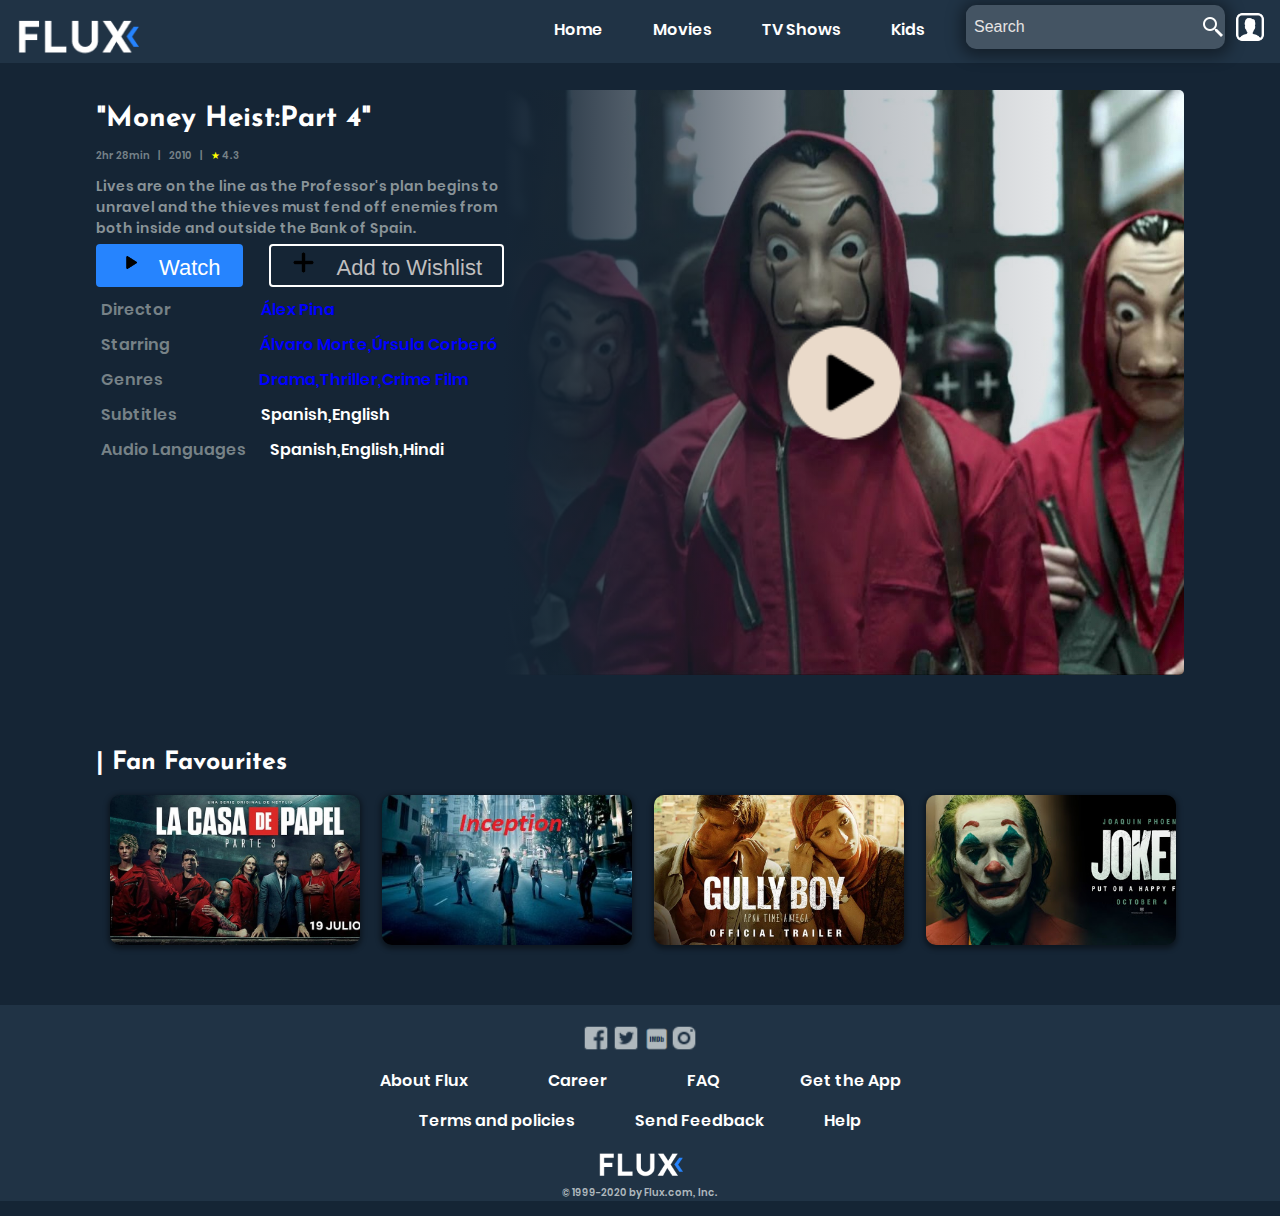
<file: flux/page2.html>
<html>



<head>
	<meta charset="UTF-8">
    <meta name="viewport" content="width=device-width, initial-scale=1.0">
	<title>FLUX</title>
	<link rel="shortcut icon" href="assets/icon/flux.png" >
        <link rel="stylesheet"  href="stylesheet.css">
	<link rel="stylesheet"  href="responsive.css">
    
</head>

 <body>
    <header>
      <div class="container">
        <div class="header-left">
		<a href="#">
          <img class="logo" src="assets/icon/flux.png"></a>
        </div>
		
		<div class="flex" Style="align-items=center;">
                
                <div class="search-bar flex">
                    <input type="text" name="search box" id="search-box" placeholder="Search">
                    <a href="#"><img  class="search" src="assets/icon/search.png"></a>
                </div>
                <div class="user" >
                    <a href="#"><img  src="assets/icon/user.png"  height="30px"></a>
                    
                </div>
            </div>
        <!-- Add a menu icon here -->
        <div class="menu" style="width:60%; ">
		<img class="dropbtn"  style="float:right;" src="assets/icon/menu.png">
		<div class="dropdown-content">
		<a href="index.html">Home</a>
		<a href="#">Movies</a>
		<a href="#">Kids</a>
		<a href="#"><div class="search-bar flex">
                    <input type="text" name="search box" id="search-box" placeholder="Search">
                    <a href="#"><img  class="search" src="assets/icon/search.png"></a>
                </div></a>
		<a href="#" style="margin-top:100px;"><img  src="assets/icon/user.png"  height="30px"></a>
		</div>
		</div>
        <div class="header-right">
          <a href="index.html">Home</a>
          <a href="#">Movies</a>
          <a href="#">TV Shows</a>
		  <a href="#">Kids</a>
        </div>
		
   </div>

		
    </header>
	<div class="abh"></div>
	
	<div class="top">
        <div id="heist" style="width:45%;">
			<div id="two">
                    <div id="first" style="color:white;">"Money Heist:Part 4"</div>
					<div class="abh2"></div>
					<p style="font-size:10px;margin-top:5px;color : #778288;">2hr 28min &nbsp&nbsp | &nbsp&nbsp 2010
                        &nbsp&nbsp | &nbsp&nbsp <span style="color:yellow;">★</span> 4.3
                    </p>
					<div class="abh2"></div>
                    <div id="second">Lives are on the line as the Professor's plan begins to unravel and the thieves must fend off enemies from both inside and outside the Bank of Spain.
                    </div>
					<div style="height:5px;"></div>
					<div class="option1" style="display:flex;justify-content: space-between;">
					<div>
                                <button class="watch-btn btn-1">
                                    <img class="watch-play-icon"src="assets/icon/play.png"style="filter: invert(1);" height="25px">Watch
                                    </button>
                            </div>
                            <div>
                                <button class="btn-1 watchlist-btn"><img src="assets/icon/plus.png" style="filter: invert(1);"height="25px"class=" watchlist-plus-icon">                               
                                    Add to Wishlist</button>
                            </div>
                            
                        </div>
						<div style="height:5px;"></div>
						<div class="inf">
						<div style="color:#778287;padding:5px;">Director&nbsp&nbsp&nbsp&nbsp&nbsp&nbsp&nbsp&nbsp&nbsp&nbsp&nbsp&nbsp&nbsp&nbsp&nbsp&nbsp&nbsp&nbsp&nbsp&nbsp&nbsp&nbsp&nbsp&nbsp&nbsp&nbsp&nbsp&nbsp&nbsp&nbsp<span style="color:blue;">Álex Pina</span></div>
						<div style="color:#778287;padding:5px;">Starring&nbsp&nbsp&nbsp&nbsp&nbsp&nbsp&nbsp&nbsp&nbsp&nbsp&nbsp&nbsp&nbsp&nbsp&nbsp&nbsp&nbsp&nbsp&nbsp&nbsp&nbsp&nbsp&nbsp&nbsp&nbsp&nbsp&nbsp&nbsp&nbsp&nbsp<span style="color:blue;">Álvaro Morte,Úrsula Corberó</span></div>
						<div style="color:#778287;padding:5px;">Genres&nbsp&nbsp&nbsp&nbsp&nbsp&nbsp&nbsp&nbsp&nbsp&nbsp&nbsp&nbsp&nbsp&nbsp&nbsp&nbsp&nbsp&nbsp&nbsp&nbsp&nbsp&nbsp&nbsp&nbsp&nbsp&nbsp&nbsp&nbsp&nbsp&nbsp&nbsp&nbsp<span style="color:blue;">Drama,Thriller,Crime Film</span></div>
						<div style="color:#778287;padding:5px;">Subtitles&nbsp&nbsp&nbsp&nbsp&nbsp&nbsp&nbsp&nbsp&nbsp&nbsp&nbsp&nbsp&nbsp&nbsp&nbsp&nbsp&nbsp&nbsp&nbsp&nbsp&nbsp&nbsp&nbsp&nbsp&nbsp&nbsp&nbsp&nbsp<span style="color:white;">Spanish,English</span></div>
						<div style="color:#778287;padding:5px;">Audio Languages&nbsp&nbsp&nbsp&nbsp&nbsp&nbsp&nbsp&nbsp<span style="color:white;">Spanish,English,Hindi</span></div>
						</div>
					
				</div>
		</div>
        <div id="play1">
            <div id="playbutton"><img src="assets/icon/playicon.png"></div>
           
				
            </div>
        </div>
    <div class="abh1"></div>



    <div class="bollywood">
        <span style="font-size: 25px;font-family: jose-bold ;">| Fan Favourites</span>
        <div class="bollywood-container">
            <a style="background-image: url(assets/movie/mh.jpg);">
                <div id="block1">
                    <div id="block2">
                        <div style="width: 15%;"> <img src="assets/icon/play.png" height="100%"> </div>
                        <div style="width: 80%;padding-left: 5%;">La Casa De Papel</div>
                        <div> <img src="assets/icon/plus.png" height="50%"></div>
                    </div>
                    <p style="font-size:11px;">A criminal mastermind who goes by "The Professor" has a plan to pull off
                        the biggest heist in recorded history.</p>
                    <p style="font-size:10px;margin-top:5px;color : #778287;">4 Seasons &nbsp&nbsp | &nbsp&nbsp 2017
                        &nbsp&nbsp | &nbsp&nbsp <span style="color:yellow;">★</span> 5.6<span id="UA">U/A</span>
                    </p>
                </div>
            </a>
            <a style="background-image: url(assets/movie/inception.jpg);">
                <div id="block1">
                    <div id="block2">
                        <div style="width: 15%;"> <img src="assets/icon/play.png" height="100%"> </div>
                        <div style="width: 80%;padding-left: 5%;">Inception</div>
                        <div> <img src="assets/icon/plus.png" height="50%"></div>
                    </div>
                    <p style="font-size:11px;">"Inception" is an intense, complex story, but it's always coherent,
                        imaginative, and entertaining.</p>
                    <p style="font-size:10px;margin-top:5px;color : #778287;">2hr 28min &nbsp&nbsp | &nbsp&nbsp 2010
                        &nbsp&nbsp | &nbsp&nbsp <span style="color:yellow;">★</span> 5.6<span id="UA">U/A</span>
                    </p>
                </div>
            </a>
            <a style="background-image: url(assets/movie/gullyboy.jpg);">
                <div id="block1">
                    <div id="block2">
                        <div style="width: 15%;"> <img src="assets/icon/play.png" height="100%"> </div>
                        <div style="width: 80%;padding-left: 5%;">Gully Boy</div>
                        <div> <img src="assets/icon/plus.png" height="50%"></div>
                    </div>
                    <p style="font-size:11px;">A coming-of-age story based on the lives of street
                        rappers in Mumbai</p>
                    <p style="font-size:10px;margin-top:5px;color : #778287;">2hr 33min &nbsp&nbsp | &nbsp&nbsp 2019
                        &nbsp&nbsp | &nbsp&nbsp <span style="color:yellow;">★</span> 5.6<span id="UA">U/A</span>
                    </p>
                </div>
            </a>
            <a style="background-image: url(assets/movie/joker.jpg);">
                <div id="block1">
                    <div id="block2">
                        <div style="width: 15%;"> <img src="assets/icon/play.png" height="100%"> </div>
                        <div style="width: 80%;padding-left: 5%;">Joker</div>
                        <div> <img src="assets/icon/plus.png" height="50%"></div>
                    </div>
                    <p style="font-size:11px;">Forever alone in a crowd, failed comedian Arthur Fleck seeks connection
                        as he walks the streets of Gotham City.</p>
                    <p style="font-size:10px;margin-top:5px;color : #778287;">2hr 2min &nbsp&nbsp | &nbsp&nbsp 2019
                        &nbsp&nbsp | &nbsp&nbsp <span style="color:yellow;">★</span> 5.6<span id="UA">U/A</span>
                    </p>
                </div>
            </a>
        </div>
    </div>

 
    
    <!-- FOOTER -->
    <div class="footer">
        

        <div class="footer-container" id="social">
            <a href="#"> <img src="assets/icon/fb.png" height="30px"></a>
            <a href="#"> <img src="assets/icon/twitter.png" height="30px"></a>
            <a href="#"> <img src="assets/icon/imdb.png" height="30px"></a>
            <a href="#"> <img src="assets/icon/ig.png" height="30px"></a>
        </div>
        <div class="footer-container" style="margin-top:15px">
            <a href="#">
                <p style="margin: auto 40px; color:white;" >About Flux</p>
            </a>
            <a href="#">
                <p style="margin: auto 40px;color:white;">Career</p>
            </a>
            <a href="#">
                <p style="margin: auto 40px;color:white;">FAQ</p>
            </a>
            <a href="#">
                <p style="margin: auto 40px;color:white;">Get the App</p>
            </a>
        </div>
        <div class="footer-container" style="margin-top:15px">
            <a href="#">
                <p style="margin: auto 30px;color:white;">Terms and policies</p>
            </a>
            <a href="#">
                <p style="margin: auto 30px;color:white;">Send Feedback</p>
            </a>
            <a href="#">
                <p style="margin: auto 30px;color:white;">Help</p>
            </a>
        </div>
        <div class="footer-container" style="margin-top:20px">
            <div><img src="assets/icon/flux.png" height="30px"></div>
        </div>
        <div class="footer-container" style="margin-top:2px">
            <div>
                <p style="font-size: 10px;">© 1999-2020 by Flux.com, Inc.</p>
            </div>
        </div>
    </div>
    
</body>

</html>
</file>
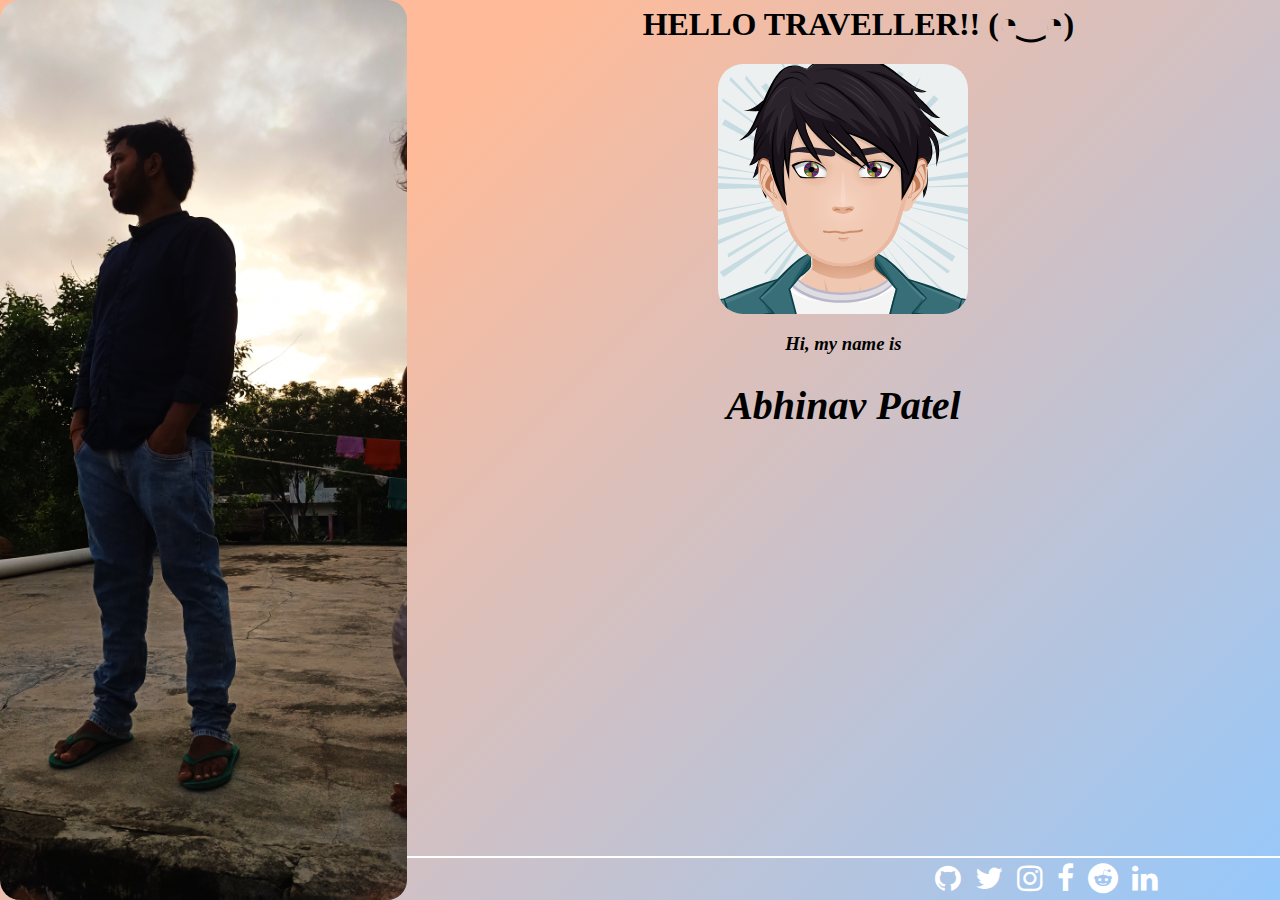
<file: personal website/about.html>
<!-- © HEY TRAVELLLER!!
	site designed and developed by 01000001011000100110100001101001011011100110000101110110001000000101000001100001011101000110010101101100 
	steganography
	cryptography
	morse
	qr
	obfuscation
	md5--><!DOCTYPE html>
<html>
<head>
	<meta charset="UTF-8">
        <meta name="viewport" content="width= device-width, initial-scale= 1.0">
        <meta http-equiv="ScreenOrientation" content="autoRotate:disabled">
        <title>About</title>
        <link rel="shortcut icon" href="images/myAvatar.png" >
        <link rel="stylesheet" href="images/stylesheet1.css">
        <link rel="stylesheet" href="https://cdnjs.cloudflare.com/ajax/libs/font-awesome/4.7.0/css/font-awesome.min.css">
</head>
<body>
	
		<img class="me" src="images/me.jpg">
		<div class="detail">
			<h1 class="floating" >HELLO TRAVELLER!! (◔‿◔)</h1>
		<div class="headers">
        <img src="images/myAvatar.svg" alt="myAvatar">
    	</div>
    	<h3 class="one" style="text-align: center;font-style: italic;">Hi, my name is</h3>
    	<h1 class="two" style="text-align: center;font-size: 2.5rem;font-style: italic;">Abhinav Patel</h1>
    	<div align="center" class="font">
    	<i onclick="location.href = 'https://github.com/abetpal';" class="fa fa-github" ></i>
    	<i onclick="location.href = 'https://twitter.com/abhinavpatel007';" class="fa fa-twitter" ></i>
    	<i onclick="location.href = 'https://www.instagram.com/abhinavpatel007/';" class="fa fa-instagram" ></i>
    	<i onclick="location.href = 'https://www.facebook.com/profile.php?id=100017246671602';" class="fa fa-facebook" ></i>
    	<i onclick="location.href = 'https://www.reddit.com/user/nobrakebicycle';" class="fa fa-reddit" ></i>
    	<i onclick="location.href = 'https://www.linkedin.com/in/abhinav-p-920b09b9/';" class="fa fa-linkedin"></i>
    	</div>
		</div>
		<div align="center" class="fontone">
    	<i onclick="location.href = 'https://github.com/abetpal;" class="fa fa-github" ></i>
    	<i onclick="location.href = 'https://twitter.com/abhinavpatel007';" class="fa fa-twitter" ></i>
    	<i onclick="location.href = 'https://www.instagram.com/abhinavpatel007/';" class="fa fa-instagram" ></i>
    	<i onclick="location.href = 'https://www.facebook.com/profile.php?id=100017246671602';" class="fa fa-facebook" ></i>
    	<i onclick="location.href = 'https://www.reddit.com/user/nobrakebicycle';" class="fa fa-reddit" ></i>
    	<i onclick="location.href = 'https://www.linkedin.com/in/abhinav-p-920b09b9/';" class="fa fa-linkedin"></i>
    	</div>
    	</div>
    
</body>
</html>
</file>
<file: flux/stylesheet.css>
/* header */
* {
  box-sizing: border-box;
}
html, body,
ul, ol, li,
h1, h2, h3, h4, h5, h6, p, div {
  margin: 0;
  padding: 0;
}
body{
	 background-color: #152535;
    font-family: poppins;
}
.container {
  max-width: 100%;
  padding: 0 15px;
  margin: 0 auto;
}
a {
  text-decoration: none;
}
header {
  height: 6opx;
  width: 100%;
  background-color: #203345;
  position :fixed;
  top: 0;
  z-index: 10;
}
.menu{
  
  float: right;
  
  padding: 21px 0;
  display: none;
}
.logo {
  width: 124px;
  margin-top: 20px;
}

.header-left {
  float: left;
}

.header-right {
  float: right;
}

.header-right a {
  line-height: 60px;
  padding: 0 25px;
  color: white;
  display: block;
  float: left;
  transition: all 0.5s;
}
.flex {
	padding :5px 0px;
	display: flex;
	float:right;
	align-items: center;
	
	justify-content: space-between;
}
input#search-box {
	width: 100%;
	padding: 8px 20px 8px 8px;
	font-size: 1rem;
	background-color: #445463;
	color: #eff1f3;
	border: none;
	outline: none;
	border-radius: 4px;
}


#search-box:hover {
	background-color: rgb(105, 105, 105);
}

::placeholder {
	color: rgb(231, 228, 228);
}

.search-bar {
	box-shadow: 0 2px 15px 5px rgba(0, 0, 0, 0.4);
	margin-left: 16px;
	border-radius:10px;
	background-color: #445463;
}

.user
{
	margin-left:10px;
}

.header-right a:hover {
  box-shadow: inset 0px 2px 0px 0px #2a83f2;
}
/*font */
@font-face {
    font-family: poppins;
    src: url('assets/font/Poppins-SemiBold.ttf');
}

@font-face {
    font-family: jose;
    src: url('assets/font/JosefinSans-Medium.ttf');
}

@font-face {
    font-family: jose-bold;
    src: url('assets/font/JosefinSans-Bold.ttf');
}

/* body */
.abh{
	height:60px;
}
.top {
    
	
    width: 85%;
    margin: auto;
    margin-top: 30px;
    display: flex;
    justify-content: space-between;
}

#money {
    height: 97%;
    width: 22.5%;
    border-radius: 5px;
    background-color: #203345;
    
    transition: 0.3s ease-in-out;
    background-image: url('assets/movie/mh_vertical.jpg');    
    background-size:     cover;              
    background-repeat:   no-repeat;
    background-position: center center;
}

#money:hover {
    box-shadow: 0 2px 15px 5px rgba(0, 0, 0, 0.4);
}
button,
button::after {
	transition: all 0.3s;
}

button {
	outline: none;
	border: 2px solid white;
	border-radius: 4px;
	font-size: 22px;
	padding: 4px 32px;
	background: transparent;
	color: rgb(192, 191, 191);
	cursor: pointer;
	position: relative;
}

button::before,
button::after {
  background: rgb(255, 255, 255);
  content: '';
  position: absolute;
  z-index: -1;
}

button:hover {
  color: #00050a;
}

.btn-1::after {
  height: 0;
  left: 0;
  top: 0;
  width: 100%;
}

.btn-1:hover:after {
  height: 100%;
}
.abh1{
	height:25px;
}
.watch-btn {
	background-color: #2684fe;
	border: 2px solid #2684fe;
	color:white;
	outline: none;
	padding: 4px 20px;
}
.option{
	width :100%;
	position: absolute;
    bottom:-60px;
	display: flex;
    justify-content: space-between;
}
.watch-btn:hover {
	background-color: #ffffff;
	border: 2px solid #ffffff;
	color:rgb(0, 0, 0);
}

.watchlist-btn {
	padding: 4px 20px;
}

.watch-play-icon {
	margin-right: 16px;
	font-size: 24px;
}

.watchlist-plus-icon {
	margin-right: 16px;
	font-size: 28px;
}
#play {
    position: relative;
    height: 100%;
    width: 75%;
    border-radius: 5px;
    transition: 0.3s ease-in-out;
    background-image: linear-gradient(to bottom, rgba(255, 255, 255, 0), rgba(21, 37, 53, 0.3), rgba(21, 37, 53, 1)), url('assets/movie/moneyheist.jpg');
    background-size:     cover;              
    background-repeat:   no-repeat;
    background-position: center center;
}
#play1 {
    position: relative;
    height: 100%;
    width: 75%;
    border-radius: 5px;
    transition: 0.3s ease-in-out;
    background-image: linear-gradient(to left, rgba(255, 255, 255, 0), rgba(21, 37, 53, 0.3), rgba(21, 37, 53, 1)), url('assets/movie/moneyheist.jpg');
    background-size:     cover;              
    background-repeat:   no-repeat;
    background-position: center center;
}

#playbutton {
    width: 100%;
    height: 100%;
    display: flex;
    justify-content: center;
    align-items: center;
}

#playbutton>img {
    
    height: 20%;
    width: auto;
    filter: invert(1);
    transition: 0.3s ease-in-out;
}
.abh2{
	height:10px;
}
#play:hover #playbutton>img {
    
    filter: invert(0);
}

#title {
    position: absolute;
    bottom: -10px;
    color: white;
    
    height: 20%;
    width: 100%;
    
    display: flex;
    justify-content: space-between;
}

#title #two {
    width: 90%;
}

#first{
    margin-top: 15px;
    font-size: 28px;
    font-family: jose-bold;
}


 
.bollywood {
    color: white;
    width: 85%;
    margin: auto;
    margin-top: 50px;
}

.bollywood-container {
    display: flex;
    flex-wrap: wrap;
    justify-content: space-around;
}

.bollywood-container>a {
    height: 150px;
    width: 250px;
    margin-top:20px;
    margin-left: 5px;
    margin-left: 5px;
    border-radius: 10px;
    background-color: #203345;
    box-shadow: 0 2px 5px 2px rgba(0, 0, 0, 0.4);
    background-size:     cover;              
    background-repeat:   no-repeat;
    background-position: center center;
    transition: 0.3s ease-in-out;
    text-decoration: none;
    color: white;
}

.bollywood-container>a:hover {
    transform: scale(1.2);
    border-radius: 10px 10px 0px 0px;
}

.bollywood-container>a #block1 {
    display: none;
}

.bollywood-container>a:hover #block1 {
    display: block;
    margin-top: 150px;
    padding: 10px;
    background-color: #203345;
    border-radius: 0px 0px 10px 10px;
}

#block2 {
    height: 35px;
    width: 100%;
    
    margin-top: 2px;
    margin-bottom: 10px;
    display: flex;
    
    align-items: center;
}

#UA {
    float: right;
    border: 1px solid white;
    font-size: 8px;
    width: 30px;
    text-align: center;
    padding-top: 2px;
}


.language {
    color: white;
    width: 85%;
    margin: auto;
    margin-top: 50px;
    
}
 


.language-container>a:hover {
    box-shadow: 0 2px 15px 5px rgba(0, 0, 0, 0.8);
}


.rated {
    color: white;
    width: 85%;
    margin: auto;
    margin-top: 50px;
   
}

.rated-container {
    margin-top: 15px;
    width: 100%;
    height: 400px;
    background-color: #203345;
    border-radius: 12px;
    box-shadow: 0 2px 5px 2px rgba(0, 0, 0, 0.4);
}

.rated-container:hover .rated-poster {
    filter: saturate(1.5);
}

.rated-poster {
    background-image: url('assets/movie/avenger.jpg');
    box-shadow: 0 2px 5px 2px rgba(0, 0, 0, 0.3);
    border-radius: 12px;
    width: 100%;
    height: 75%;
    transition: 0.2s ease-in-out;
    background-size:     cover;              
    background-repeat:   no-repeat;
    background-position: center center;
    
}

.rated-moviename-container {
    
    height: 25%;
    display: flex;
    justify-content: space-between;
    text-decoration: none;
    color: white;
}



.genre {
    color: white;
    width: 100%;
    margin: auto;
    margin-top: 50px;
}

.genre-container {
    display: flex;
    flex-wrap: wrap;
    justify-content: space-around;
}

.genre-container>div {
    
    margin-top: 20px;
    margin-left: 5px;
    margin-right: 5px;
    height: 190px;
    width: 270px;
    background-color: #203345;
    border-radius: 12px;
    transition: 0.2s ease-in-out;
    box-shadow: 0 2px 5px 2px rgba(0, 0, 0, 0.4);
}

.genre-movie {
    box-shadow: 0 2px 5px 2px rgba(0, 0, 0, 0.3);
    border-radius: 12px;
    width: 100%;
    height: 75%;
    transition: 0.3s ease-in-out;
    background-size: 100% auto;
    background-position: center;
}

.genre-container>div:hover .genre-movie {
    background-size: 110% auto;
}

.genre-moviename {
    display: flex;
    flex-wrap: wrap;
    align-items: center;
    height: 25%;
    justify-content: space-between;
    margin-left: 15px;
    margin-right: 15px;
  
}


.see {
    background-color: #203345;
    width: 85%;
    height: 50px;
    border-radius: 5px;
    margin: auto;
    margin-top: 50px;
    display: flex;
    align-items: center;
    justify-content: center;
    color: #afb8bd;
    font-size: 20px;
    transition: box-shadow 0.15s ease-in-out;
}

.see:hover {
    box-shadow: 0 10px 15px 2px rgba(0, 0, 0, 0.2);
}


/* footer */
#social{
    padding-top: 18px;
    flex-direction: row;
    justify-content: center;
}

#social>div{
    margin-left: 5px;
    margin-right: 5px;
}
.footer {
    background-color: #203345;
    margin-top: 60px;
    margin-bottom: 15px;
}

.footer-container>div:hover {
    opacity: 0.6;
}
.footer-container>a:hover {
    opacity: 0.6;
}
</file>
<file: flux/responsive.css>
@media screen and (max-width: 1050px) {
	.option button{
		display:none;
	}
	.inf div{
		display:none;
	}
	.header-right a{
		display:none;
	}
	
	.flex div{
		display:none;
	}
	.option1 button
	{
		display:none;
	}
	
.dropbtn {
  background-color: #203345;
  color: white;
  padding: 16px;
  font-size: 16px;
  border: none;
}
.abh{
	height:70px;
}

.menu {
  position: relative;
  display: block;
}
input#search-box {
	width: 100%;
	padding: 12px 16px;
	font-size: 1rem;
	background-color: #445463;
	color: #eff1f3;
	border: none;
	outline: none;
	border-radius: 4px;
}



.dropdown-content {
  display: none;
  position: absolute;
  background-color: #203345;
  min-width: 160px;
  box-shadow: 0px 8px 16px 0px rgba(0,0,0,0.2);
  z-index: 1;
}


.dropdown-content a {
  color: white;
  padding: 12px 16px;
  text-decoration: none;
  display: block;
}
.dropdown-content .search1 {
  color: white;
  padding: 12px 16px;
  text-decoration: none;
  display: block;
}


.dropdown-content a:hover {background-color: #778287;box-shadow: inset 0px 2px 0px 0px #2a83f2;}
.dropdown-content .search1:hover {background-color: #778287;box-shadow: inset 0px 2px 0px 0px #2a83f2;}


.menu:hover .dropdown-content {display: block;}


.menu:hover .dropbtn {background-color: #3e8e41;}
}
@media screen and (max-width: 670px) {
	.flex .search-bar{
		display: none;
	}
	.top{
        height: 30%;
    }
    #title #one{
        display: none;
    }
    #first{
        margin-top: 0px;
        display: block;
        margin-left: 15px;
        width: 100%;
       
        font-size: 15px;
    }
	
	.option button{
		display:none;
	}
	
    #second{
        display: none;
    }
    #title #three{
        display: none;
    }
	.language-container{
        display:flex;
        flex-direction: column;
    }
    .language-container>a{
        height : 50px;
        margin-top: 15px;  
        width: 100%;  
        border-radius: 10px;
        box-shadow: 0 2px 5px 2px rgba(0, 0, 0, 0.4);
        background-size: 100% auto;
        background-repeat: no-repeat;
        transition: 0.3s ease-in-out;   
    }
    
    .language-container>a p{
        display: block;
        padding-top: 12px;
        padding-left: 30px;
        width: 100%;
        height: 52px;
        border-radius: 10px;
        background-color: #203345;;
    }
	.rated-moviename-container #one{
        display: none;
    }
    .rated-moviename-container #three{
        width: 25%;
        background-image: url('assets/icon/plus.png');
        background-repeat: no-repeat;
        background-size: 40%;
        background-position: center;
        margin-right: 1%;
    }
    .rated-moviename-container #two #rated-title{
        margin-top: 15px;
        margin-left: 30px;
        font-size: 20px;
    }

    .rated-moviename-container #two #time{
        display: none;
    }
	 .footer-container {
        display: flex;
        flex-direction: column;
    }
    .footer-container>div {
        color: #afb8bd;
        margin: 0px auto;
        transition: 0.2s ease-in-out;
    }
}




@media screen and (min-width: 670px) {
	 .footer-container {
        display: flex;
        flex-wrap: wrap;
        justify-content: center;
    }
    .footer-container>div {
        color: #afb8bd;
        margin-left: 8px;
        margin-right: 8px;
        transition: 0.2s ease-in-out;
    }
	 .rated-moviename-container #one {
        width: 10%;
        background-image: url('assets/icon/play.png');
        background-repeat: no-repeat;
        background-size: 40%;
        background-position: center;
    }

    .rated-moviename-container #two {
        width: 90%;
    }

    .rated-moviename-container #two #rated-title{
        margin-top: 15px;
        font-size: 28px;
    }

    .rated-moviename-container #two #time{
        margin-top: 2px;
        color : #899398;
        font-size: 14px;
    }

    .rated-moviename-container #three {
        width: 10%;
        background-image: url('assets/icon/plus.png');
        background-repeat: no-repeat;
        background-size: 40%;
        background-position: center;
        margin-right: 1%;
    }
	.language-container {
        display: flex;
        flex-wrap: wrap;
        justify-content: space-between;
    }

    .language-container>a {
        height: 130px;
        width: 130px;
        margin-left : 10px;
        margin-right : 10px;
        margin-top: 20px;
        border-radius: 10px;
        background-color: #203345;
        box-shadow: 0 2px 5px 2px rgba(0, 0, 0, 0.4);
        background-size: 100% auto;
        background-repeat: no-repeat;
        transition: 0.3s ease-in-out;
    }
    .language-container>a p{
        display: none;
    }
	.top{
        height: 65%;
    }
    
    #title #one {
        width: 10%;
        background-image: url('assets/icon/play.png');
        background-repeat: no-repeat;
        background-size: 40%;
        background-position: center;
        
    }

    #second{
        margin-top: 2px;
        color : #899398;
        font-size: 14px;
    }
    
    #title #three {
        width: 10%;
        background-image: url('assets/icon/plus.png');
        background-repeat: no-repeat;
        background-size: 40%;
        background-position: center;
        margin-right: 1%;
    }
}
</file>
<file: personal website/images/stylesheet0.css>
body {
  background-image: url(back.png);
  background-repeat: no-repeat;
  background-attachment: fixed;  
  background-size: cover;
  overflow-y: scroll;
}
body::-webkit-scrollbar {
  height: 100%;
  display: none;
}
body {
  -ms-overflow-style: none; 
  scrollbar-width: none;  
}
.floating {  
    animation-name: floating;
    animation-duration: 3s;
    animation-iteration-count: infinite;
    animation-timing-function: ease-in-out;
    margin-left: 30px;
    margin-top: 5px;
}
@keyframes floating {
    from { transform: translate(0,  0px); }
    65%  { transform: translate(0, 15px); }
    to   { transform: translate(0, -0px); }    
}
h1
{
    color: #aaa9ad;
    text-align: center;
    user-select: none;
}
h1:hover{
    color: #757575;
}
.headers{
    width: 250px;
    height: 250px;
    display: block;
    margin-left: auto;
    margin-right: auto;
    opacity: 1;
    user-select: none;

}

.headers>img{
    border-radius: 25px 25px 25px 25px;
}
.headers>img:hover{
    opacity: .5;
    transform: scale(1.1);
     }
audio{
  opacity: .7;
}
audio:hover
{
  opacity: .5;


}
.center{
  margin-top: 10px;
  display: block;
  margin-left: auto;
  margin-right: auto;
  width: 10%;
  height: 10%;
  user-select: none;
}
.center:hover{
  border:2px solid green;
  opacity: .7;
    transform: scale(1.1);
}
.font{
  position: absolute;
  width: 100%;
  bottom: 0;
  margin-bottom: 2px;
  border-top: 2px solid white;
  user-select: none;
}
.font>i
{
  font-size: 30px;
  padding: 5px;
  color: white;
}
.font>i:hover{
  opacity: .7;
}
.fa-github:hover{
  color: #000000;
}
.fa-twitter:hover{
  color: aqua;
}
.fa-instagram:hover{
  color: pink;
}
.fa-facebook:hover{
  color:blue;
}
.fa-reddit:hover{
  color: orange;
}
q{
  font-style: italic;
}
@media only screen and (max-height: 600px) {
  .font{
  position:relative;
  width: 100%;
  margin-top: auto;
  margin-bottom: auto;
  border-top: 2px solid white;
  user-select: none;
  }

  }
</file>
<file: personal website/images/stylesheet1.css>
body {
  display: flex;
  overflow-y: scroll;
  margin: 0;
  padding: 0;
  background-color: #96c8fb;
  background-image: linear-gradient(315deg, #96c8fb 0%, #ffbb99 74%);

}
body::-webkit-scrollbar {
  height: 100%;
  display: none;
}
body {
  -ms-overflow-style: none; 
  scrollbar-width: none;  
}

.me
{
  user-select: none;
  width:auto;
  height:100vh;
  border-radius: 20px;
}
.me:hover{
  box-shadow: 0 4px 8px 0 rgba(0, 0, 0, 0.8), 0 6px 20px 0 rgba(0, 0, 0, 1);
  transform: scale(1.1);
  opacity: .8;
  filter: grayscale(100%);
}
.detail{
  width:100%;
}
.floating {  
    animation-name: floating;
    animation-duration: 3s;
    animation-iteration-count: infinite;
    animation-timing-function: ease-in-out;
    margin-left: 30px;
    margin-top: 5px;
}
@keyframes floating {
    from { transform: translate(0,  0px); }
    65%  { transform: translate(0, 15px); }
    to   { transform: translate(0, -0px); }    
}
h1
{
    color: #000000;
    text-align: center;
    user-select: none;
}
h1:hover{
    color: #757575;
}
.headers{
    width: 250px;
    height: 250px;
    display: block;
    margin-left: auto;
    margin-right: auto;
    opacity: 1;
    user-select: none;

}

.headers>img{
    border-radius: 25px 25px 25px 25px;
}

.headers>img:hover
{
    border:2px solid green;
    transform: scale(1.1);
 }
.font{
  position: absolute;
  width: 100%;
  bottom: 0;
  margin-bottom: 2px;
  border-top: 2px solid white;
  user-select: none;
}
.font>i
{
  font-size: 30px;
  padding: 5px;
  color: white;
}
.font>i:hover{
  opacity: .7;
}
.fa-github:hover{
  color: #000000;
}
.fa-twitter:hover{
  color: aqua;
}
.fa-instagram:hover{
  color: pink;
}
.fa-facebook:hover{
  color:blue;
}
.fa-reddit:hover{
  color: orange;
}
.fa-linkedin:hover{
  color: blue;
}
.fontone{
  display: none;
}

     @media only screen and (max-width: 600px) {
  body {
  display: flex;
  flex-direction: column;
  overflow-y: scroll;
  margin: 0;
  padding: 0;
  background-color: #96c8fb;
  background-image: linear-gradient(315deg, #96c8fb 0%, #ffbb99 74%);

}
body::-webkit-scrollbar {
  height: 100%;
  display: none;
}
body {
  -ms-overflow-style: none; 
  scrollbar-width: none;  
}

.me
{
  margin-top: 5 px;
  order: 2;
  user-select: none;
  width:auto;
  height:100vh;
  margin-left: auto;
  margin-right: auto;
  border-radius: 20px;
}
.me:hover{
  box-shadow: 0 4px 8px 0 rgba(0, 0, 0, 0.8), 0 6px 20px 0 rgba(0, 0, 0, 1);
  transform: scale(1.1);
  opacity: .8;
  filter: grayscale(100%);
}
.detail{
  order: 1;
}
.fontone{
  display: block;
  order :3;
  user-select: none;
}
.fontone>i
{
  font-size: 30px;
  padding: 5px;
  color: white;
  margin-top: 5px;
  border-top: 2px solid white;
}
.fontone>i:hover{
  opacity: .7;
}

.font{
  display: none;
}
.headers{
  display: none;
}
}
@media only screen and (max-height: 600px) {
  body {
  display: flex;
  flex-direction: column;
  overflow-y: scroll;
  margin: 0;
  padding: 0;
  background-color: #96c8fb;
  background-image: linear-gradient(315deg, #96c8fb 0%, #ffbb99 74%);

}
body::-webkit-scrollbar {
  height: 100%;
  display: none;
}
body {
  -ms-overflow-style: none; 
  scrollbar-width: none;  
}

.me
{
  margin-top: 5 px;
  order: 2;
  user-select: none;
  width:auto;
  height:100vh;
  margin-left: auto;
  margin-right: auto;
  border-radius: 20px;
}
.me:hover{
  box-shadow: 0 4px 8px 0 rgba(0, 0, 0, 0.8), 0 6px 20px 0 rgba(0, 0, 0, 1);
  transform: scale(1.1);
  opacity: .8;
  filter: grayscale(100%);
}
.detail{
  order: 1;
}
.fontone{
  display: block;
  order :3;
  user-select: none;
}
.fontone>i
{
  font-size: 30px;
  padding: 5px;
  color: white;
  margin-top: 5px;
  border-top: 2px solid white;
}
.fontone>i:hover{
  opacity: .7;
}

.font{
  display: none;
}
.headers{
  display: none;
}
}
</file>
